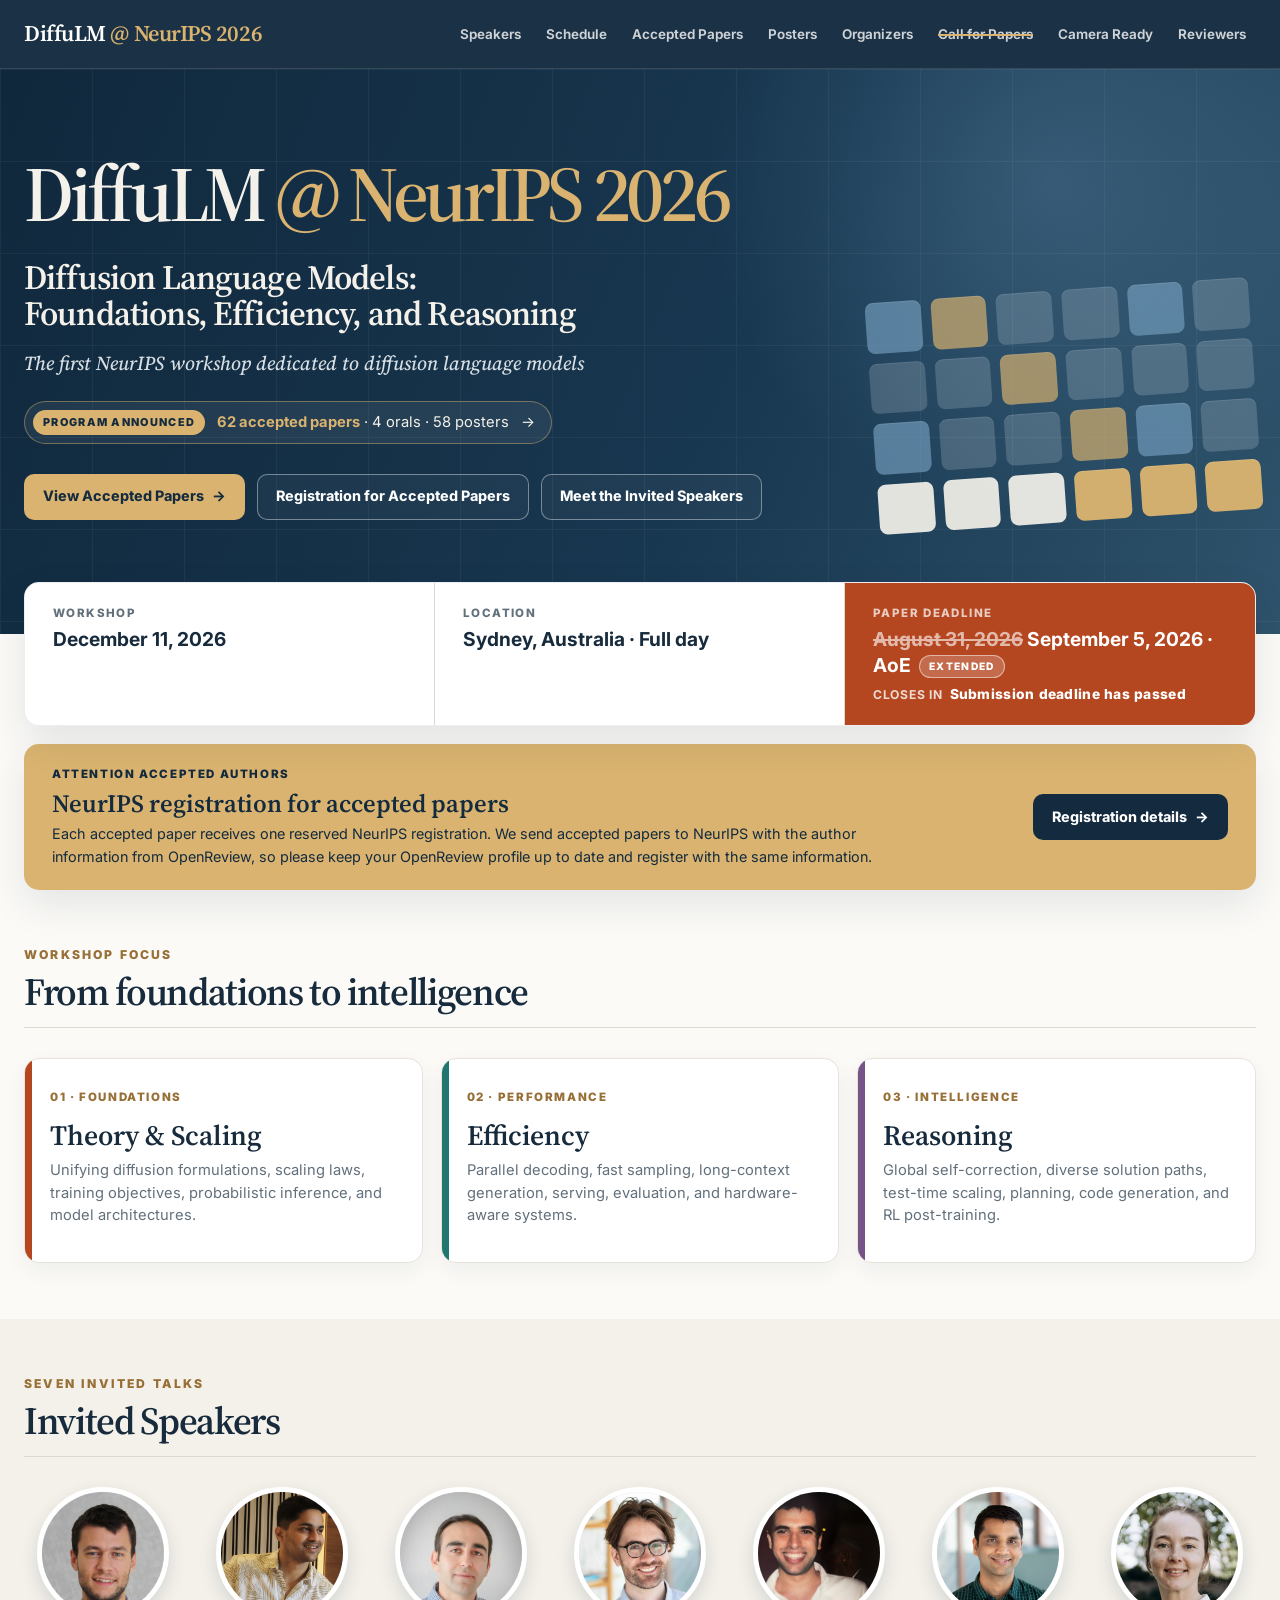
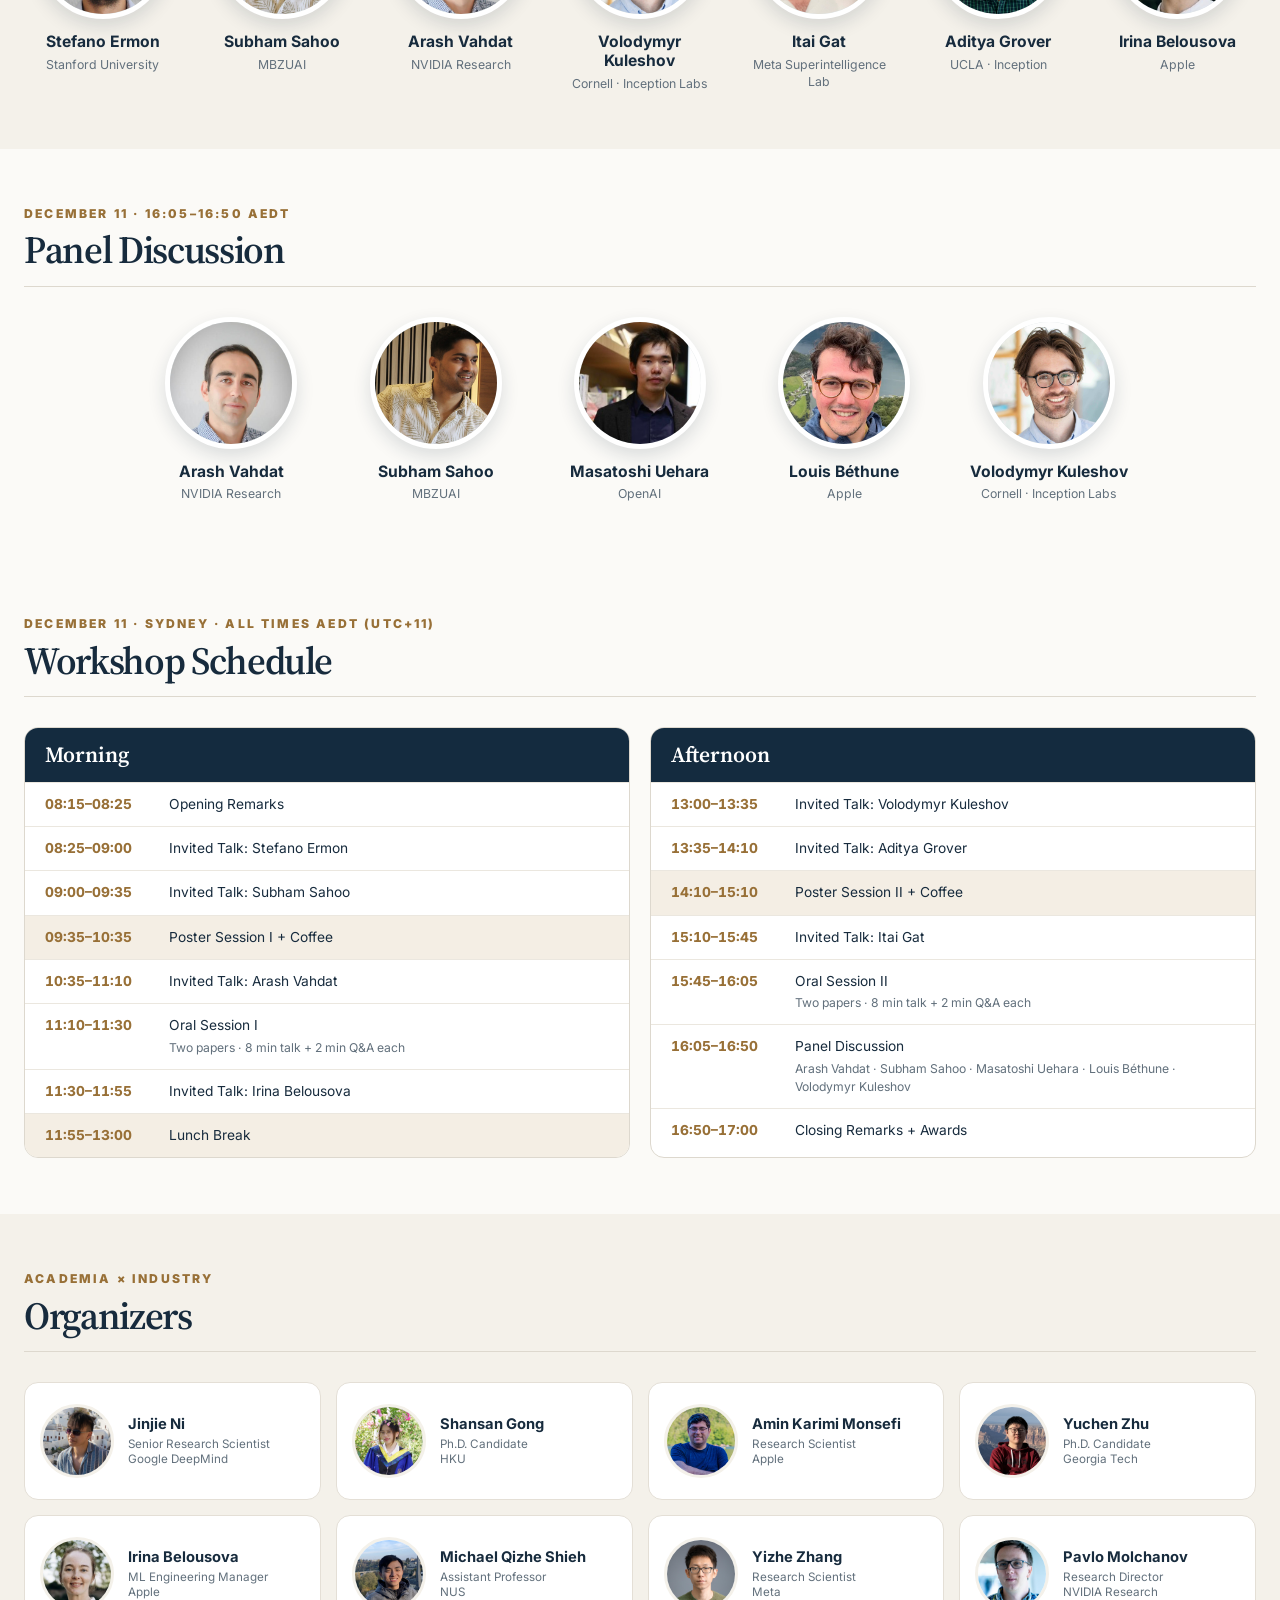
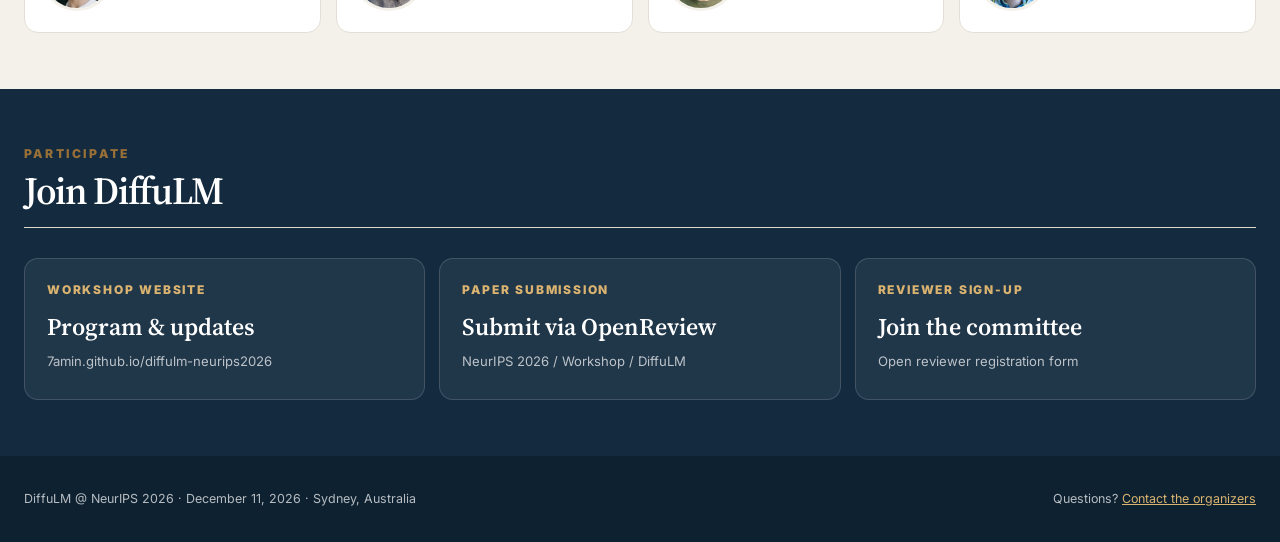
<file: index.html>
<!doctype html>
<html lang="en">
<head>
  <meta charset="utf-8">
  <meta name="viewport" content="width=device-width, initial-scale=1">
  <title>DiffuLM @ NeurIPS 2026</title>
  <meta name="description" content="DiffuLM @ NeurIPS 2026 — the first NeurIPS workshop dedicated to diffusion language models. December 11, 2026 in Sydney, Australia.">
  <meta name="theme-color" content="#142b3f">
  <meta property="og:title" content="DiffuLM @ NeurIPS 2026">
  <meta property="og:description" content="The first NeurIPS workshop dedicated to diffusion language models.">
  <meta property="og:type" content="website">
  <meta property="og:url" content="https://7amin.github.io/diffulm-neurips2026/">
  <meta property="og:image" content="https://7amin.github.io/diffulm-neurips2026/assets/og-image.png">
  <meta name="twitter:card" content="summary_large_image">
  <meta name="twitter:title" content="DiffuLM @ NeurIPS 2026">
  <meta name="twitter:description" content="The first NeurIPS workshop dedicated to diffusion language models.">
  <meta name="twitter:image" content="https://7amin.github.io/diffulm-neurips2026/assets/og-image.png">
  <link rel="icon" href="data:image/svg+xml,<svg xmlns='http://www.w3.org/2000/svg' viewBox='0 0 64 64'><rect width='64' height='64' rx='14' fill='%23142b3f'/><text x='32' y='45' font-family='Georgia,serif' font-size='34' fill='%23d9b36f' text-anchor='middle'>D</text></svg>">
  <link rel="preconnect" href="https://fonts.googleapis.com">
  <link rel="preconnect" href="https://fonts.gstatic.com" crossorigin>
  <link href="https://fonts.googleapis.com/css2?family=Inter:wght@400;500;600;700;800&amp;family=Source+Serif+4:ital,opsz,wght@0,8..60,500;0,8..60,600;1,8..60,500;1,8..60,600&amp;display=swap" rel="stylesheet">
  <link rel="stylesheet" href="assets/site.css?v=20261104b">
  <script src="assets/site.js?v=20261104b" defer></script>
</head>
<body>
  <a class="skip-link" href="#main">Skip to content</a>

  <nav class="site-nav" aria-label="Primary navigation">
    <div class="nav-inner">
      <a class="nav-brand" href="index.html" aria-label="DiffuLM home">DiffuLM <span>@ NeurIPS 2026</span></a>
      <div class="nav-links">
        <a class="nav-link" href="#speakers">Speakers</a>
        <a class="nav-link" href="#schedule">Schedule</a>
        <a class="nav-link" href="papers.html">Accepted Papers</a>
        <a class="nav-link" href="posters.html">Posters</a>
        <a class="nav-link" href="#organizers">Organizers</a>
        <a class="nav-link nav-link--closed" href="cfp.html" title="Submissions are closed"><s>Call for Papers</s><span class="visually-hidden"> (closed)</span></a>
        <a class="nav-link" href="camera-ready.html">Camera Ready</a>
        <a class="nav-link" href="reviewers.html">Reviewers</a>
      </div>
    </div>
  </nav>

  <main id="main">
    <header class="hero">
      <div class="hero-inner">
        <div>
          <h1><span class="brand-word">DiffuLM</span> <span class="event-word">@ NeurIPS 2026</span></h1>
          <p class="formal-title">Diffusion Language Models:<br>Foundations, Efficiency, and Reasoning</p>
          <p class="first-line">The first NeurIPS workshop dedicated to diffusion language models</p>
          <a class="hero-announce" href="papers.html">
            <span class="hero-announce-tag">Program announced</span>
            <span><strong>62 accepted papers</strong> · 4 orals · 58 posters</span>
            <span aria-hidden="true">→</span>
          </a>
          <div class="hero-actions">
            <a class="button button--gold" href="papers.html">View Accepted Papers <span aria-hidden="true">→</span></a>
            <a class="button button--outline" href="camera-ready.html#registration">Registration for Accepted Papers</a>
            <a class="button button--outline" href="#speakers">Meet the Invited Speakers</a>
          </div>
        </div>

        <div class="diffusion-figure" aria-hidden="true">
          <div class="token-grid">
            <i class="token"></i><i class="token"></i><i class="token"></i><i class="token"></i><i class="token"></i><i class="token"></i>
            <i class="token"></i><i class="token"></i><i class="token"></i><i class="token"></i><i class="token"></i><i class="token"></i>
            <i class="token"></i><i class="token"></i><i class="token"></i><i class="token"></i><i class="token"></i><i class="token"></i>
            <i class="token"></i><i class="token"></i><i class="token"></i><i class="token"></i><i class="token"></i><i class="token"></i>
          </div>
        </div>
      </div>
    </header>

    <div class="fact-strip" aria-label="Workshop details">
      <div class="fact"><span class="fact-label">Workshop</span><strong>December 11, 2026</strong></div>
      <div class="fact"><span class="fact-label">Location</span><strong>Sydney, Australia · Full day</strong></div>
      <div class="fact fact--deadline">
        <span class="fact-label">Paper deadline</span>
        <strong><s class="date-old">August 31, 2026</s> <span class="date-new">September 5, 2026 · AoE</span><span class="extended-tag">Extended</span></strong>
        <span class="countdown" data-countdown data-deadline="2026-09-06T12:00:00Z">
          <span class="countdown-label">Closes in</span>
          <span class="countdown-value" data-countdown-value>Calculating…</span>
        </span>
      </div>
    </div>

    <aside class="attention-banner" aria-labelledby="attention-title">
      <div>
        <p class="attention-label">Attention accepted authors</p>
        <h2 id="attention-title">NeurIPS registration for accepted papers</h2>
        <p>Each accepted paper receives one reserved NeurIPS registration. We send accepted papers to NeurIPS with the author information from OpenReview, so please keep your OpenReview profile up to date and register with the same information.</p>
      </div>
      <a class="button" href="camera-ready.html#registration">Registration details <span aria-hidden="true">→</span></a>
    </aside>

    <section class="section section--compact" aria-labelledby="focus-title">
      <div class="section-heading reveal">
        <div>
          <p class="eyebrow">Workshop focus</p>
          <h2 id="focus-title">From foundations to intelligence</h2>
        </div>
      </div>
      <div class="pillars reveal">
        <article class="pillar">
          <span class="pillar-index">01 · Foundations</span>
          <h3>Theory &amp; Scaling</h3>
          <p>Unifying diffusion formulations, scaling laws, training objectives, probabilistic inference, and model architectures.</p>
        </article>
        <article class="pillar">
          <span class="pillar-index">02 · Performance</span>
          <h3>Efficiency</h3>
          <p>Parallel decoding, fast sampling, long-context generation, serving, evaluation, and hardware-aware systems.</p>
        </article>
        <article class="pillar">
          <span class="pillar-index">03 · Intelligence</span>
          <h3>Reasoning</h3>
          <p>Global self-correction, diverse solution paths, test-time scaling, planning, code generation, and RL post-training.</p>
        </article>
      </div>
    </section>

    <section class="band--cream" id="speakers" aria-labelledby="speakers-title">
      <div class="section section--compact">
        <div class="section-heading reveal">
          <div>
            <p class="eyebrow">Seven invited talks</p>
            <h2 id="speakers-title">Invited Speakers</h2>
          </div>
        </div>
        <div class="speakers-grid reveal">
          <article class="speaker">
            <div class="speaker-photo"><img src="assets/people/stefano-ermon.jpg" alt="Stefano Ermon" width="800" height="800" loading="lazy"></div>
            <h3><a href="https://cs.stanford.edu/~ermon/" target="_blank" rel="noopener">Stefano Ermon</a></h3>
            <p class="speaker-affil">Stanford University</p>
          </article>
          <article class="speaker">
            <div class="speaker-photo"><img src="assets/people/subham-sahoo.jpg" alt="Subham Sahoo" width="800" height="800" loading="lazy"></div>
            <h3><a href="https://s-sahoo.com/" target="_blank" rel="noopener">Subham Sahoo</a></h3>
            <p class="speaker-affil">MBZUAI</p>
          </article>
          <article class="speaker">
            <div class="speaker-photo"><img src="assets/people/arash-vahdat.jpg" alt="Arash Vahdat" width="800" height="800" loading="lazy"></div>
            <h3><a href="http://latentspace.cc" target="_blank" rel="noopener">Arash Vahdat</a></h3>
            <p class="speaker-affil">NVIDIA Research</p>
          </article>
          <article class="speaker">
            <div class="speaker-photo"><img src="assets/people/volodymyr-kuleshov.jpg" alt="Volodymyr Kuleshov" width="800" height="800" loading="lazy"></div>
            <h3><a href="https://www.cs.cornell.edu/~kuleshov/" target="_blank" rel="noopener">Volodymyr Kuleshov</a></h3>
            <p class="speaker-affil">Cornell · Inception Labs</p>
          </article>
          <article class="speaker">
            <div class="speaker-photo"><img src="assets/people/itai-gat.jpg" alt="Itai Gat" width="800" height="800" loading="lazy"></div>
            <h3><a href="https://itaigat.com" target="_blank" rel="noopener">Itai Gat</a></h3>
            <p class="speaker-affil">Meta Superintelligence Lab</p>
          </article>
          <article class="speaker">
            <div class="speaker-photo"><img src="assets/people/aditya-grover.jpg" alt="Aditya Grover" width="800" height="800" loading="lazy"></div>
            <h3><a href="https://aditya-grover.github.io/" target="_blank" rel="noopener">Aditya Grover</a></h3>
            <p class="speaker-affil">UCLA · Inception</p>
          </article>
          <article class="speaker">
            <div class="speaker-photo"><img src="assets/people/irina-belousova.jpg" alt="Irina Belousova" width="800" height="800" loading="lazy"></div>
            <h3><a href="https://www.linkedin.com/in/ibelous/" target="_blank" rel="noopener">Irina Belousova</a></h3>
            <p class="speaker-affil">Apple</p>
          </article>
        </div>
      </div>
    </section>

    <section id="panel" aria-labelledby="panel-title">
      <div class="section section--compact">
        <div class="section-heading reveal">
          <div>
            <p class="eyebrow">December 11 · 16:05–16:50 AEDT</p>
            <h2 id="panel-title">Panel Discussion</h2>
          </div>
        </div>
        <div class="speakers-grid speakers-grid--panel reveal">
          <article class="speaker">
            <div class="speaker-photo"><img src="assets/people/arash-vahdat.jpg" alt="Arash Vahdat" width="800" height="800" loading="lazy"></div>
            <h3><a href="http://latentspace.cc" target="_blank" rel="noopener">Arash Vahdat</a></h3>
            <p class="speaker-affil">NVIDIA Research</p>
          </article>
          <article class="speaker">
            <div class="speaker-photo"><img src="assets/people/subham-sahoo.jpg" alt="Subham Sahoo" width="800" height="800" loading="lazy"></div>
            <h3><a href="https://s-sahoo.com/" target="_blank" rel="noopener">Subham Sahoo</a></h3>
            <p class="speaker-affil">MBZUAI</p>
          </article>
          <article class="speaker">
            <div class="speaker-photo"><img src="assets/people/masatoshi-uehara.jpg?v=2" alt="Masatoshi Uehara" width="800" height="800" loading="lazy"></div>
            <h3><a href="https://scholar.google.com/citations?user=xuLKJboAAAAJ&amp;hl=en" target="_blank" rel="noopener">Masatoshi Uehara</a></h3>
            <p class="speaker-affil">OpenAI</p>
          </article>
          <article class="speaker">
            <div class="speaker-photo"><img src="assets/people/louis-bethune.jpg" alt="Louis Béthune" width="800" height="800" loading="lazy"></div>
            <h3><a href="https://louis-bethune.fr" target="_blank" rel="noopener">Louis Béthune</a></h3>
            <p class="speaker-affil">Apple</p>
          </article>
          <article class="speaker">
            <div class="speaker-photo"><img src="assets/people/volodymyr-kuleshov.jpg" alt="Volodymyr Kuleshov" width="800" height="800" loading="lazy"></div>
            <h3><a href="https://www.cs.cornell.edu/~kuleshov/" target="_blank" rel="noopener">Volodymyr Kuleshov</a></h3>
            <p class="speaker-affil">Cornell · Inception Labs</p>
          </article>
        </div>
      </div>
    </section>

    <section id="schedule" aria-labelledby="schedule-title">
      <div class="section section--compact">
        <div class="section-heading reveal">
          <div><p class="eyebrow">December 11 · Sydney · All times AEDT (UTC+11)</p><h2 id="schedule-title">Workshop Schedule</h2></div>
        </div>
        <div class="schedule-grid reveal">
          <article class="schedule-card">
            <h3>Morning</h3>
            <div class="schedule-row"><time>08:15–08:25</time><span>Opening Remarks</span></div>
            <div class="schedule-row"><time>08:25–09:00</time><span>Invited Talk: Stefano Ermon</span></div>
            <div class="schedule-row"><time>09:00–09:35</time><span>Invited Talk: Subham Sahoo</span></div>
            <div class="schedule-row break"><time>09:35–10:35</time><span>Poster Session I + Coffee</span></div>
            <div class="schedule-row"><time>10:35–11:10</time><span>Invited Talk: Arash Vahdat</span></div>
            <div class="schedule-row"><time>11:10–11:30</time><span>Oral Session I<small>Two papers · 8 min talk + 2 min Q&amp;A each</small></span></div>
            <div class="schedule-row"><time>11:30–11:55</time><span>Invited Talk: Irina Belousova</span></div>
            <div class="schedule-row break"><time>11:55–13:00</time><span>Lunch Break</span></div>
          </article>
          <article class="schedule-card">
            <h3>Afternoon</h3>
            <div class="schedule-row"><time>13:00–13:35</time><span>Invited Talk: Volodymyr Kuleshov</span></div>
            <div class="schedule-row"><time>13:35–14:10</time><span>Invited Talk: Aditya Grover</span></div>
            <div class="schedule-row break"><time>14:10–15:10</time><span>Poster Session II + Coffee</span></div>
            <div class="schedule-row"><time>15:10–15:45</time><span>Invited Talk: Itai Gat</span></div>
            <div class="schedule-row"><time>15:45–16:05</time><span>Oral Session II<small>Two papers · 8 min talk + 2 min Q&amp;A each</small></span></div>
            <div class="schedule-row"><time>16:05–16:50</time><span>Panel Discussion<small>Arash Vahdat · Subham Sahoo · Masatoshi Uehara · Louis Béthune · Volodymyr Kuleshov</small></span></div>
            <div class="schedule-row"><time>16:50–17:00</time><span>Closing Remarks + Awards</span></div>
          </article>
        </div>
      </div>
    </section>

    <section class="band--cream" id="organizers" aria-labelledby="organizers-title">
      <div class="section section--compact">
        <div class="section-heading reveal">
          <div>
            <p class="eyebrow">Academia × Industry</p>
            <h2 id="organizers-title">Organizers</h2>
          </div>
        </div>
        <div class="organizer-grid reveal">
          <article class="organizer">
            <div class="organizer-photo"><img src="assets/people/jinjie-ni.jpg" alt="Jinjie Ni" width="800" height="800" loading="lazy"></div>
            <div><h3><a href="https://jinjieni.github.io/" target="_blank" rel="noopener">Jinjie Ni</a></h3><p>Senior Research Scientist<br>Google DeepMind</p></div>
          </article>
          <article class="organizer">
            <div class="organizer-photo"><img src="assets/people/shansan-gong.jpg" alt="Shansan Gong" width="800" height="800" loading="lazy"></div>
            <div><h3><a href="https://summmeer.github.io/" target="_blank" rel="noopener">Shansan Gong</a></h3><p>Ph.D. Candidate<br>HKU</p></div>
          </article>
          <article class="organizer">
            <div class="organizer-photo"><img src="assets/people/amin-karimi-monsefi.jpg" alt="Amin Karimi Monsefi" width="800" height="800" loading="lazy"></div>
            <div><h3><a href="https://7amin.github.io/" target="_blank" rel="noopener">Amin Karimi Monsefi</a></h3><p>Research Scientist<br>Apple</p></div>
          </article>
          <article class="organizer">
            <div class="organizer-photo"><img src="assets/people/yuchen-zhu.jpg" alt="Yuchen Zhu" width="800" height="800" loading="lazy"></div>
            <div><h3><a href="https://yuchen-zhu-zyc.github.io" target="_blank" rel="noopener">Yuchen Zhu</a></h3><p>Ph.D. Candidate<br>Georgia Tech</p></div>
          </article>
          <article class="organizer">
            <div class="organizer-photo"><img src="assets/people/irina-belousova.jpg" alt="Irina Belousova" width="800" height="800" loading="lazy"></div>
            <div><h3><a href="https://www.linkedin.com/in/ibelous/" target="_blank" rel="noopener">Irina Belousova</a></h3><p>ML Engineering Manager<br>Apple</p></div>
          </article>
          <article class="organizer">
            <div class="organizer-photo"><img src="assets/people/michael-qizhe-shieh.jpg" alt="Michael Qizhe Shieh" width="800" height="800" loading="lazy"></div>
            <div><h3><a href="https://qizhex.github.io/" target="_blank" rel="noopener">Michael Qizhe Shieh</a></h3><p>Assistant Professor<br>NUS</p></div>
          </article>
          <article class="organizer">
            <div class="organizer-photo"><img src="assets/people/yizhe-zhang.jpg" alt="Yizhe Zhang" width="800" height="800" loading="lazy"></div>
            <div><h3><a href="https://dreasysnail.github.io/" target="_blank" rel="noopener">Yizhe Zhang</a></h3><p>Research Scientist<br>Meta</p></div>
          </article>
          <article class="organizer">
            <div class="organizer-photo"><img src="assets/people/pavlo-molchanov.jpg" alt="Pavlo Molchanov" width="800" height="800" loading="lazy"></div>
            <div><h3><a href="https://pmolchanov.com/" target="_blank" rel="noopener">Pavlo Molchanov</a></h3><p>Research Director<br>NVIDIA Research</p></div>
          </article>
        </div>
      </div>
    </section>

    <section class="band--navy" aria-labelledby="links-title">
      <div class="section section--compact">
        <div class="section-heading reveal">
          <div><p class="eyebrow">Participate</p><h2 id="links-title">Join DiffuLM</h2></div>
        </div>
        <div class="link-dock reveal">
          <a class="dock-link" href="https://7amin.github.io/diffulm-neurips2026/" target="_blank" rel="noopener">
            <span class="dock-label">Workshop website</span>
            <strong>Program &amp; updates</strong>
            <span class="dock-url">7amin.github.io/diffulm-neurips2026</span>
          </a>
          <a class="dock-link" href="https://openreview.net/group?id=NeurIPS.cc/2026/Workshop/DiffuLM" target="_blank" rel="noopener">
            <span class="dock-label">Paper submission</span>
            <strong>Submit via OpenReview</strong>
            <span class="dock-url">NeurIPS 2026 / Workshop / DiffuLM</span>
          </a>
          <a class="dock-link" href="https://docs.google.com/forms/d/e/1FAIpQLScshblF4A4a73HL4M5H2XjHpYoo7YpVj2d7eaMZzkwT3WhE0w/viewform" target="_blank" rel="noopener">
            <span class="dock-label">Reviewer sign-up</span>
            <strong>Join the committee</strong>
            <span class="dock-url">Open reviewer registration form</span>
          </a>
        </div>
      </div>
    </section>
  </main>

  <footer class="site-footer">
    <div class="footer-inner">
      <span>DiffuLM @ NeurIPS 2026 · December 11, 2026 · Sydney, Australia</span>
      <span>Questions? <a href="mailto:amin.karimi1992@gmail.com?subject=DiffuLM%20%E2%80%94%20NeurIPS%202026%20Workshop">Contact the organizers</a></span>
    </div>
  </footer>
</body>
</html>
</file>
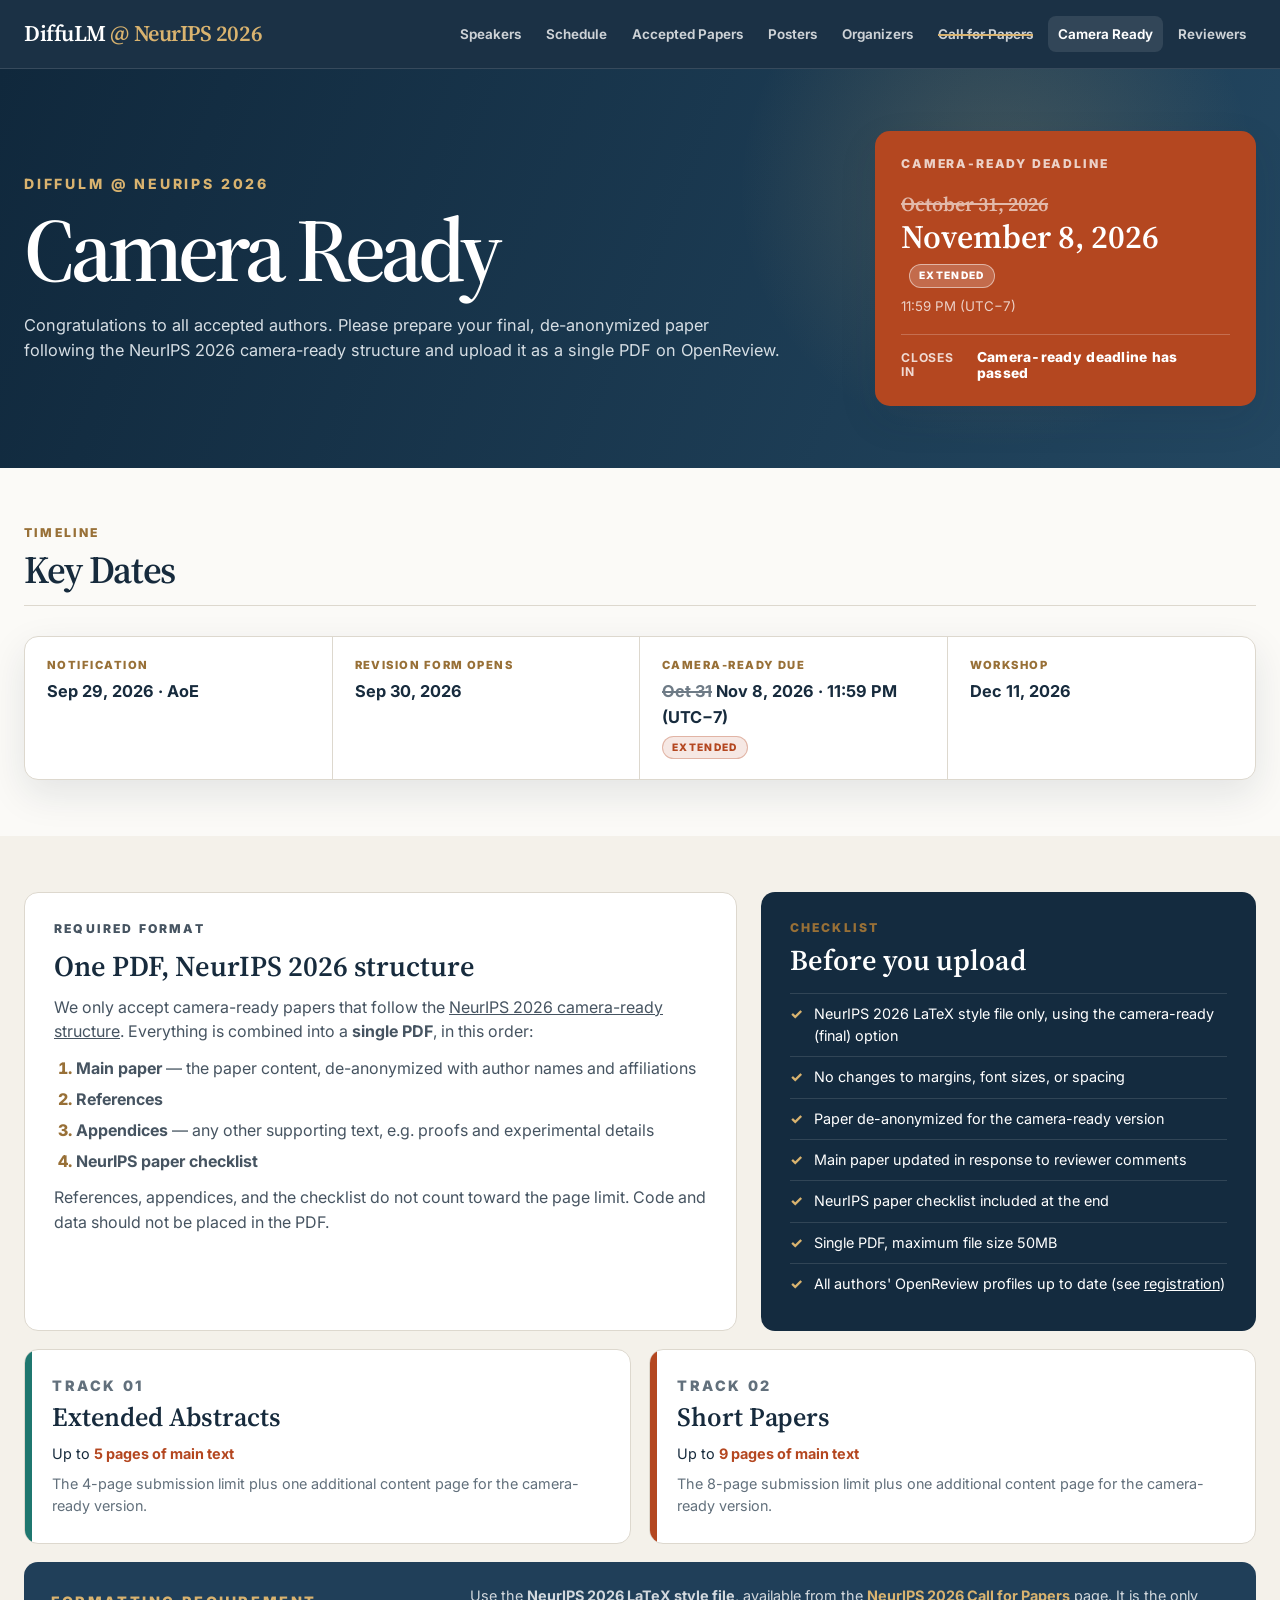
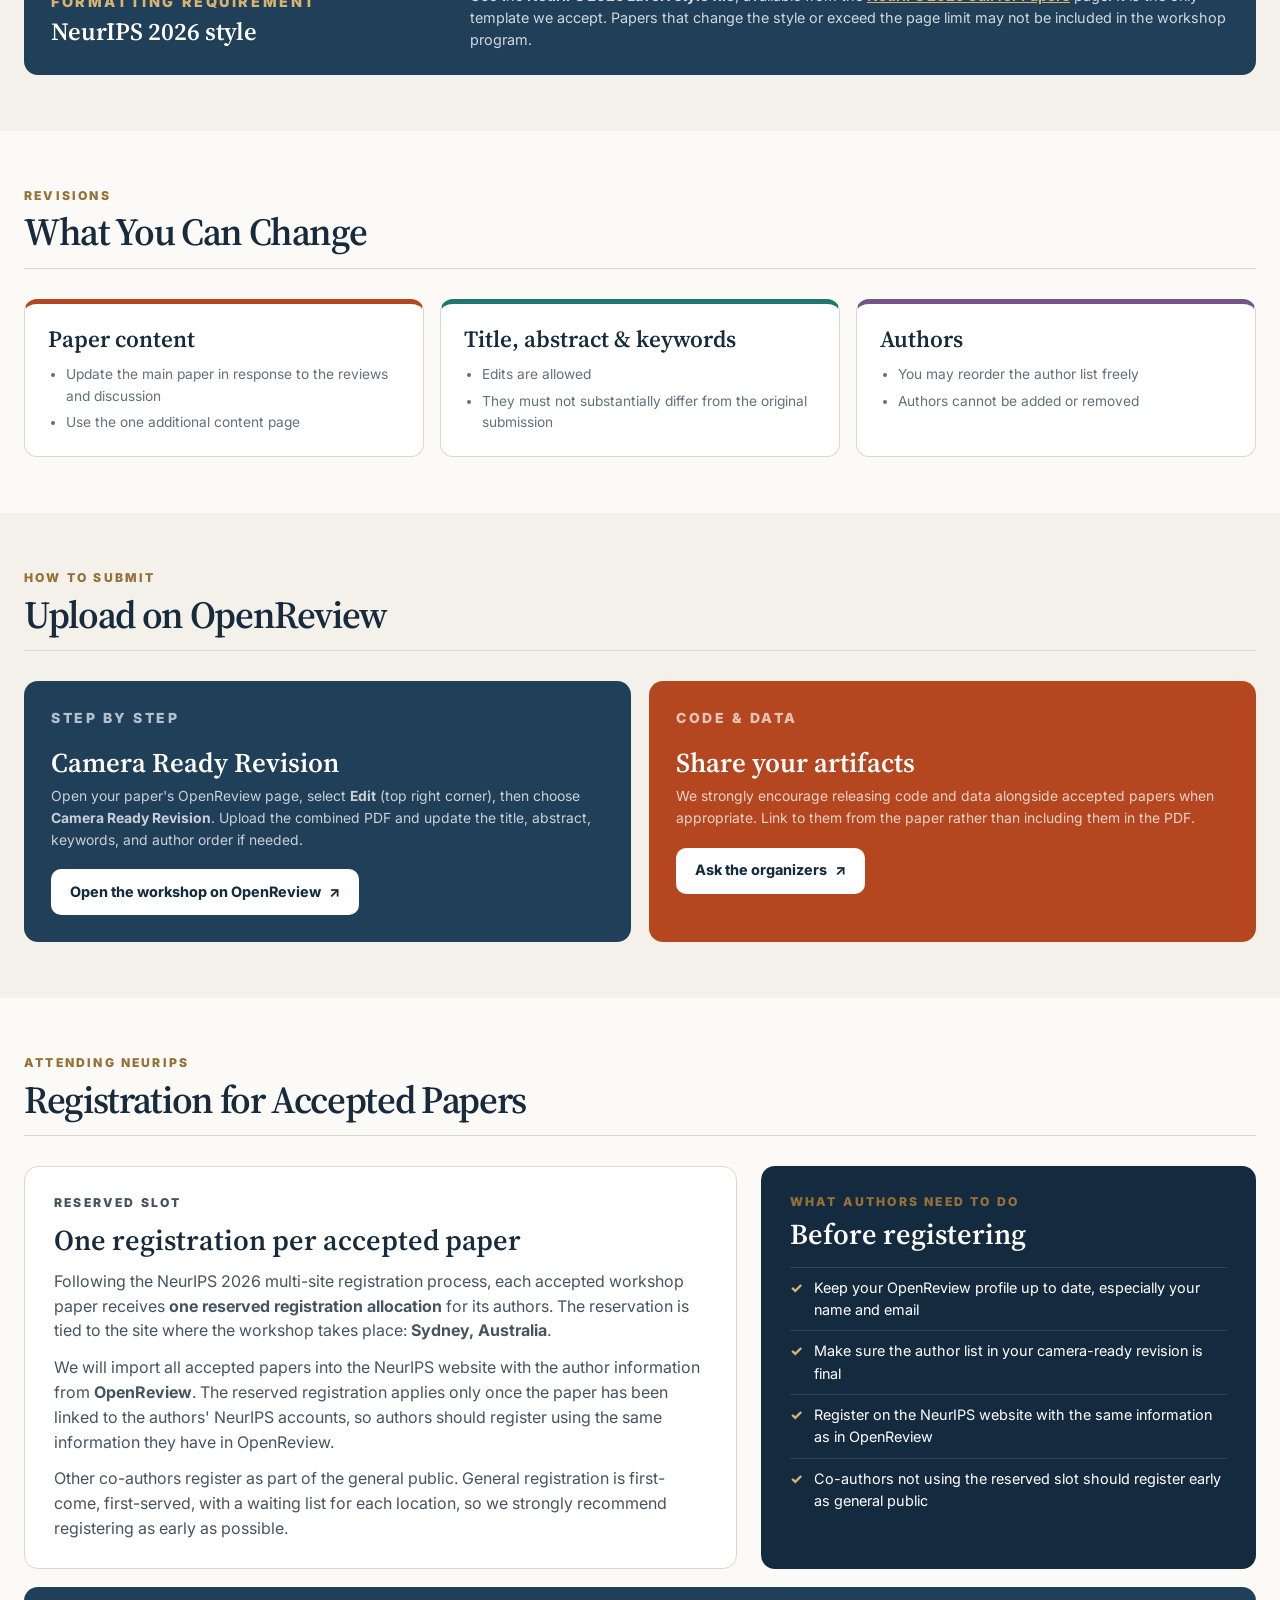
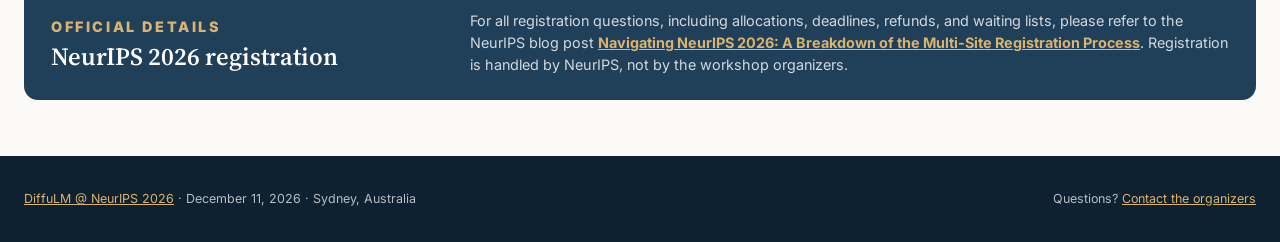
<file: camera-ready.html>
<!doctype html>
<html lang="en">
<head>
  <meta charset="utf-8">
  <meta name="viewport" content="width=device-width, initial-scale=1">
  <title>Camera Ready · DiffuLM @ NeurIPS 2026</title>
  <meta name="description" content="Camera-ready instructions for accepted DiffuLM @ NeurIPS 2026 papers. Deadline extended: camera-ready versions are now due November 8, 2026, 11:59 PM (UTC−7) on OpenReview.">
  <meta name="theme-color" content="#142b3f">
  <meta property="og:title" content="Camera Ready · DiffuLM @ NeurIPS 2026">
  <meta property="og:description" content="Camera-ready instructions for accepted DiffuLM @ NeurIPS 2026 papers.">
  <meta property="og:type" content="website">
  <meta property="og:url" content="https://7amin.github.io/diffulm-neurips2026/camera-ready.html">
  <meta property="og:image" content="https://7amin.github.io/diffulm-neurips2026/assets/og-image.png">
  <meta name="twitter:card" content="summary_large_image">
  <meta name="twitter:title" content="Camera Ready · DiffuLM @ NeurIPS 2026">
  <meta name="twitter:description" content="Deadline extended — camera-ready versions are now due November 8, 2026, 11:59 PM (UTC−7).">
  <meta name="twitter:image" content="https://7amin.github.io/diffulm-neurips2026/assets/og-image.png">
  <link rel="icon" href="data:image/svg+xml,<svg xmlns='http://www.w3.org/2000/svg' viewBox='0 0 64 64'><rect width='64' height='64' rx='14' fill='%23142b3f'/><text x='32' y='45' font-family='Georgia,serif' font-size='34' fill='%23d9b36f' text-anchor='middle'>D</text></svg>">
  <link rel="preconnect" href="https://fonts.googleapis.com">
  <link rel="preconnect" href="https://fonts.gstatic.com" crossorigin>
  <link href="https://fonts.googleapis.com/css2?family=Inter:wght@400;500;600;700;800&amp;family=Source+Serif+4:ital,opsz,wght@0,8..60,500;0,8..60,600;1,8..60,500;1,8..60,600&amp;display=swap" rel="stylesheet">
  <link rel="stylesheet" href="assets/site.css?v=20261104b">
  <script src="assets/site.js?v=20261104b" defer></script>
</head>
<body>
  <a class="skip-link" href="#main">Skip to content</a>

  <nav class="site-nav" aria-label="Primary navigation">
    <div class="nav-inner">
      <a class="nav-brand" href="index.html" aria-label="DiffuLM home">DiffuLM <span>@ NeurIPS 2026</span></a>
      <div class="nav-links">
        <a class="nav-link" href="index.html#speakers">Speakers</a>
        <a class="nav-link" href="index.html#schedule">Schedule</a>
        <a class="nav-link" href="papers.html">Accepted Papers</a>
        <a class="nav-link" href="posters.html">Posters</a>
        <a class="nav-link" href="index.html#organizers">Organizers</a>
        <a class="nav-link nav-link--closed" href="cfp.html" title="Submissions are closed"><s>Call for Papers</s><span class="visually-hidden"> (closed)</span></a>
        <a class="nav-link" href="camera-ready.html" aria-current="page">Camera Ready</a>
        <a class="nav-link" href="reviewers.html">Reviewers</a>
      </div>
    </div>
  </nav>

  <main id="main">
    <header class="subhero">
      <div class="subhero-inner">
        <div>
          <p class="kicker">DiffuLM @ NeurIPS 2026</p>
          <h1>Camera Ready</h1>
          <p class="subhero-copy">Congratulations to all accepted authors. Please prepare your final, de-anonymized paper following the NeurIPS 2026 camera-ready structure and upload it as a single PDF on OpenReview.</p>
        </div>
        <div class="deadline-box">
          <span>Camera-ready deadline</span>
          <strong><s class="date-old">October 31, 2026</s></strong>
          <strong class="date-new">November 8, 2026<span class="extended-tag">Extended</span></strong>
          <small>11:59 PM (UTC−7)</small>
          <span class="countdown countdown--deadline" data-countdown data-deadline="2026-11-08T23:59:00-07:00" data-passed="Camera-ready deadline has passed">
            <span class="countdown-label">Closes in</span>
            <span class="countdown-value" data-countdown-value>Calculating…</span>
          </span>
        </div>
      </div>
    </header>

    <section class="section section--compact" aria-labelledby="cr-dates-title">
      <div class="section-heading reveal">
        <div><p class="eyebrow">Timeline</p><h2 id="cr-dates-title">Key Dates</h2></div>
      </div>
      <div class="date-grid reveal">
        <div class="date-card"><span>Notification</span><strong>Sep 29, 2026 · AoE</strong></div>
        <div class="date-card"><span>Revision form opens</span><strong>Sep 30, 2026</strong></div>
        <div class="date-card"><span>Camera-ready due</span><strong><s class="date-old">Oct 31</s> <span class="date-new">Nov 8, 2026 · 11:59 PM (UTC−7)</span></strong><span class="extended-tag">Extended</span></div>
        <div class="date-card"><span>Workshop</span><strong>Dec 11, 2026</strong></div>
      </div>
    </section>

    <section class="band--cream" aria-labelledby="format-title">
      <div class="section section--compact">
        <div class="cfp-overview reveal">
          <article class="copy-card">
            <p class="eyebrow">Required format</p>
            <h2 id="format-title">One PDF, NeurIPS 2026 structure</h2>
            <p>We only accept camera-ready papers that follow the <a href="https://neurips.cc/Conferences/2026/MainTrackHandbook" target="_blank" rel="noopener">NeurIPS 2026 camera-ready structure</a>. Everything is combined into a <strong>single PDF</strong>, in this order:</p>
            <ol class="pdf-order">
              <li><strong>Main paper</strong> — the paper content, de-anonymized with author names and affiliations</li>
              <li><strong>References</strong></li>
              <li><strong>Appendices</strong> — any other supporting text, e.g. proofs and experimental details</li>
              <li><strong>NeurIPS paper checklist</strong></li>
            </ol>
            <p>References, appendices, and the checklist do not count toward the page limit. Code and data should not be placed in the PDF.</p>
          </article>
          <aside class="requirements-card" aria-label="Camera-ready requirements">
            <p class="eyebrow">Checklist</p>
            <h2>Before you upload</h2>
            <ul>
              <li>NeurIPS 2026 LaTeX style file only, using the camera-ready (final) option</li>
              <li>No changes to margins, font sizes, or spacing</li>
              <li>Paper de-anonymized for the camera-ready version</li>
              <li>Main paper updated in response to reviewer comments</li>
              <li>NeurIPS paper checklist included at the end</li>
              <li>Single PDF, maximum file size 50MB</li>
              <li>All authors' OpenReview profiles up to date (see <a href="#registration">registration</a>)</li>
            </ul>
          </aside>
        </div>
        <div class="track-grid reveal" aria-label="Camera-ready page limits">
          <article class="track-card track-card--abstract">
            <p class="eyebrow">Track 01</p>
            <h3>Extended Abstracts</h3>
            <p class="track-length">Up to <strong>5 pages of main text</strong></p>
            <p>The 4-page submission limit plus one additional content page for the camera-ready version.</p>
          </article>
          <article class="track-card track-card--short">
            <p class="eyebrow">Track 02</p>
            <h3>Short Papers</h3>
            <p class="track-length">Up to <strong>9 pages of main text</strong></p>
            <p>The 8-page submission limit plus one additional content page for the camera-ready version.</p>
          </article>
        </div>
        <div class="format-notice reveal">
          <div>
            <p class="eyebrow">Formatting requirement</p>
            <h3>NeurIPS 2026 style</h3>
          </div>
          <p>Use the <strong>NeurIPS 2026 LaTeX style file</strong>, available from the <a href="https://neurips.cc/Conferences/2026/CallForPapers" target="_blank" rel="noopener">NeurIPS 2026 Call for Papers</a> page. It is the only template we accept. Papers that change the style or exceed the page limit may not be included in the workshop program.</p>
        </div>
      </div>
    </section>

    <section class="section section--compact" aria-labelledby="changes-title">
      <div class="section-heading reveal">
        <div><p class="eyebrow">Revisions</p><h2 id="changes-title">What You Can Change</h2></div>
      </div>
      <div class="topic-grid reveal">
        <article class="topic-card">
          <h3>Paper content</h3>
          <ul>
            <li>Update the main paper in response to the reviews and discussion</li>
            <li>Use the one additional content page</li>
          </ul>
        </article>
        <article class="topic-card">
          <h3>Title, abstract &amp; keywords</h3>
          <ul>
            <li>Edits are allowed</li>
            <li>They must not substantially differ from the original submission</li>
          </ul>
        </article>
        <article class="topic-card">
          <h3>Authors</h3>
          <ul>
            <li>You may reorder the author list freely</li>
            <li>Authors cannot be added or removed</li>
          </ul>
        </article>
      </div>
    </section>

    <section class="band--cream" aria-labelledby="upload-title">
      <div class="section section--compact">
        <div class="section-heading reveal">
          <div><p class="eyebrow">How to submit</p><h2 id="upload-title">Upload on OpenReview</h2></div>
        </div>
        <div class="action-grid reveal">
          <article class="action-card">
            <p class="eyebrow">Step by step</p>
            <h3>Camera Ready Revision</h3>
            <p>Open your paper's OpenReview page, select <strong>Edit</strong> (top right corner), then choose <strong>Camera Ready Revision</strong>. Upload the combined PDF and update the title, abstract, keywords, and author order if needed.</p>
            <a class="button" href="https://openreview.net/group?id=NeurIPS.cc/2026/Workshop/DiffuLM" target="_blank" rel="noopener">Open the workshop on OpenReview <span aria-hidden="true">↗</span></a>
          </article>
          <article class="action-card">
            <p class="eyebrow">Code &amp; data</p>
            <h3>Share your artifacts</h3>
            <p>We strongly encourage releasing code and data alongside accepted papers when appropriate. Link to them from the paper rather than including them in the PDF.</p>
            <a class="button" href="mailto:amin.karimi1992@gmail.com?subject=DiffuLM%20%E2%80%94%20Camera%20Ready%20Question">Ask the organizers <span aria-hidden="true">↗</span></a>
          </article>
        </div>
      </div>
    </section>
    <section class="section section--compact" id="registration" aria-labelledby="registration-title">
      <div class="section-heading reveal">
        <div><p class="eyebrow">Attending NeurIPS</p><h2 id="registration-title">Registration for Accepted Papers</h2></div>
      </div>
      <div class="cfp-overview reveal">
        <article class="copy-card">
          <p class="eyebrow">Reserved slot</p>
          <h2>One registration per accepted paper</h2>
          <p>Following the NeurIPS 2026 multi-site registration process, each accepted workshop paper receives <strong>one reserved registration allocation</strong> for its authors. The reservation is tied to the site where the workshop takes place: <strong>Sydney, Australia</strong>.</p>
          <p>We will import all accepted papers into the NeurIPS website with the author information from <strong>OpenReview</strong>. The reserved registration applies only once the paper has been linked to the authors' NeurIPS accounts, so authors should register using the same information they have in OpenReview.</p>
          <p>Other co-authors register as part of the general public. General registration is first-come, first-served, with a waiting list for each location, so we strongly recommend registering as early as possible.</p>
        </article>
        <aside class="requirements-card" aria-label="Registration steps for authors">
          <p class="eyebrow">What authors need to do</p>
          <h2>Before registering</h2>
          <ul>
            <li>Keep your OpenReview profile up to date, especially your name and email</li>
            <li>Make sure the author list in your camera-ready revision is final</li>
            <li>Register on the NeurIPS website with the same information as in OpenReview</li>
            <li>Co-authors not using the reserved slot should register early as general public</li>
          </ul>
        </aside>
      </div>
      <div class="format-notice reveal">
        <div>
          <p class="eyebrow">Official details</p>
          <h3>NeurIPS 2026 registration</h3>
        </div>
        <p>For all registration questions, including allocations, deadlines, refunds, and waiting lists, please refer to the NeurIPS blog post <a href="https://blog.neurips.cc/2026/08/27/navigating-neurips-2026-a-breakdown-of-the-multi-site-registration-process/" target="_blank" rel="noopener">Navigating NeurIPS 2026: A Breakdown of the Multi-Site Registration Process</a>. Registration is handled by NeurIPS, not by the workshop organizers.</p>
      </div>
    </section>
  </main>

  <footer class="site-footer">
    <div class="footer-inner">
      <span><a href="index.html">DiffuLM @ NeurIPS 2026</a> · December 11, 2026 · Sydney, Australia</span>
      <span>Questions? <a href="mailto:amin.karimi1992@gmail.com?subject=DiffuLM%20%E2%80%94%20NeurIPS%202026%20Workshop">Contact the organizers</a></span>
    </div>
  </footer>
</body>
</html>
</file>
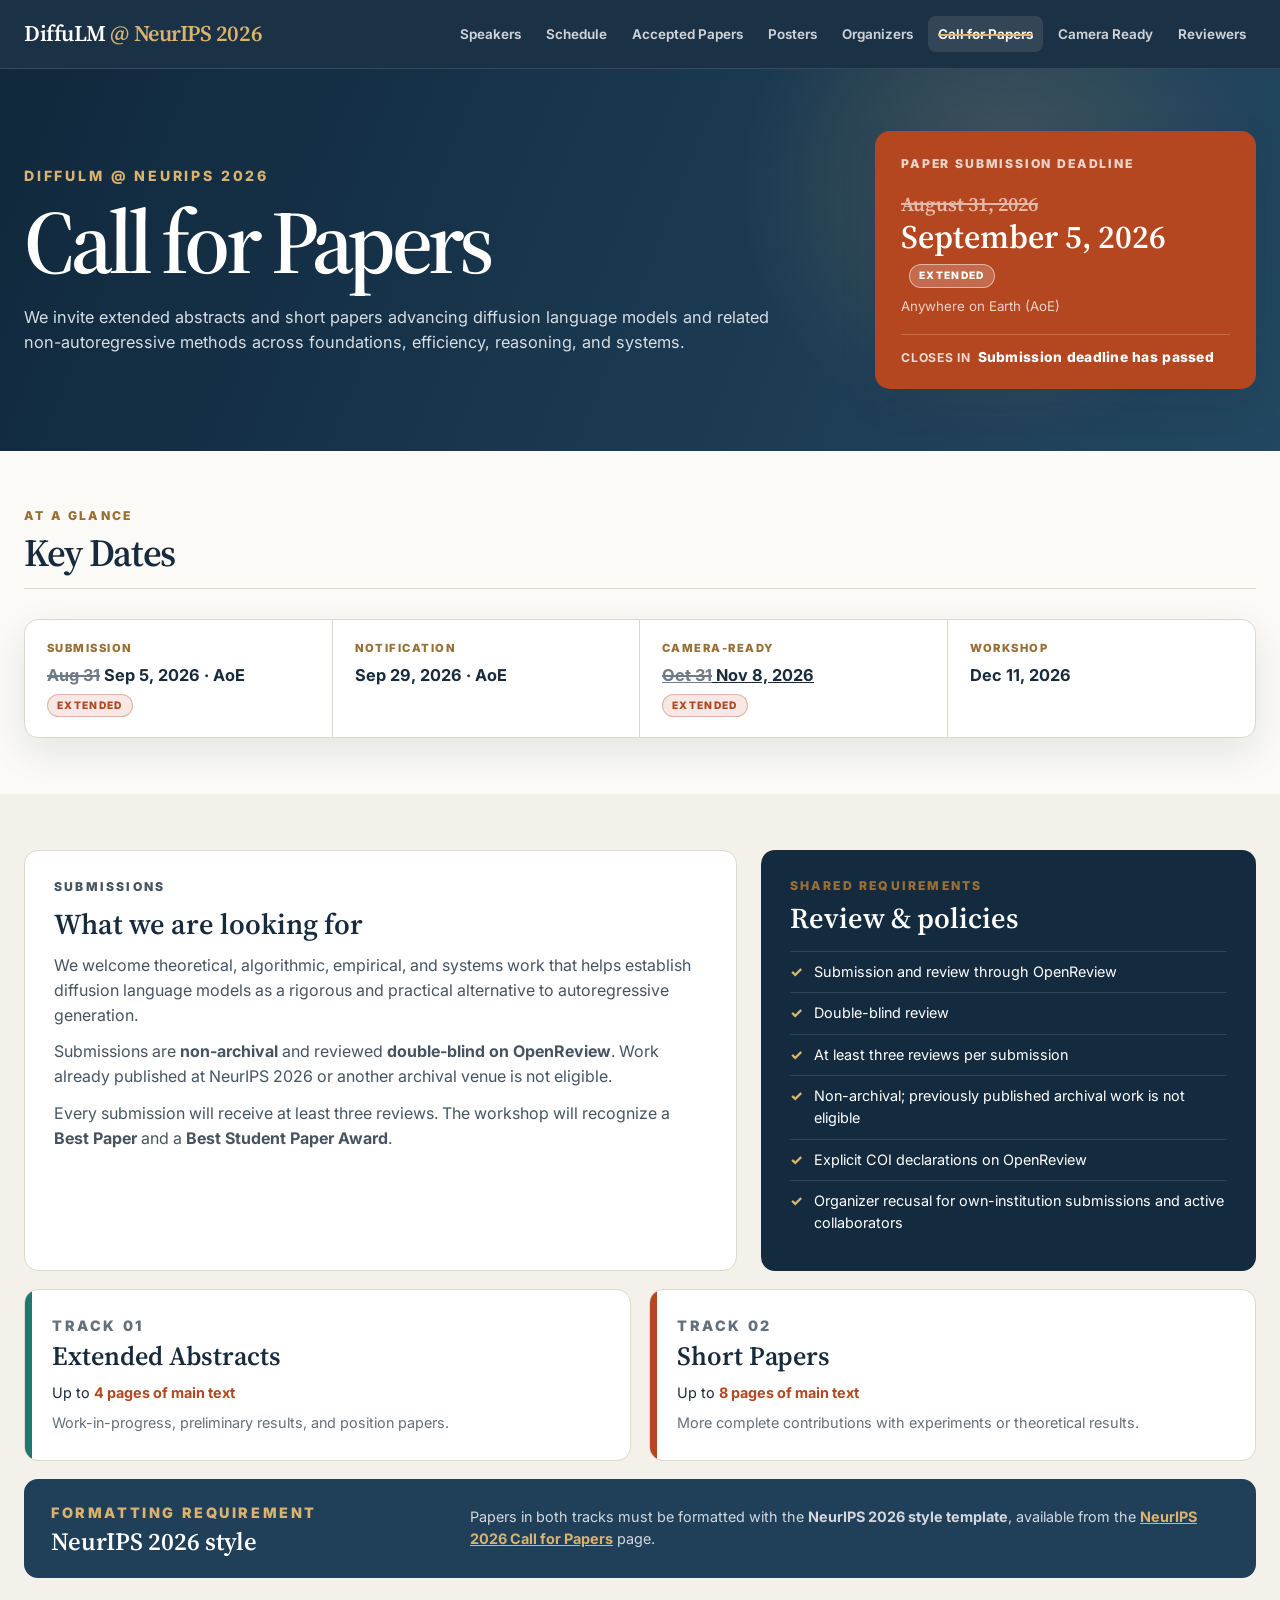
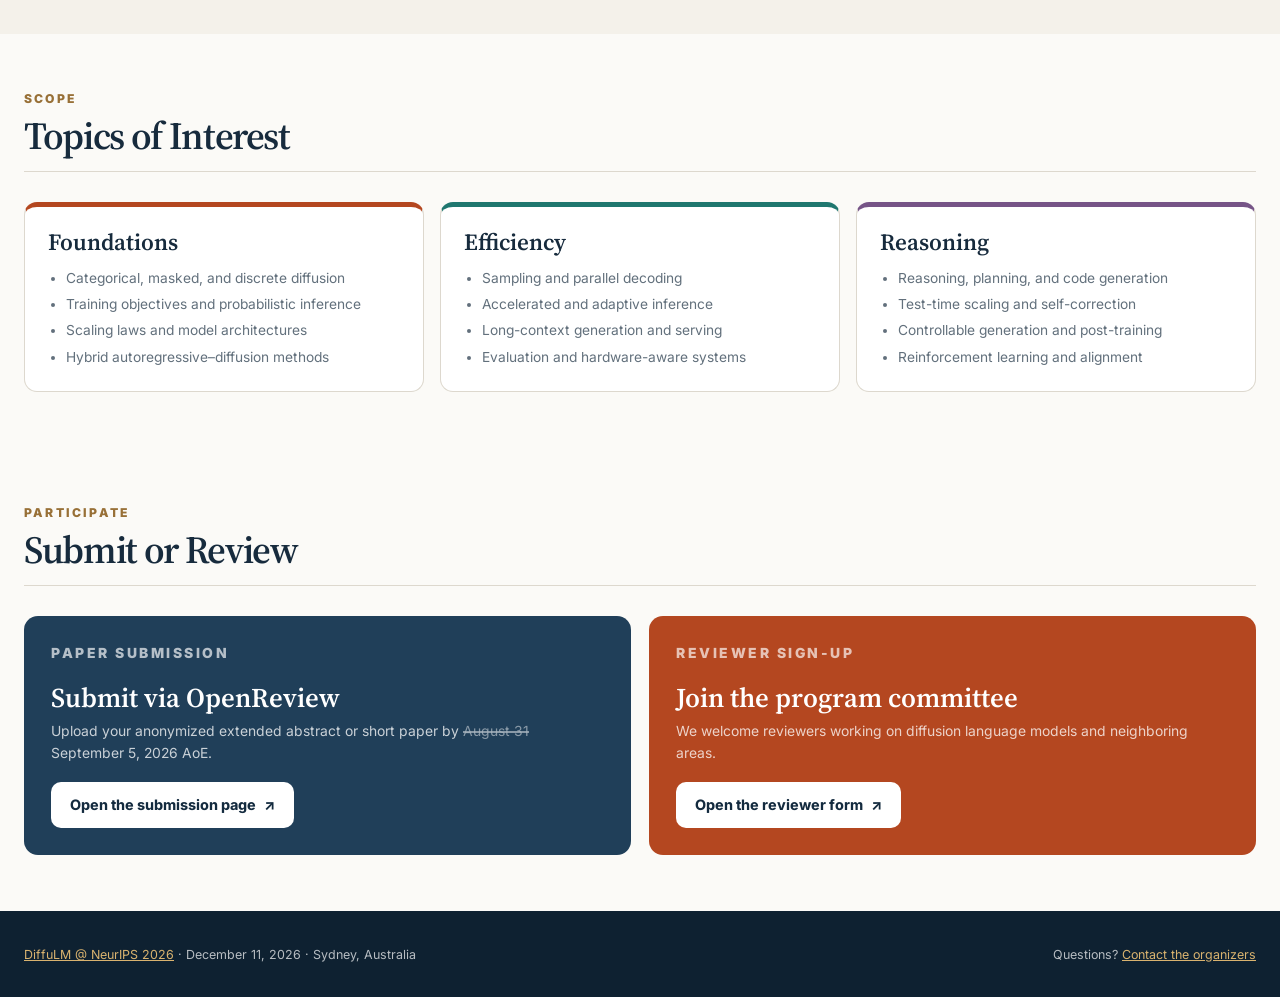
<file: cfp.html>
<!doctype html>
<html lang="en">
<head>
  <meta charset="utf-8">
  <meta name="viewport" content="width=device-width, initial-scale=1">
  <title>Call for Papers · DiffuLM @ NeurIPS 2026</title>
  <meta name="description" content="Call for Papers for DiffuLM @ NeurIPS 2026. Deadline extended: extended abstracts and short papers are now due September 5, 2026 Anywhere on Earth.">
  <meta name="theme-color" content="#142b3f">
  <meta property="og:title" content="Call for Papers · DiffuLM @ NeurIPS 2026">
  <meta property="og:description" content="Submit to the first NeurIPS workshop dedicated to diffusion language models.">
  <meta property="og:type" content="website">
  <meta property="og:url" content="https://7amin.github.io/diffulm-neurips2026/cfp.html">
  <meta property="og:image" content="https://7amin.github.io/diffulm-neurips2026/assets/og-image.png">
  <meta name="twitter:card" content="summary_large_image">
  <meta name="twitter:title" content="Call for Papers · DiffuLM @ NeurIPS 2026">
  <meta name="twitter:description" content="Deadline extended — extended abstracts and short papers are now due September 5, 2026 AoE.">
  <meta name="twitter:image" content="https://7amin.github.io/diffulm-neurips2026/assets/og-image.png">
  <link rel="icon" href="data:image/svg+xml,<svg xmlns='http://www.w3.org/2000/svg' viewBox='0 0 64 64'><rect width='64' height='64' rx='14' fill='%23142b3f'/><text x='32' y='45' font-family='Georgia,serif' font-size='34' fill='%23d9b36f' text-anchor='middle'>D</text></svg>">
  <link rel="preconnect" href="https://fonts.googleapis.com">
  <link rel="preconnect" href="https://fonts.gstatic.com" crossorigin>
  <link href="https://fonts.googleapis.com/css2?family=Inter:wght@400;500;600;700;800&amp;family=Source+Serif+4:ital,opsz,wght@0,8..60,500;0,8..60,600;1,8..60,500;1,8..60,600&amp;display=swap" rel="stylesheet">
  <link rel="stylesheet" href="assets/site.css?v=20261104b">
  <script src="assets/site.js?v=20261104b" defer></script>
</head>
<body>
  <a class="skip-link" href="#main">Skip to content</a>

  <nav class="site-nav" aria-label="Primary navigation">
    <div class="nav-inner">
      <a class="nav-brand" href="index.html" aria-label="DiffuLM home">DiffuLM <span>@ NeurIPS 2026</span></a>
      <div class="nav-links">
        <a class="nav-link" href="index.html#speakers">Speakers</a>
        <a class="nav-link" href="index.html#schedule">Schedule</a>
        <a class="nav-link" href="papers.html">Accepted Papers</a>
        <a class="nav-link" href="posters.html">Posters</a>
        <a class="nav-link" href="index.html#organizers">Organizers</a>
        <a class="nav-link nav-link--closed" href="cfp.html" aria-current="page" title="Submissions are closed"><s>Call for Papers</s><span class="visually-hidden"> (closed)</span></a>
        <a class="nav-link" href="camera-ready.html">Camera Ready</a>
        <a class="nav-link" href="reviewers.html">Reviewers</a>
      </div>
    </div>
  </nav>

  <main id="main">
    <header class="subhero">
      <div class="subhero-inner">
        <div>
          <p class="kicker">DiffuLM @ NeurIPS 2026</p>
          <h1>Call for Papers</h1>
          <p class="subhero-copy">We invite extended abstracts and short papers advancing diffusion language models and related non-autoregressive methods across foundations, efficiency, reasoning, and systems.</p>
        </div>
        <div class="deadline-box">
          <span>Paper submission deadline</span>
          <strong><s class="date-old">August 31, 2026</s></strong>
          <strong class="date-new">September 5, 2026<span class="extended-tag">Extended</span></strong>
          <small>Anywhere on Earth (AoE)</small>
          <span class="countdown countdown--deadline" data-countdown data-deadline="2026-09-06T12:00:00Z">
            <span class="countdown-label">Closes in</span>
            <span class="countdown-value" data-countdown-value>Calculating…</span>
          </span>
        </div>
      </div>
    </header>

    <section class="section section--compact" aria-labelledby="dates-title">
      <div class="section-heading reveal">
        <div><p class="eyebrow">At a glance</p><h2 id="dates-title">Key Dates</h2></div>
      </div>
      <div class="date-grid reveal">
        <div class="date-card"><span>Submission</span><strong><s class="date-old">Aug 31</s> <span class="date-new">Sep 5, 2026 · AoE</span></strong><span class="extended-tag">Extended</span></div>
        <div class="date-card"><span>Notification</span><strong>Sep 29, 2026 · AoE</strong></div>
        <div class="date-card"><span>Camera-ready</span><strong><a href="camera-ready.html"><s class="date-old">Oct 31</s> <span class="date-new">Nov 8, 2026</span></a></strong><span class="extended-tag">Extended</span></div>
        <div class="date-card"><span>Workshop</span><strong>Dec 11, 2026</strong></div>
      </div>
    </section>

    <section class="band--cream" aria-labelledby="submission-title">
      <div class="section section--compact">
        <div class="cfp-overview reveal">
          <article class="copy-card">
            <p class="eyebrow">Submissions</p>
            <h2 id="submission-title">What we are looking for</h2>
            <p>We welcome theoretical, algorithmic, empirical, and systems work that helps establish diffusion language models as a rigorous and practical alternative to autoregressive generation.</p>
            <p>Submissions are <strong>non-archival</strong> and reviewed <strong>double-blind on OpenReview</strong>. Work already published at NeurIPS 2026 or another archival venue is not eligible.</p>
            <p>Every submission will receive at least three reviews. The workshop will recognize a <strong>Best Paper</strong> and a <strong>Best Student Paper Award</strong>.</p>
          </article>
          <aside class="requirements-card" aria-label="Submission requirements">
            <p class="eyebrow">Shared requirements</p>
            <h2>Review &amp; policies</h2>
            <ul>
              <li>Submission and review through OpenReview</li>
              <li>Double-blind review</li>
              <li>At least three reviews per submission</li>
              <li>Non-archival; previously published archival work is not eligible</li>
              <li>Explicit COI declarations on OpenReview</li>
              <li>Organizer recusal for own-institution submissions and active collaborators</li>
            </ul>
          </aside>
        </div>
        <div class="track-grid reveal" aria-label="Submission tracks">
          <article class="track-card track-card--abstract">
            <p class="eyebrow">Track 01</p>
            <h3>Extended Abstracts</h3>
            <p class="track-length">Up to <strong>4 pages of main text</strong></p>
            <p>Work-in-progress, preliminary results, and position papers.</p>
          </article>
          <article class="track-card track-card--short">
            <p class="eyebrow">Track 02</p>
            <h3>Short Papers</h3>
            <p class="track-length">Up to <strong>8 pages of main text</strong></p>
            <p>More complete contributions with experiments or theoretical results.</p>
          </article>
        </div>
        <div class="format-notice reveal">
          <div>
            <p class="eyebrow">Formatting requirement</p>
            <h3>NeurIPS 2026 style</h3>
          </div>
          <p>Papers in both tracks must be formatted with the <strong>NeurIPS 2026 style template</strong>, available from the <a href="https://neurips.cc/Conferences/2026/CallForPapers" target="_blank" rel="noopener">NeurIPS 2026 Call for Papers</a> page.</p>
        </div>
      </div>
    </section>

    <section class="section section--compact" aria-labelledby="topics-title">
      <div class="section-heading reveal">
        <div><p class="eyebrow">Scope</p><h2 id="topics-title">Topics of Interest</h2></div>
      </div>
      <div class="topic-grid reveal">
        <article class="topic-card">
          <h3>Foundations</h3>
          <ul>
            <li>Categorical, masked, and discrete diffusion</li>
            <li>Training objectives and probabilistic inference</li>
            <li>Scaling laws and model architectures</li>
            <li>Hybrid autoregressive–diffusion methods</li>
          </ul>
        </article>
        <article class="topic-card">
          <h3>Efficiency</h3>
          <ul>
            <li>Sampling and parallel decoding</li>
            <li>Accelerated and adaptive inference</li>
            <li>Long-context generation and serving</li>
            <li>Evaluation and hardware-aware systems</li>
          </ul>
        </article>
        <article class="topic-card">
          <h3>Reasoning</h3>
          <ul>
            <li>Reasoning, planning, and code generation</li>
            <li>Test-time scaling and self-correction</li>
            <li>Controllable generation and post-training</li>
            <li>Reinforcement learning and alignment</li>
          </ul>
        </article>
      </div>
    </section>

    <section class="section section--compact" aria-labelledby="participate-title">
      <div class="section-heading reveal">
        <div><p class="eyebrow">Participate</p><h2 id="participate-title">Submit or Review</h2></div>
      </div>
      <div class="action-grid reveal">
        <article class="action-card">
          <p class="eyebrow">Paper submission</p>
          <h3>Submit via OpenReview</h3>
          <p>Upload your anonymized extended abstract or short paper by <s class="date-old">August 31</s> <strong class="date-new">September 5, 2026</strong> AoE.</p>
          <a class="button" href="https://openreview.net/group?id=NeurIPS.cc/2026/Workshop/DiffuLM" target="_blank" rel="noopener">Open the submission page <span aria-hidden="true">↗</span></a>
        </article>
        <article class="action-card">
          <p class="eyebrow">Reviewer sign-up</p>
          <h3>Join the program committee</h3>
          <p>We welcome reviewers working on diffusion language models and neighboring areas.</p>
          <a class="button" href="https://docs.google.com/forms/d/e/1FAIpQLScshblF4A4a73HL4M5H2XjHpYoo7YpVj2d7eaMZzkwT3WhE0w/viewform" target="_blank" rel="noopener">Open the reviewer form <span aria-hidden="true">↗</span></a>
        </article>
      </div>
    </section>
  </main>

  <footer class="site-footer">
    <div class="footer-inner">
      <span><a href="index.html">DiffuLM @ NeurIPS 2026</a> · December 11, 2026 · Sydney, Australia</span>
      <span>Questions? <a href="mailto:amin.karimi1992@gmail.com?subject=DiffuLM%20%E2%80%94%20NeurIPS%202026%20Workshop">Contact the organizers</a></span>
    </div>
  </footer>
</body>
</html>
</file>
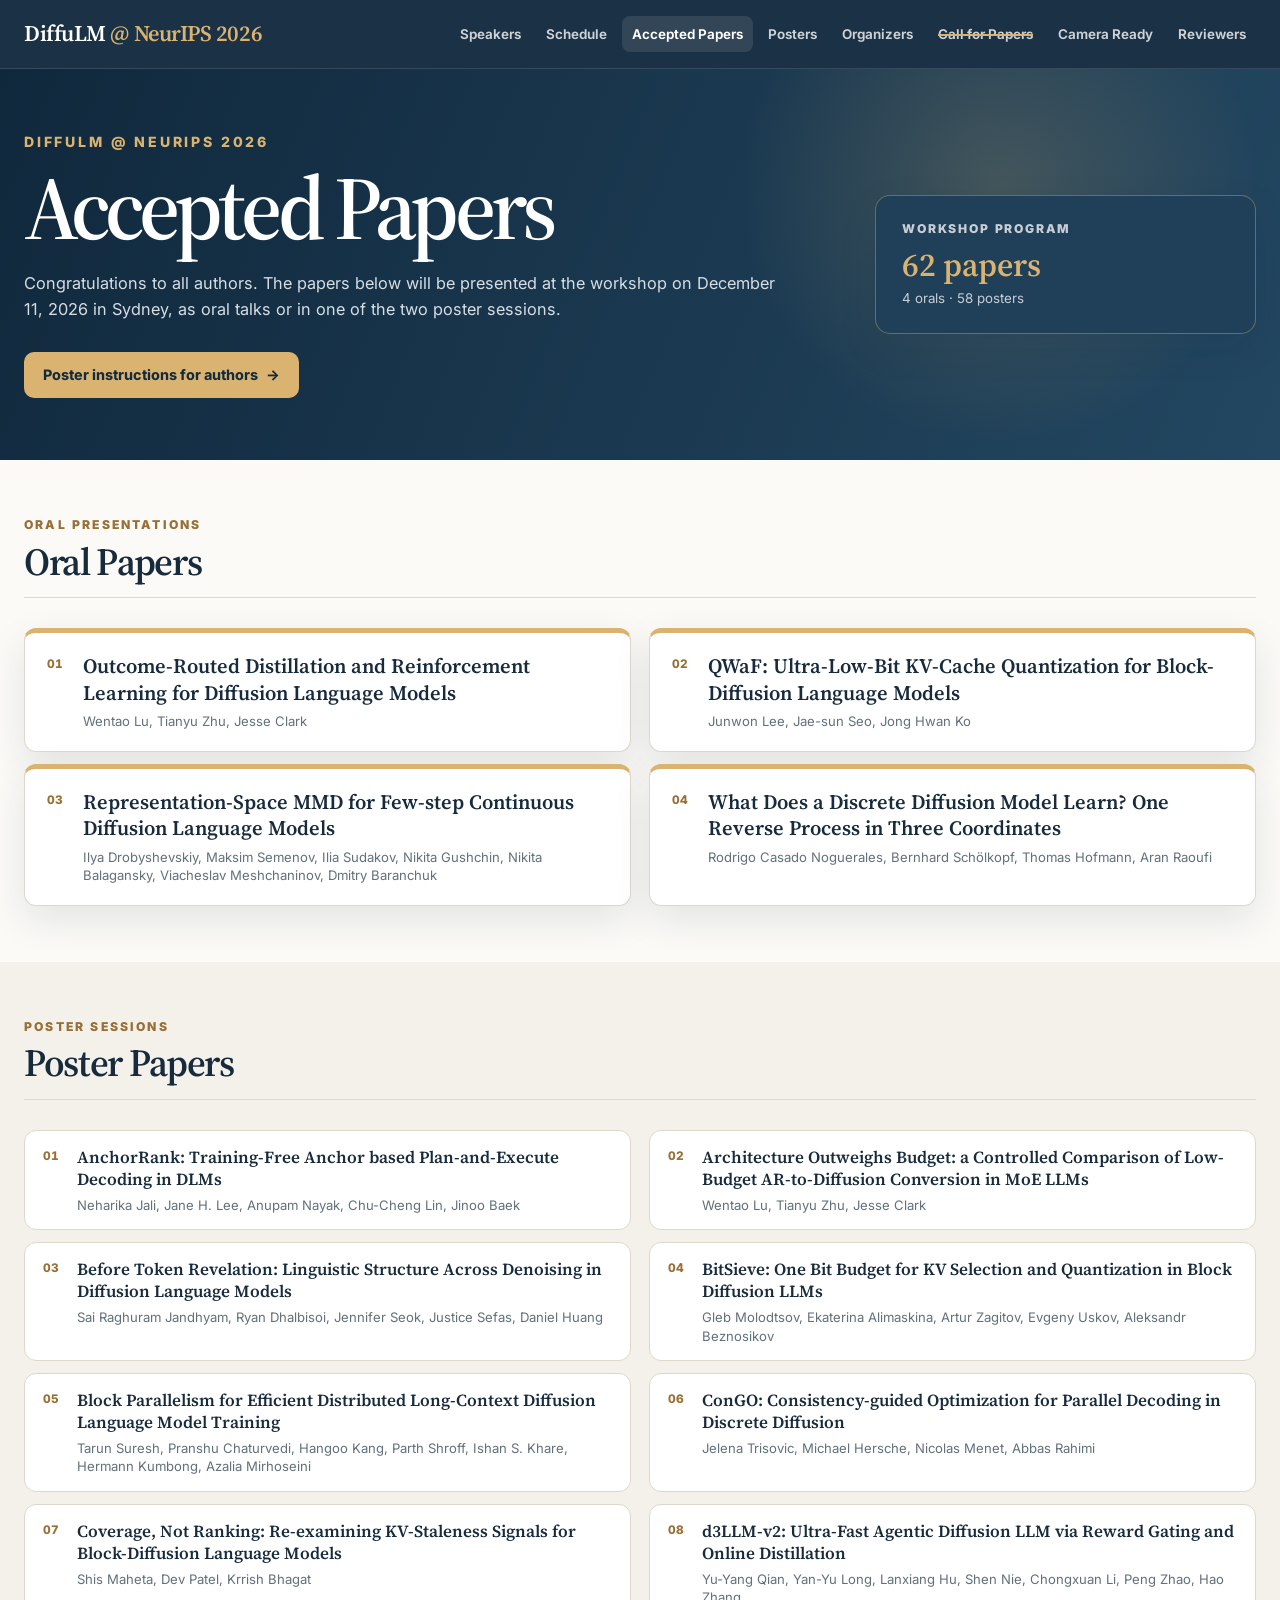
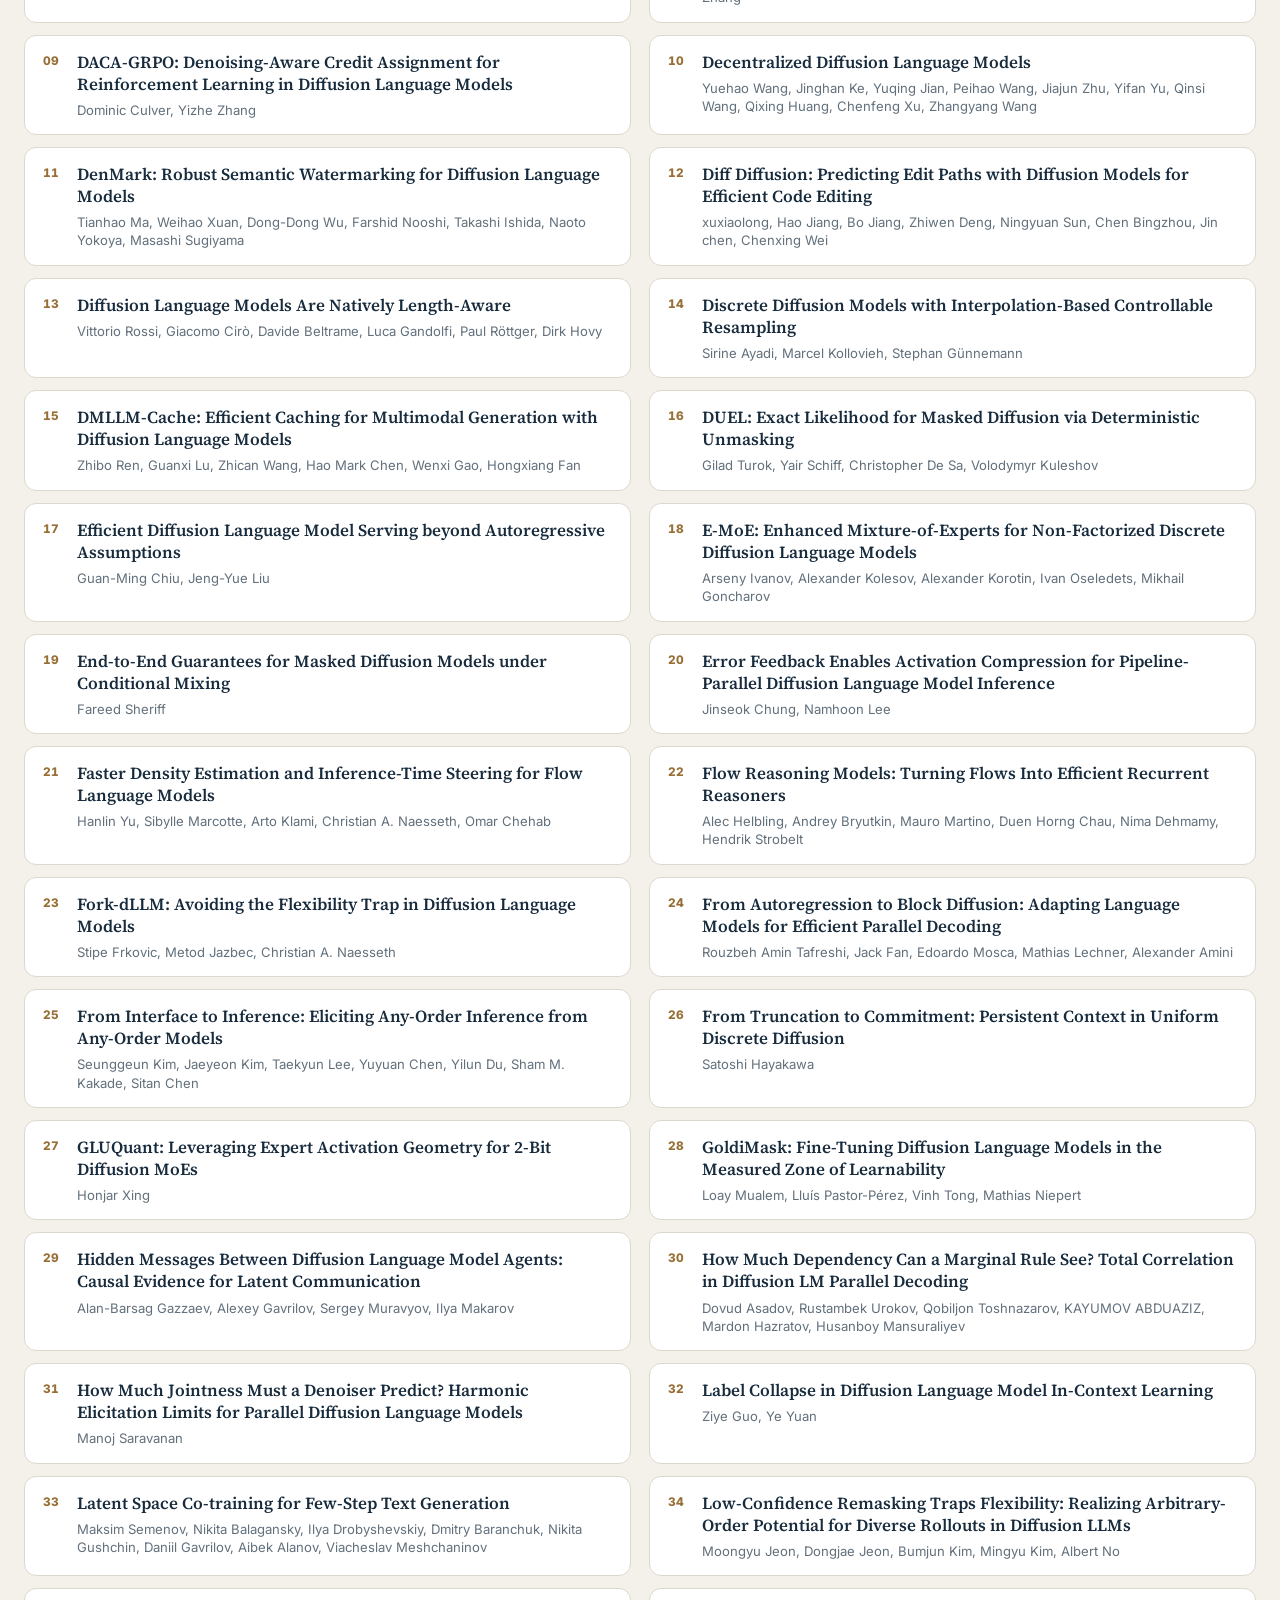
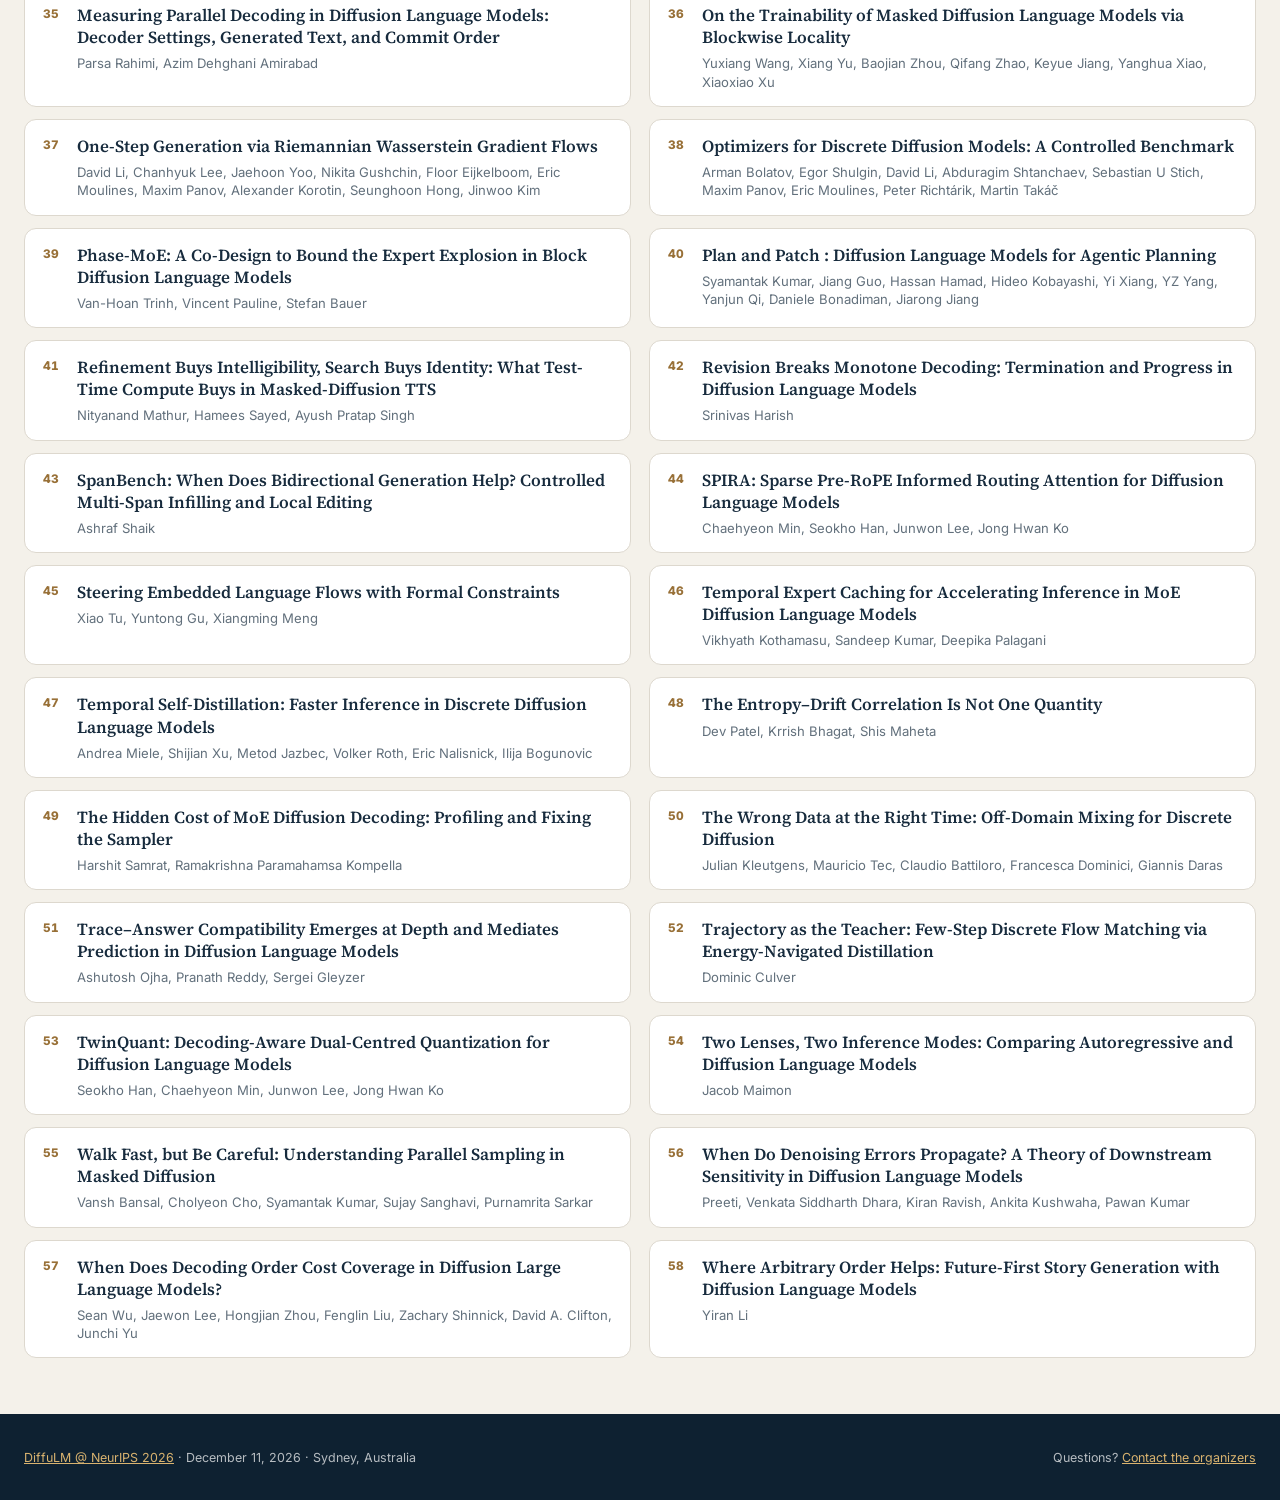
<file: papers.html>
<!doctype html>
<html lang="en">
<head>
  <meta charset="utf-8">
  <meta name="viewport" content="width=device-width, initial-scale=1">
  <title>Accepted Papers · DiffuLM @ NeurIPS 2026</title>
  <meta name="description" content="Accepted papers at DiffuLM @ NeurIPS 2026, including oral presentations, the first NeurIPS workshop dedicated to diffusion language models.">
  <meta name="theme-color" content="#142b3f">
  <meta property="og:title" content="Accepted Papers · DiffuLM @ NeurIPS 2026">
  <meta property="og:description" content="Oral and poster papers accepted at DiffuLM @ NeurIPS 2026.">
  <meta property="og:type" content="website">
  <meta property="og:url" content="https://7amin.github.io/diffulm-neurips2026/papers.html">
  <meta property="og:image" content="https://7amin.github.io/diffulm-neurips2026/assets/og-image.png">
  <meta name="twitter:card" content="summary_large_image">
  <meta name="twitter:title" content="Accepted Papers · DiffuLM @ NeurIPS 2026">
  <meta name="twitter:description" content="Oral and poster papers accepted at DiffuLM @ NeurIPS 2026.">
  <meta name="twitter:image" content="https://7amin.github.io/diffulm-neurips2026/assets/og-image.png">
  <link rel="icon" href="data:image/svg+xml,<svg xmlns='http://www.w3.org/2000/svg' viewBox='0 0 64 64'><rect width='64' height='64' rx='14' fill='%23142b3f'/><text x='32' y='45' font-family='Georgia,serif' font-size='34' fill='%23d9b36f' text-anchor='middle'>D</text></svg>">
  <link rel="preconnect" href="https://fonts.googleapis.com">
  <link rel="preconnect" href="https://fonts.gstatic.com" crossorigin>
  <link href="https://fonts.googleapis.com/css2?family=Inter:wght@400;500;600;700;800&amp;family=Source+Serif+4:ital,opsz,wght@0,8..60,500;0,8..60,600;1,8..60,500;1,8..60,600&amp;display=swap" rel="stylesheet">
  <link rel="stylesheet" href="assets/site.css?v=20261104b">
  <script src="assets/site.js?v=20261104b" defer></script>
</head>
<body>
  <a class="skip-link" href="#main">Skip to content</a>

  <nav class="site-nav" aria-label="Primary navigation">
    <div class="nav-inner">
      <a class="nav-brand" href="index.html" aria-label="DiffuLM home">DiffuLM <span>@ NeurIPS 2026</span></a>
      <div class="nav-links">
        <a class="nav-link" href="index.html#speakers">Speakers</a>
        <a class="nav-link" href="index.html#schedule">Schedule</a>
        <a class="nav-link" href="papers.html" aria-current="page">Accepted Papers</a>
        <a class="nav-link" href="posters.html">Posters</a>
        <a class="nav-link" href="index.html#organizers">Organizers</a>
        <a class="nav-link nav-link--closed" href="cfp.html" title="Submissions are closed"><s>Call for Papers</s><span class="visually-hidden"> (closed)</span></a>
        <a class="nav-link" href="camera-ready.html">Camera Ready</a>
        <a class="nav-link" href="reviewers.html">Reviewers</a>
      </div>
    </div>
  </nav>

  <main id="main">
    <header class="subhero">
      <div class="subhero-inner">
        <div>
          <p class="kicker">DiffuLM @ NeurIPS 2026</p>
          <h1>Accepted Papers</h1>
          <p class="subhero-copy">Congratulations to all authors. The papers below will be presented at the workshop on December 11, 2026 in Sydney, as oral talks or in one of the two poster sessions.</p>
          <div class="hero-actions"><a class="button button--gold" href="posters.html">Poster instructions for authors <span aria-hidden="true">→</span></a></div>
        </div>
        <div class="deadline-box deadline-box--stats">
          <span>Workshop program</span>
          <strong><span data-count="total">62</span> papers</strong>
          <small><span data-count="orals">4</span> orals · <span data-count="posters">58</span> posters</small>
        </div>
      </div>
    </header>

    <section class="section section--compact" id="orals" aria-labelledby="orals-title">
      <div class="section-heading reveal">
        <div><p class="eyebrow">Oral presentations</p><h2 id="orals-title">Oral Papers</h2></div>
      </div>
      <ol class="paper-list paper-list--orals reveal">
            <!-- orals:start -->
            <li class="paper paper--oral">
              <h3><a href="https://openreview.net/forum?id=1SzPhAFsDd" target="_blank" rel="noopener">Outcome-Routed Distillation and Reinforcement Learning for Diffusion Language Models</a></h3>
              <p class="paper-authors">Wentao Lu, Tianyu Zhu, Jesse Clark</p>
            </li>
            <li class="paper paper--oral">
              <h3><a href="https://openreview.net/forum?id=EALAEHQG9D" target="_blank" rel="noopener">QWaF: Ultra-Low-Bit KV-Cache Quantization for Block-Diffusion Language Models</a></h3>
              <p class="paper-authors">Junwon Lee, Jae-sun Seo, Jong Hwan Ko</p>
            </li>
            <li class="paper paper--oral">
              <h3><a href="https://openreview.net/forum?id=1yZVQG6ozr" target="_blank" rel="noopener">Representation-Space MMD for Few-step Continuous Diffusion Language Models</a></h3>
              <p class="paper-authors">Ilya Drobyshevskiy, Maksim Semenov, Ilia Sudakov, Nikita Gushchin, Nikita Balagansky, Viacheslav Meshchaninov, Dmitry Baranchuk</p>
            </li>
            <li class="paper paper--oral">
              <h3><a href="https://openreview.net/forum?id=LFSpYJ226z" target="_blank" rel="noopener">What Does a Discrete Diffusion Model Learn? One Reverse Process in Three Coordinates</a></h3>
              <p class="paper-authors">Rodrigo Casado Noguerales, Bernhard Schölkopf, Thomas Hofmann, Aran Raoufi</p>
            </li>
            <!-- orals:end -->
      </ol>
    </section>

    <section class="band--cream" id="posters" aria-labelledby="posters-title">
      <div class="section section--compact">
        <div class="section-heading reveal">
          <div><p class="eyebrow">Poster sessions</p><h2 id="posters-title">Poster Papers</h2></div>
        </div>
        <ol class="paper-list reveal">
            <!-- posters:start -->
            <li class="paper">
              <h3><a href="https://openreview.net/forum?id=oYe1LDVTYj" target="_blank" rel="noopener">AnchorRank: Training-Free Anchor based Plan-and-Execute Decoding in DLMs</a></h3>
              <p class="paper-authors">Neharika Jali, Jane H. Lee, Anupam Nayak, Chu-Cheng Lin, Jinoo Baek</p>
            </li>
            <li class="paper">
              <h3><a href="https://openreview.net/forum?id=UNmgGqNa9a" target="_blank" rel="noopener">Architecture Outweighs Budget: a Controlled Comparison of Low-Budget AR-to-Diffusion Conversion in MoE LLMs</a></h3>
              <p class="paper-authors">Wentao Lu, Tianyu Zhu, Jesse Clark</p>
            </li>
            <li class="paper">
              <h3><a href="https://openreview.net/forum?id=87YbjrcmsB" target="_blank" rel="noopener">Before Token Revelation: Linguistic Structure Across Denoising in Diffusion Language Models</a></h3>
              <p class="paper-authors">Sai Raghuram Jandhyam, Ryan Dhalbisoi, Jennifer Seok, Justice Sefas, Daniel Huang</p>
            </li>
            <li class="paper">
              <h3><a href="https://openreview.net/forum?id=KjDGwTiywA" target="_blank" rel="noopener">BitSieve: One Bit Budget for KV Selection and Quantization in Block Diffusion LLMs</a></h3>
              <p class="paper-authors">Gleb Molodtsov, Ekaterina Alimaskina, Artur Zagitov, Evgeny Uskov, Aleksandr Beznosikov</p>
            </li>
            <li class="paper">
              <h3><a href="https://openreview.net/forum?id=5LL1Axy6kr" target="_blank" rel="noopener">Block Parallelism for Efficient Distributed Long-Context Diffusion Language Model Training</a></h3>
              <p class="paper-authors">Tarun Suresh, Pranshu Chaturvedi, Hangoo Kang, Parth Shroff, Ishan S. Khare, Hermann Kumbong, Azalia Mirhoseini</p>
            </li>
            <li class="paper">
              <h3><a href="https://openreview.net/forum?id=Im7njAuE6T" target="_blank" rel="noopener">ConGO: Consistency-guided Optimization for Parallel Decoding in Discrete Diffusion</a></h3>
              <p class="paper-authors">Jelena Trisovic, Michael Hersche, Nicolas Menet, Abbas Rahimi</p>
            </li>
            <li class="paper">
              <h3><a href="https://openreview.net/forum?id=dEBi3cMXXq" target="_blank" rel="noopener">Coverage, Not Ranking: Re-examining KV-Staleness Signals for Block-Diffusion Language Models</a></h3>
              <p class="paper-authors">Shis Maheta, Dev Patel, Krrish Bhagat</p>
            </li>
            <li class="paper">
              <h3><a href="https://openreview.net/forum?id=C0Gkm22iHE" target="_blank" rel="noopener">d3LLM-v2: Ultra-Fast Agentic Diffusion LLM via Reward Gating and Online Distillation</a></h3>
              <p class="paper-authors">Yu-Yang Qian, Yan-Yu Long, Lanxiang Hu, Shen Nie, Chongxuan Li, Peng Zhao, Hao Zhang</p>
            </li>
            <li class="paper">
              <h3><a href="https://openreview.net/forum?id=ws6YzYjnmC" target="_blank" rel="noopener">DACA-GRPO: Denoising-Aware Credit Assignment for Reinforcement Learning in Diffusion Language Models</a></h3>
              <p class="paper-authors">Dominic Culver, Yizhe Zhang</p>
            </li>
            <li class="paper">
              <h3><a href="https://openreview.net/forum?id=IhLEUKpe6N" target="_blank" rel="noopener">Decentralized Diffusion Language Models</a></h3>
              <p class="paper-authors">Yuehao Wang, Jinghan Ke, Yuqing Jian, Peihao Wang, Jiajun Zhu, Yifan Yu, Qinsi Wang, Qixing Huang, Chenfeng Xu, Zhangyang Wang</p>
            </li>
            <li class="paper">
              <h3><a href="https://openreview.net/forum?id=X0UR4P6FUk" target="_blank" rel="noopener">DenMark: Robust Semantic Watermarking for Diffusion Language Models</a></h3>
              <p class="paper-authors">Tianhao Ma, Weihao Xuan, Dong-Dong Wu, Farshid Nooshi, Takashi Ishida, Naoto Yokoya, Masashi Sugiyama</p>
            </li>
            <li class="paper">
              <h3><a href="https://openreview.net/forum?id=NLBf1woUhz" target="_blank" rel="noopener">Diff Diffusion: Predicting Edit Paths with Diffusion Models for Efficient Code Editing</a></h3>
              <p class="paper-authors">xuxiaolong, Hao Jiang, Bo Jiang, Zhiwen Deng, Ningyuan Sun, Chen Bingzhou, Jin chen, Chenxing Wei</p>
            </li>
            <li class="paper">
              <h3><a href="https://openreview.net/forum?id=HdUzz1tsuY" target="_blank" rel="noopener">Diffusion Language Models Are Natively Length-Aware</a></h3>
              <p class="paper-authors">Vittorio Rossi, Giacomo Cirò, Davide Beltrame, Luca Gandolfi, Paul Röttger, Dirk Hovy</p>
            </li>
            <li class="paper">
              <h3><a href="https://openreview.net/forum?id=SW3urEc8uE" target="_blank" rel="noopener">Discrete Diffusion Models with Interpolation-Based Controllable Resampling</a></h3>
              <p class="paper-authors">Sirine Ayadi, Marcel Kollovieh, Stephan Günnemann</p>
            </li>
            <li class="paper">
              <h3><a href="https://openreview.net/forum?id=3hyG4YJ9I9" target="_blank" rel="noopener">DMLLM-Cache: Efficient Caching for Multimodal Generation with Diffusion Language Models</a></h3>
              <p class="paper-authors">Zhibo Ren, Guanxi Lu, Zhican Wang, Hao Mark Chen, Wenxi Gao, Hongxiang Fan</p>
            </li>
            <li class="paper">
              <h3><a href="https://openreview.net/forum?id=WqgJUnbwGe" target="_blank" rel="noopener">DUEL: Exact Likelihood for Masked Diffusion via Deterministic Unmasking</a></h3>
              <p class="paper-authors">Gilad Turok, Yair Schiff, Christopher De Sa, Volodymyr Kuleshov</p>
            </li>
            <li class="paper">
              <h3><a href="https://openreview.net/forum?id=468jKk8uHD" target="_blank" rel="noopener">Efficient Diffusion Language Model Serving beyond Autoregressive Assumptions</a></h3>
              <p class="paper-authors">Guan-Ming Chiu, Jeng-Yue Liu</p>
            </li>
            <li class="paper">
              <h3><a href="https://openreview.net/forum?id=dgNMZ4i9bL" target="_blank" rel="noopener">E-MoE: Enhanced Mixture-of-Experts for Non-Factorized Discrete Diffusion Language Models</a></h3>
              <p class="paper-authors">Arseny Ivanov, Alexander Kolesov, Alexander Korotin, Ivan Oseledets, Mikhail Goncharov</p>
            </li>
            <li class="paper">
              <h3><a href="https://openreview.net/forum?id=3FCSCrl7gw" target="_blank" rel="noopener">End-to-End Guarantees for Masked Diffusion Models under Conditional Mixing</a></h3>
              <p class="paper-authors">Fareed Sheriff</p>
            </li>
            <li class="paper">
              <h3><a href="https://openreview.net/forum?id=w7anRholbK" target="_blank" rel="noopener">Error Feedback Enables Activation Compression for Pipeline-Parallel Diffusion Language Model Inference</a></h3>
              <p class="paper-authors">Jinseok Chung, Namhoon Lee</p>
            </li>
            <li class="paper">
              <h3><a href="https://openreview.net/forum?id=8wHfdd4s9G" target="_blank" rel="noopener">Faster Density Estimation and Inference-Time Steering for Flow Language Models</a></h3>
              <p class="paper-authors">Hanlin Yu, Sibylle Marcotte, Arto Klami, Christian A. Naesseth, Omar Chehab</p>
            </li>
            <li class="paper">
              <h3><a href="https://openreview.net/forum?id=uUfYlispKi" target="_blank" rel="noopener">Flow Reasoning Models: Turning Flows Into Efficient Recurrent Reasoners</a></h3>
              <p class="paper-authors">Alec Helbling, Andrey Bryutkin, Mauro Martino, Duen Horng Chau, Nima Dehmamy, Hendrik Strobelt</p>
            </li>
            <li class="paper">
              <h3><a href="https://openreview.net/forum?id=Qn8GTRQcpt" target="_blank" rel="noopener">Fork-dLLM: Avoiding the Flexibility Trap in Diffusion Language Models</a></h3>
              <p class="paper-authors">Stipe Frkovic, Metod Jazbec, Christian A. Naesseth</p>
            </li>
            <li class="paper">
              <h3><a href="https://openreview.net/forum?id=7h7pb4WSkn" target="_blank" rel="noopener">From Autoregression to Block Diffusion: Adapting Language Models for Efficient Parallel Decoding</a></h3>
              <p class="paper-authors">Rouzbeh Amin Tafreshi, Jack Fan, Edoardo Mosca, Mathias Lechner, Alexander Amini</p>
            </li>
            <li class="paper">
              <h3><a href="https://openreview.net/forum?id=qDYEnLu77i" target="_blank" rel="noopener">From Interface to Inference: Eliciting Any-Order Inference from Any-Order Models</a></h3>
              <p class="paper-authors">Seunggeun Kim, Jaeyeon Kim, Taekyun Lee, Yuyuan Chen, Yilun Du, Sham M. Kakade, Sitan Chen</p>
            </li>
            <li class="paper">
              <h3><a href="https://openreview.net/forum?id=kLIMaYWqt2" target="_blank" rel="noopener">From Truncation to Commitment: Persistent Context in Uniform Discrete Diffusion</a></h3>
              <p class="paper-authors">Satoshi Hayakawa</p>
            </li>
            <li class="paper">
              <h3><a href="https://openreview.net/forum?id=EKkGxoNfw1" target="_blank" rel="noopener">GLUQuant: Leveraging Expert Activation Geometry for 2-Bit Diffusion MoEs</a></h3>
              <p class="paper-authors">Honjar Xing</p>
            </li>
            <li class="paper">
              <h3><a href="https://openreview.net/forum?id=qK0y8ZInCr" target="_blank" rel="noopener">GoldiMask: Fine-Tuning Diffusion Language Models in the Measured Zone of Learnability</a></h3>
              <p class="paper-authors">Loay Mualem, Lluís Pastor-Pérez, Vinh Tong, Mathias Niepert</p>
            </li>
            <li class="paper">
              <h3><a href="https://openreview.net/forum?id=it1vyA845c" target="_blank" rel="noopener">Hidden Messages Between Diffusion Language Model Agents: Causal Evidence for Latent Communication</a></h3>
              <p class="paper-authors">Alan-Barsag Gazzaev, Alexey Gavrilov, Sergey Muravyov, Ilya Makarov</p>
            </li>
            <li class="paper">
              <h3><a href="https://openreview.net/forum?id=PpLNb6QDJM" target="_blank" rel="noopener">How Much Dependency Can a Marginal Rule See? Total Correlation in Diffusion LM Parallel Decoding</a></h3>
              <p class="paper-authors">Dovud Asadov, Rustambek Urokov, Qobiljon Toshnazarov, KAYUMOV ABDUAZIZ, Mardon Hazratov, Husanboy Mansuraliyev</p>
            </li>
            <li class="paper">
              <h3><a href="https://openreview.net/forum?id=TKTuXpNHFm" target="_blank" rel="noopener">How Much Jointness Must a Denoiser Predict? Harmonic Elicitation Limits for Parallel Diffusion Language Models</a></h3>
              <p class="paper-authors">Manoj Saravanan</p>
            </li>
            <li class="paper">
              <h3><a href="https://openreview.net/forum?id=tKHtN4hKM6" target="_blank" rel="noopener">Label Collapse in Diffusion Language Model In-Context Learning</a></h3>
              <p class="paper-authors">Ziye Guo, Ye Yuan</p>
            </li>
            <li class="paper">
              <h3><a href="https://openreview.net/forum?id=SCcegUL9wr" target="_blank" rel="noopener">Latent Space Co-training for Few-Step Text Generation</a></h3>
              <p class="paper-authors">Maksim Semenov, Nikita Balagansky, Ilya Drobyshevskiy, Dmitry Baranchuk, Nikita Gushchin, Daniil Gavrilov, Aibek Alanov, Viacheslav Meshchaninov</p>
            </li>
            <li class="paper">
              <h3><a href="https://openreview.net/forum?id=cQKT3Iwpww" target="_blank" rel="noopener">Low-Confidence Remasking Traps Flexibility: Realizing Arbitrary-Order Potential for Diverse Rollouts in Diffusion LLMs</a></h3>
              <p class="paper-authors">Moongyu Jeon, Dongjae Jeon, Bumjun Kim, Mingyu Kim, Albert No</p>
            </li>
            <li class="paper">
              <h3><a href="https://openreview.net/forum?id=whxRwaSf3D" target="_blank" rel="noopener">Measuring Parallel Decoding in Diffusion Language Models: Decoder Settings, Generated Text, and Commit Order</a></h3>
              <p class="paper-authors">Parsa Rahimi, Azim Dehghani Amirabad</p>
            </li>
            <li class="paper">
              <h3><a href="https://openreview.net/forum?id=Z2Km47RWuO" target="_blank" rel="noopener">On the Trainability of Masked Diffusion Language Models via Blockwise Locality</a></h3>
              <p class="paper-authors">Yuxiang Wang, Xiang Yu, Baojian Zhou, Qifang Zhao, Keyue Jiang, Yanghua Xiao, Xiaoxiao Xu</p>
            </li>
            <li class="paper">
              <h3><a href="https://openreview.net/forum?id=f6gfk5Gm5y" target="_blank" rel="noopener">One-Step Generation via Riemannian Wasserstein Gradient Flows</a></h3>
              <p class="paper-authors">David Li, Chanhyuk Lee, Jaehoon Yoo, Nikita Gushchin, Floor Eijkelboom, Eric Moulines, Maxim Panov, Alexander Korotin, Seunghoon Hong, Jinwoo Kim</p>
            </li>
            <li class="paper">
              <h3><a href="https://openreview.net/forum?id=TNRQBe8ERK" target="_blank" rel="noopener">Optimizers for Discrete Diffusion Models: A Controlled Benchmark</a></h3>
              <p class="paper-authors">Arman Bolatov, Egor Shulgin, David Li, Abduragim Shtanchaev, Sebastian U Stich, Maxim Panov, Eric Moulines, Peter Richtárik, Martin Takáč</p>
            </li>
            <li class="paper">
              <h3><a href="https://openreview.net/forum?id=c1f7goCZTx" target="_blank" rel="noopener">Phase-MoE: A Co-Design to Bound the Expert Explosion in Block Diffusion Language Models</a></h3>
              <p class="paper-authors">Van-Hoan Trinh, Vincent Pauline, Stefan Bauer</p>
            </li>
            <li class="paper">
              <h3><a href="https://openreview.net/forum?id=Kv9HzqX7CS" target="_blank" rel="noopener">Plan and Patch : Diffusion Language Models for Agentic Planning</a></h3>
              <p class="paper-authors">Syamantak Kumar, Jiang Guo, Hassan Hamad, Hideo Kobayashi, Yi Xiang, YZ Yang, Yanjun Qi, Daniele Bonadiman, Jiarong Jiang</p>
            </li>
            <li class="paper">
              <h3><a href="https://openreview.net/forum?id=E659lrDKOx" target="_blank" rel="noopener">Refinement Buys Intelligibility, Search Buys Identity: What Test-Time Compute Buys in Masked-Diffusion TTS</a></h3>
              <p class="paper-authors">Nityanand Mathur, Hamees Sayed, Ayush Pratap Singh</p>
            </li>
            <li class="paper">
              <h3><a href="https://openreview.net/forum?id=WWI7Cw3fTL" target="_blank" rel="noopener">Revision Breaks Monotone Decoding: Termination and Progress in Diffusion Language Models</a></h3>
              <p class="paper-authors">Srinivas Harish</p>
            </li>
            <li class="paper">
              <h3><a href="https://openreview.net/forum?id=tTHr8fPbXm" target="_blank" rel="noopener">SpanBench: When Does Bidirectional Generation Help? Controlled Multi-Span Infilling and Local Editing</a></h3>
              <p class="paper-authors">Ashraf Shaik</p>
            </li>
            <li class="paper">
              <h3><a href="https://openreview.net/forum?id=0IKE307zTG" target="_blank" rel="noopener">SPIRA: Sparse Pre-RoPE Informed Routing Attention for Diffusion Language Models</a></h3>
              <p class="paper-authors">Chaehyeon Min, Seokho Han, Junwon Lee, Jong Hwan Ko</p>
            </li>
            <li class="paper">
              <h3><a href="https://openreview.net/forum?id=NRzCFsG5br" target="_blank" rel="noopener">Steering Embedded Language Flows with Formal Constraints</a></h3>
              <p class="paper-authors">Xiao Tu, Yuntong Gu, Xiangming Meng</p>
            </li>
            <li class="paper">
              <h3><a href="https://openreview.net/forum?id=tFNnQ8QDNO" target="_blank" rel="noopener">Temporal Expert Caching for Accelerating Inference in MoE Diffusion Language Models</a></h3>
              <p class="paper-authors">Vikhyath Kothamasu, Sandeep Kumar, Deepika Palagani</p>
            </li>
            <li class="paper">
              <h3><a href="https://openreview.net/forum?id=phhuEbSKYn" target="_blank" rel="noopener">Temporal Self-Distillation: Faster Inference in Discrete Diffusion Language Models</a></h3>
              <p class="paper-authors">Andrea Miele, Shijian Xu, Metod Jazbec, Volker Roth, Eric Nalisnick, Ilija Bogunovic</p>
            </li>
            <li class="paper">
              <h3><a href="https://openreview.net/forum?id=VD5eexBqHh" target="_blank" rel="noopener">The Entropy–Drift Correlation Is Not One Quantity</a></h3>
              <p class="paper-authors">Dev Patel, Krrish Bhagat, Shis Maheta</p>
            </li>
            <li class="paper">
              <h3><a href="https://openreview.net/forum?id=NLWD1QAOoG" target="_blank" rel="noopener">The Hidden Cost of MoE Diffusion Decoding: Profiling and Fixing the Sampler</a></h3>
              <p class="paper-authors">Harshit Samrat, Ramakrishna Paramahamsa Kompella</p>
            </li>
            <li class="paper">
              <h3><a href="https://openreview.net/forum?id=KEcrzRo40P" target="_blank" rel="noopener">The Wrong Data at the Right Time: Off-Domain Mixing for Discrete Diffusion</a></h3>
              <p class="paper-authors">Julian Kleutgens, Mauricio Tec, Claudio Battiloro, Francesca Dominici, Giannis Daras</p>
            </li>
            <li class="paper">
              <h3><a href="https://openreview.net/forum?id=lloPMAgsCs" target="_blank" rel="noopener">Trace–Answer Compatibility Emerges at Depth and Mediates Prediction in Diffusion Language Models</a></h3>
              <p class="paper-authors">Ashutosh Ojha, Pranath Reddy, Sergei Gleyzer</p>
            </li>
            <li class="paper">
              <h3><a href="https://openreview.net/forum?id=QXY0NnEOKC" target="_blank" rel="noopener">Trajectory as the Teacher: Few-Step Discrete Flow Matching via Energy-Navigated Distillation</a></h3>
              <p class="paper-authors">Dominic Culver</p>
            </li>
            <li class="paper">
              <h3><a href="https://openreview.net/forum?id=MxHfIGPlWN" target="_blank" rel="noopener">TwinQuant: Decoding-Aware Dual-Centred Quantization for Diffusion Language Models</a></h3>
              <p class="paper-authors">Seokho Han, Chaehyeon Min, Junwon Lee, Jong Hwan Ko</p>
            </li>
            <li class="paper">
              <h3><a href="https://openreview.net/forum?id=j2NMg6l1zw" target="_blank" rel="noopener">Two Lenses, Two Inference Modes: Comparing Autoregressive and Diffusion Language Models</a></h3>
              <p class="paper-authors">Jacob Maimon</p>
            </li>
            <li class="paper">
              <h3><a href="https://openreview.net/forum?id=F6rOk6Lm4I" target="_blank" rel="noopener">Walk Fast, but Be Careful: Understanding Parallel Sampling in Masked Diffusion</a></h3>
              <p class="paper-authors">Vansh Bansal, Cholyeon Cho, Syamantak Kumar, Sujay Sanghavi, Purnamrita Sarkar</p>
            </li>
            <li class="paper">
              <h3><a href="https://openreview.net/forum?id=ONfFGeo3KZ" target="_blank" rel="noopener">When Do Denoising Errors Propagate? A Theory of Downstream Sensitivity in Diffusion Language Models</a></h3>
              <p class="paper-authors">Preeti, Venkata Siddharth Dhara, Kiran Ravish, Ankita Kushwaha, Pawan Kumar</p>
            </li>
            <li class="paper">
              <h3><a href="https://openreview.net/forum?id=Q5AwXXhKqR" target="_blank" rel="noopener">When Does Decoding Order Cost Coverage in Diffusion Large Language Models?</a></h3>
              <p class="paper-authors">Sean Wu, Jaewon Lee, Hongjian Zhou, Fenglin Liu, Zachary Shinnick, David A. Clifton, Junchi Yu</p>
            </li>
            <li class="paper">
              <h3><a href="https://openreview.net/forum?id=DMoWNBcRon" target="_blank" rel="noopener">Where Arbitrary Order Helps: Future-First Story Generation with Diffusion Language Models</a></h3>
              <p class="paper-authors">Yiran Li</p>
            </li>
            <!-- posters:end -->
        </ol>
      </div>
    </section>
  </main>

  <footer class="site-footer">
    <div class="footer-inner">
      <span><a href="index.html">DiffuLM @ NeurIPS 2026</a> · December 11, 2026 · Sydney, Australia</span>
      <span>Questions? <a href="mailto:amin.karimi1992@gmail.com?subject=DiffuLM%20%E2%80%94%20NeurIPS%202026%20Workshop">Contact the organizers</a></span>
    </div>
  </footer>
</body>
</html>
</file>
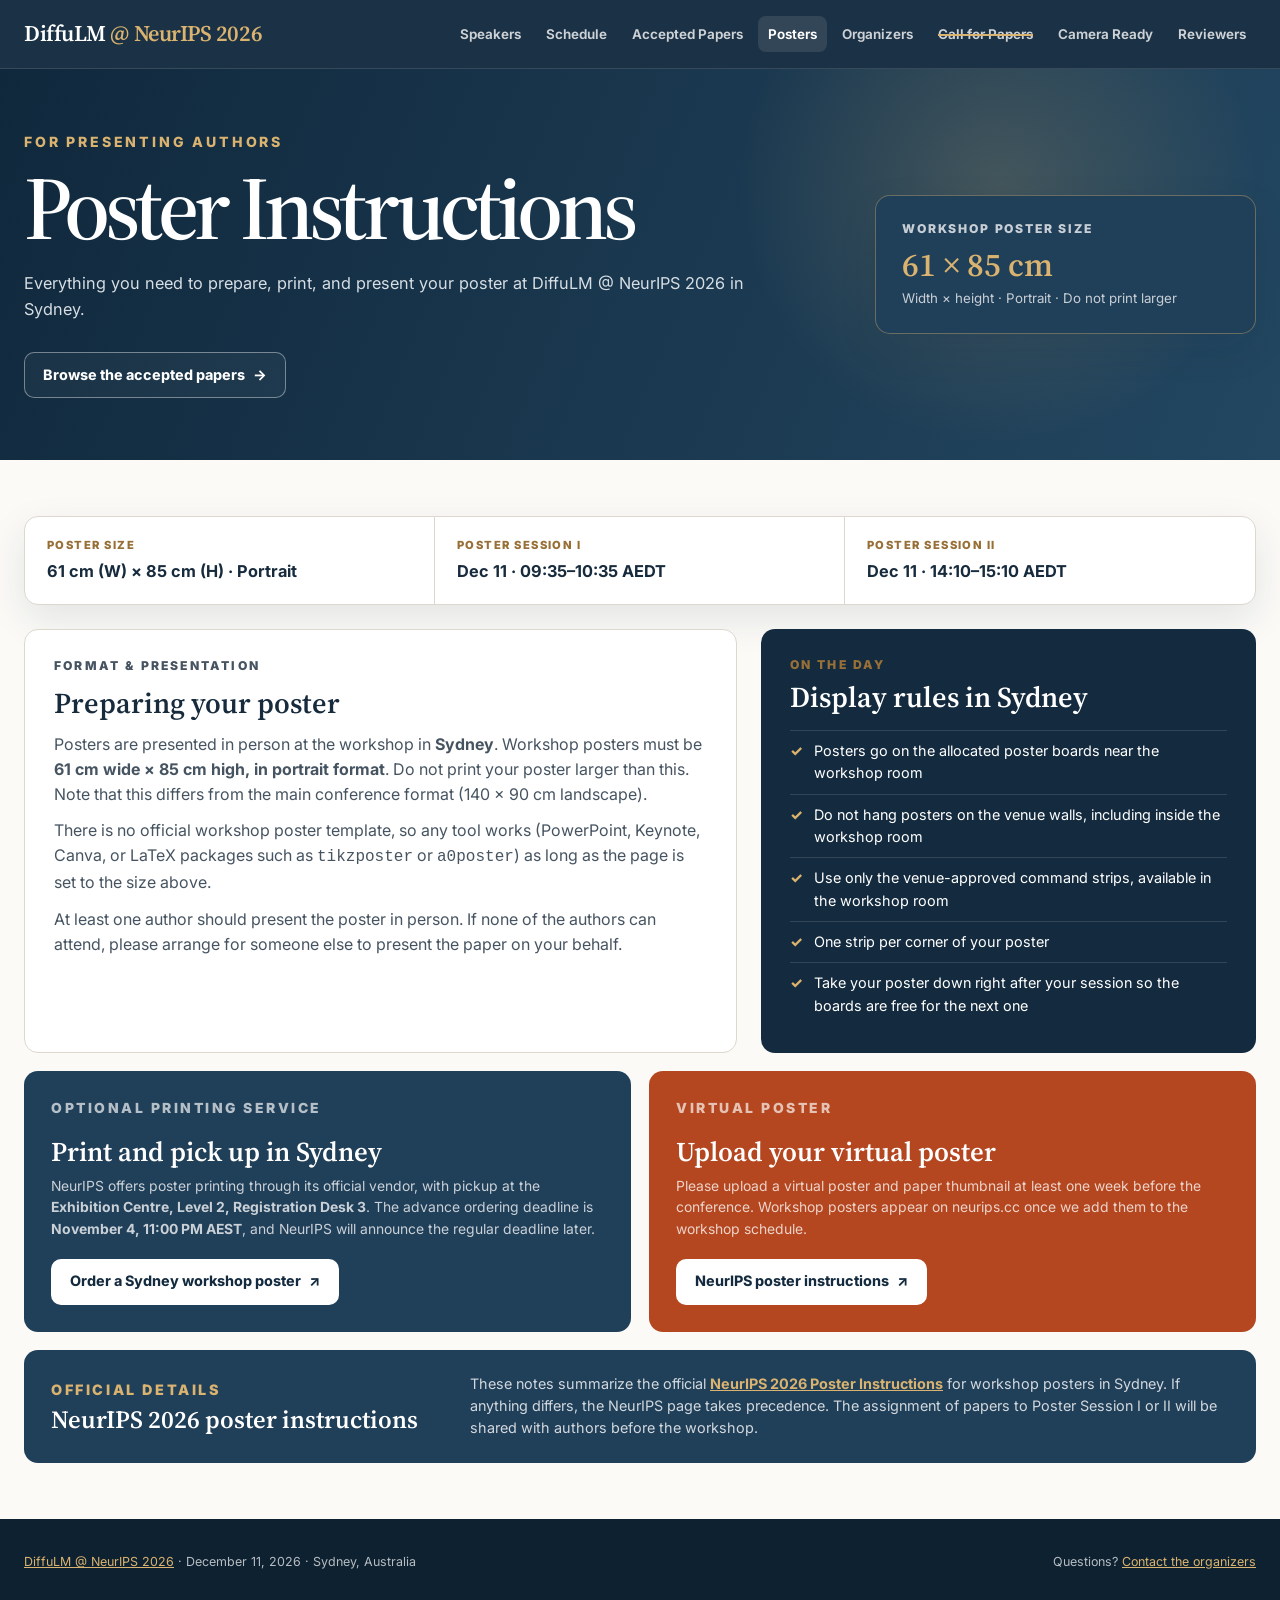
<file: posters.html>
<!doctype html>
<html lang="en">
<head>
  <meta charset="utf-8">
  <meta name="viewport" content="width=device-width, initial-scale=1">
  <title>Poster Instructions · DiffuLM @ NeurIPS 2026</title>
  <meta name="description" content="Poster instructions for authors presenting at DiffuLM @ NeurIPS 2026 in Sydney: poster size, display rules, printing, and virtual posters.">
  <meta name="theme-color" content="#142b3f">
  <meta property="og:title" content="Poster Instructions · DiffuLM @ NeurIPS 2026">
  <meta property="og:description" content="Poster instructions for presenting authors at DiffuLM @ NeurIPS 2026 in Sydney.">
  <meta property="og:type" content="website">
  <meta property="og:url" content="https://7amin.github.io/diffulm-neurips2026/posters.html">
  <meta property="og:image" content="https://7amin.github.io/diffulm-neurips2026/assets/og-image.png">
  <meta name="twitter:card" content="summary_large_image">
  <meta name="twitter:title" content="Poster Instructions · DiffuLM @ NeurIPS 2026">
  <meta name="twitter:description" content="Poster instructions for presenting authors at DiffuLM @ NeurIPS 2026 in Sydney.">
  <meta name="twitter:image" content="https://7amin.github.io/diffulm-neurips2026/assets/og-image.png">
  <link rel="icon" href="data:image/svg+xml,<svg xmlns='http://www.w3.org/2000/svg' viewBox='0 0 64 64'><rect width='64' height='64' rx='14' fill='%23142b3f'/><text x='32' y='45' font-family='Georgia,serif' font-size='34' fill='%23d9b36f' text-anchor='middle'>D</text></svg>">
  <link rel="preconnect" href="https://fonts.googleapis.com">
  <link rel="preconnect" href="https://fonts.gstatic.com" crossorigin>
  <link href="https://fonts.googleapis.com/css2?family=Inter:wght@400;500;600;700;800&amp;family=Source+Serif+4:ital,opsz,wght@0,8..60,500;0,8..60,600;1,8..60,500;1,8..60,600&amp;display=swap" rel="stylesheet">
  <link rel="stylesheet" href="assets/site.css?v=20261104b">
  <script src="assets/site.js?v=20261104b" defer></script>
</head>
<body>
  <a class="skip-link" href="#main">Skip to content</a>

  <nav class="site-nav" aria-label="Primary navigation">
    <div class="nav-inner">
      <a class="nav-brand" href="index.html" aria-label="DiffuLM home">DiffuLM <span>@ NeurIPS 2026</span></a>
      <div class="nav-links">
        <a class="nav-link" href="index.html#speakers">Speakers</a>
        <a class="nav-link" href="index.html#schedule">Schedule</a>
        <a class="nav-link" href="papers.html">Accepted Papers</a>
        <a class="nav-link" href="posters.html" aria-current="page">Posters</a>
        <a class="nav-link" href="index.html#organizers">Organizers</a>
        <a class="nav-link nav-link--closed" href="cfp.html" title="Submissions are closed"><s>Call for Papers</s><span class="visually-hidden"> (closed)</span></a>
        <a class="nav-link" href="camera-ready.html">Camera Ready</a>
        <a class="nav-link" href="reviewers.html">Reviewers</a>
      </div>
    </div>
  </nav>

  <main id="main">
    <header class="subhero">
      <div class="subhero-inner">
        <div>
          <p class="kicker">For presenting authors</p>
          <h1>Poster Instructions</h1>
          <p class="subhero-copy">Everything you need to prepare, print, and present your poster at DiffuLM @ NeurIPS 2026 in Sydney.</p>
          <div class="hero-actions"><a class="button button--outline" href="papers.html">Browse the accepted papers <span aria-hidden="true">→</span></a></div>
        </div>
        <div class="deadline-box deadline-box--stats">
          <span>Workshop poster size</span>
          <strong>61 × 85 cm</strong>
          <small>Width × height · Portrait · Do not print larger</small>
        </div>
      </div>
    </header>

    <section class="section section--compact" aria-label="Poster instructions">
      <div class="date-grid date-grid--three reveal">
        <div class="date-card"><span>Poster size</span><strong>61 cm (W) × 85 cm (H) · Portrait</strong></div>
        <div class="date-card"><span>Poster Session I</span><strong>Dec 11 · 09:35–10:35 AEDT</strong></div>
        <div class="date-card"><span>Poster Session II</span><strong>Dec 11 · 14:10–15:10 AEDT</strong></div>
      </div>
      <div class="cfp-overview reveal" style="margin-top: 24px;">
        <article class="copy-card">
          <p class="eyebrow">Format &amp; presentation</p>
          <h2>Preparing your poster</h2>
          <p>Posters are presented in person at the workshop in <strong>Sydney</strong>. Workshop posters must be <strong>61 cm wide × 85 cm high, in portrait format</strong>. Do not print your poster larger than this. Note that this differs from the main conference format (140 × 90 cm landscape).</p>
          <p>There is no official workshop poster template, so any tool works (PowerPoint, Keynote, Canva, or LaTeX packages such as <code>tikzposter</code> or <code>a0poster</code>) as long as the page is set to the size above.</p>
          <p>At least one author should present the poster in person. If none of the authors can attend, please arrange for someone else to present the paper on your behalf.</p>
        </article>
        <aside class="requirements-card" aria-label="Poster display rules in Sydney">
          <p class="eyebrow">On the day</p>
          <h2>Display rules in Sydney</h2>
          <ul>
            <li>Posters go on the allocated poster boards near the workshop room</li>
            <li>Do not hang posters on the venue walls, including inside the workshop room</li>
            <li>Use only the venue-approved command strips, available in the workshop room</li>
            <li>One strip per corner of your poster</li>
            <li>Take your poster down right after your session so the boards are free for the next one</li>
          </ul>
        </aside>
      </div>
      <div class="action-grid reveal" style="margin-top: 18px;">
        <article class="action-card">
          <p class="eyebrow">Optional printing service</p>
          <h3>Print and pick up in Sydney</h3>
          <p>NeurIPS offers poster printing through its official vendor, with pickup at the <strong>Exhibition Centre, Level 2, Registration Desk 3</strong>. The advance ordering deadline is <strong>November 4, 11:00 PM AEST</strong>, and NeurIPS will announce the regular deadline later.</p>
          <a class="button" href="https://www.postersessiononline.eu/pr/poster2.asp?congreso=469631373" target="_blank" rel="noopener">Order a Sydney workshop poster <span aria-hidden="true">↗</span></a>
        </article>
        <article class="action-card">
          <p class="eyebrow">Virtual poster</p>
          <h3>Upload your virtual poster</h3>
          <p>Please upload a virtual poster and paper thumbnail at least one week before the conference. Workshop posters appear on neurips.cc once we add them to the workshop schedule.</p>
          <a class="button" href="https://neurips.cc/Conferences/2026/PosterInstructions" target="_blank" rel="noopener">NeurIPS poster instructions <span aria-hidden="true">↗</span></a>
        </article>
      </div>
      <div class="format-notice reveal">
        <div>
          <p class="eyebrow">Official details</p>
          <h3>NeurIPS 2026 poster instructions</h3>
        </div>
        <p>These notes summarize the official <a href="https://neurips.cc/Conferences/2026/PosterInstructions" target="_blank" rel="noopener">NeurIPS 2026 Poster Instructions</a> for workshop posters in Sydney. If anything differs, the NeurIPS page takes precedence. The assignment of papers to Poster Session I or II will be shared with authors before the workshop.</p>
      </div>
    </section>
  </main>

  <footer class="site-footer">
    <div class="footer-inner">
      <span><a href="index.html">DiffuLM @ NeurIPS 2026</a> · December 11, 2026 · Sydney, Australia</span>
      <span>Questions? <a href="mailto:amin.karimi1992@gmail.com?subject=DiffuLM%20%E2%80%94%20NeurIPS%202026%20Workshop">Contact the organizers</a></span>
    </div>
  </footer>
</body>
</html>
</file>
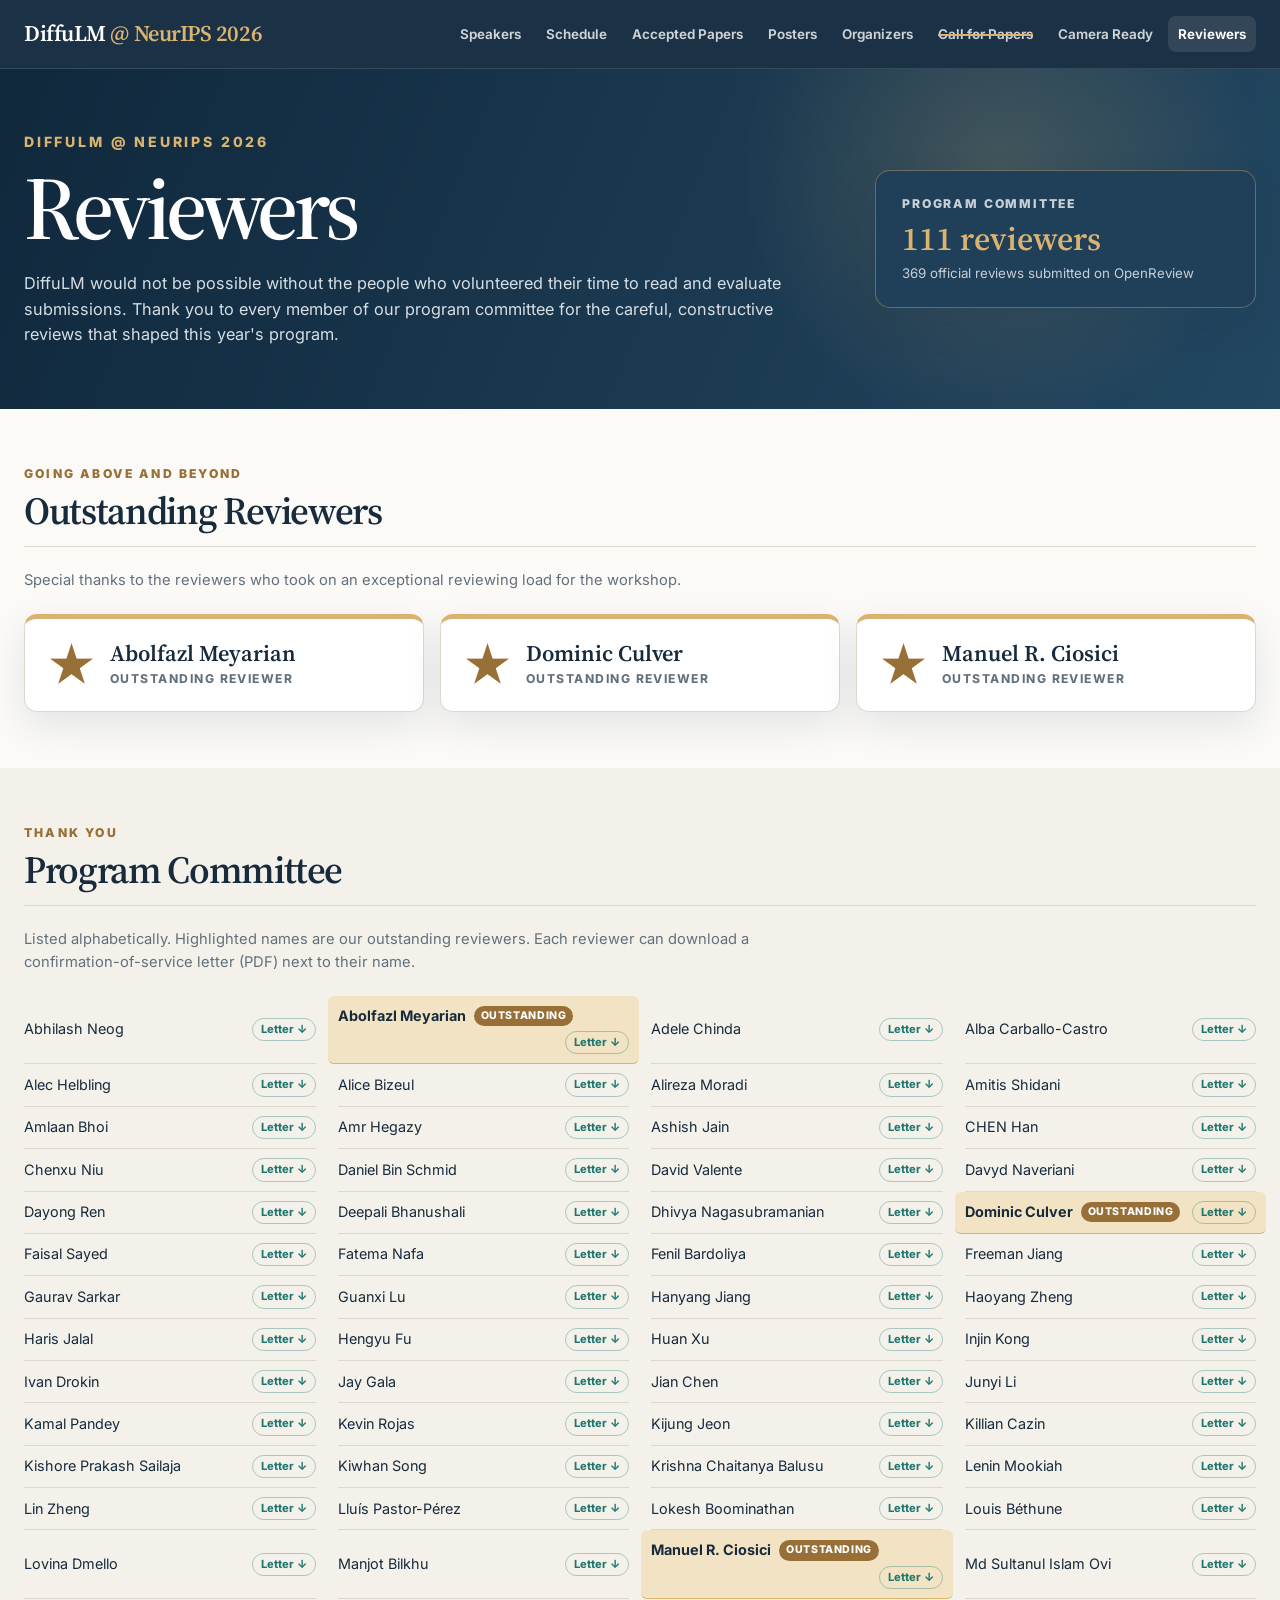
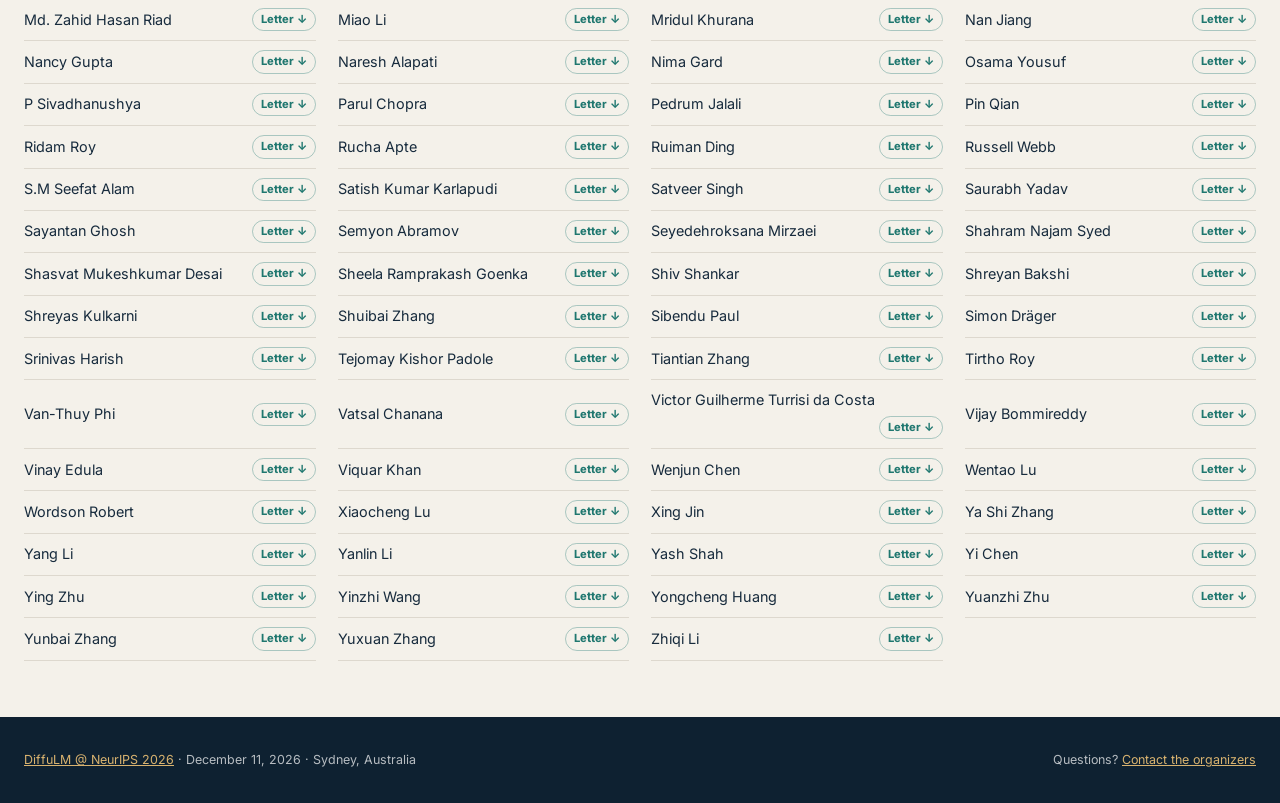
<file: reviewers.html>
<!doctype html>
<html lang="en">
<head>
  <meta charset="utf-8">
  <meta name="viewport" content="width=device-width, initial-scale=1">
  <title>Reviewers · DiffuLM @ NeurIPS 2026</title>
  <meta name="description" content="Thank you to the reviewers of DiffuLM @ NeurIPS 2026, the first NeurIPS workshop dedicated to diffusion language models.">
  <meta name="theme-color" content="#142b3f">
  <meta property="og:title" content="Reviewers · DiffuLM @ NeurIPS 2026">
  <meta property="og:description" content="Thank you to the reviewers of DiffuLM @ NeurIPS 2026.">
  <meta property="og:type" content="website">
  <meta property="og:url" content="https://7amin.github.io/diffulm-neurips2026/reviewers.html">
  <meta property="og:image" content="https://7amin.github.io/diffulm-neurips2026/assets/og-image.png">
  <meta name="twitter:card" content="summary_large_image">
  <meta name="twitter:title" content="Reviewers · DiffuLM @ NeurIPS 2026">
  <meta name="twitter:description" content="Thank you to the reviewers of DiffuLM @ NeurIPS 2026.">
  <meta name="twitter:image" content="https://7amin.github.io/diffulm-neurips2026/assets/og-image.png">
  <link rel="icon" href="data:image/svg+xml,<svg xmlns='http://www.w3.org/2000/svg' viewBox='0 0 64 64'><rect width='64' height='64' rx='14' fill='%23142b3f'/><text x='32' y='45' font-family='Georgia,serif' font-size='34' fill='%23d9b36f' text-anchor='middle'>D</text></svg>">
  <link rel="preconnect" href="https://fonts.googleapis.com">
  <link rel="preconnect" href="https://fonts.gstatic.com" crossorigin>
  <link href="https://fonts.googleapis.com/css2?family=Inter:wght@400;500;600;700;800&amp;family=Source+Serif+4:ital,opsz,wght@0,8..60,500;0,8..60,600;1,8..60,500;1,8..60,600&amp;display=swap" rel="stylesheet">
  <link rel="stylesheet" href="assets/site.css?v=20261104b">
  <script src="assets/site.js?v=20261104b" defer></script>
</head>
<body>
  <a class="skip-link" href="#main">Skip to content</a>

  <nav class="site-nav" aria-label="Primary navigation">
    <div class="nav-inner">
      <a class="nav-brand" href="index.html" aria-label="DiffuLM home">DiffuLM <span>@ NeurIPS 2026</span></a>
      <div class="nav-links">
        <a class="nav-link" href="index.html#speakers">Speakers</a>
        <a class="nav-link" href="index.html#schedule">Schedule</a>
        <a class="nav-link" href="papers.html">Accepted Papers</a>
        <a class="nav-link" href="posters.html">Posters</a>
        <a class="nav-link" href="index.html#organizers">Organizers</a>
        <a class="nav-link nav-link--closed" href="cfp.html" title="Submissions are closed"><s>Call for Papers</s><span class="visually-hidden"> (closed)</span></a>
        <a class="nav-link" href="camera-ready.html">Camera Ready</a>
        <a class="nav-link" href="reviewers.html" aria-current="page">Reviewers</a>
      </div>
    </div>
  </nav>

  <main id="main">
    <header class="subhero">
      <div class="subhero-inner">
        <div>
          <p class="kicker">DiffuLM @ NeurIPS 2026</p>
          <h1>Reviewers</h1>
          <p class="subhero-copy">DiffuLM would not be possible without the people who volunteered their time to read and evaluate submissions. Thank you to every member of our program committee for the careful, constructive reviews that shaped this year's program.</p>
        </div>
        <div class="deadline-box deadline-box--stats">
          <span>Program committee</span>
          <strong>111 reviewers</strong>
          <small>369 official reviews submitted on OpenReview</small>
        </div>
      </div>
    </header>

    <section class="section section--compact" aria-labelledby="top-reviewers-title">
      <div class="section-heading reveal">
        <div><p class="eyebrow">Going above and beyond</p><h2 id="top-reviewers-title">Outstanding Reviewers</h2></div>
      </div>
      <p class="reviewers-note reveal">Special thanks to the reviewers who took on an exceptional reviewing load for the workshop.</p>
      <div class="top-reviewer-grid reveal">
        <article class="top-reviewer"><span class="top-reviewer-count" aria-hidden="true">★</span><div><h3>Abolfazl Meyarian</h3><p>Outstanding reviewer</p></div></article>
        <article class="top-reviewer"><span class="top-reviewer-count" aria-hidden="true">★</span><div><h3>Dominic Culver</h3><p>Outstanding reviewer</p></div></article>
        <article class="top-reviewer"><span class="top-reviewer-count" aria-hidden="true">★</span><div><h3>Manuel R. Ciosici</h3><p>Outstanding reviewer</p></div></article>
      </div>
    </section>

    <section class="band--cream" aria-labelledby="all-reviewers-title">
      <div class="section section--compact">
        <div class="section-heading reveal">
          <div><p class="eyebrow">Thank you</p><h2 id="all-reviewers-title">Program Committee</h2></div>
        </div>
        <p class="reviewers-note reveal">Listed alphabetically. Highlighted names are our outstanding reviewers. Each reviewer can download a confirmation-of-service letter (PDF) next to their name.</p>
        <ul class="reviewer-list reveal">
          <li class="reviewer"><span class="reviewer-name">Abhilash Neog</span><a class="reviewer-letter" href="letters/Abhilash_Neog1.pdf" download aria-label="Download service letter for Abhilash Neog">Letter <span aria-hidden="true">↓</span></a></li>
          <li class="reviewer reviewer--top"><span class="reviewer-name">Abolfazl Meyarian</span><span class="reviewer-badge">Outstanding</span><a class="reviewer-letter" href="letters/Abolfazl_Meyarian1.pdf" download aria-label="Download service letter for Abolfazl Meyarian">Letter <span aria-hidden="true">↓</span></a></li>
          <li class="reviewer"><span class="reviewer-name">Adele Chinda</span><a class="reviewer-letter" href="letters/Adele_Chinda1.pdf" download aria-label="Download service letter for Adele Chinda">Letter <span aria-hidden="true">↓</span></a></li>
          <li class="reviewer"><span class="reviewer-name">Alba Carballo-Castro</span><a class="reviewer-letter" href="letters/Alba_Carballo-Castro1.pdf" download aria-label="Download service letter for Alba Carballo-Castro">Letter <span aria-hidden="true">↓</span></a></li>
          <li class="reviewer"><span class="reviewer-name">Alec Helbling</span><a class="reviewer-letter" href="letters/Alec_Fisher_Helbling1.pdf" download aria-label="Download service letter for Alec Helbling">Letter <span aria-hidden="true">↓</span></a></li>
          <li class="reviewer"><span class="reviewer-name">Alice Bizeul</span><a class="reviewer-letter" href="letters/Alice_Bizeul1.pdf" download aria-label="Download service letter for Alice Bizeul">Letter <span aria-hidden="true">↓</span></a></li>
          <li class="reviewer"><span class="reviewer-name">Alireza Moradi</span><a class="reviewer-letter" href="letters/Alireza_Moradi1.pdf" download aria-label="Download service letter for Alireza Moradi">Letter <span aria-hidden="true">↓</span></a></li>
          <li class="reviewer"><span class="reviewer-name">Amitis Shidani</span><a class="reviewer-letter" href="letters/Amitis_Shidani1.pdf" download aria-label="Download service letter for Amitis Shidani">Letter <span aria-hidden="true">↓</span></a></li>
          <li class="reviewer"><span class="reviewer-name">Amlaan Bhoi</span><a class="reviewer-letter" href="letters/Amlaan_Bhoi1.pdf" download aria-label="Download service letter for Amlaan Bhoi">Letter <span aria-hidden="true">↓</span></a></li>
          <li class="reviewer"><span class="reviewer-name">Amr Hegazy</span><a class="reviewer-letter" href="letters/Amr_Hegazy1.pdf" download aria-label="Download service letter for Amr Hegazy">Letter <span aria-hidden="true">↓</span></a></li>
          <li class="reviewer"><span class="reviewer-name">Ashish Jain</span><a class="reviewer-letter" href="letters/Ashish_Jain2.pdf" download aria-label="Download service letter for Ashish Jain">Letter <span aria-hidden="true">↓</span></a></li>
          <li class="reviewer"><span class="reviewer-name">CHEN Han</span><a class="reviewer-letter" href="letters/CHEN_Han2.pdf" download aria-label="Download service letter for CHEN Han">Letter <span aria-hidden="true">↓</span></a></li>
          <li class="reviewer"><span class="reviewer-name">Chenxu Niu</span><a class="reviewer-letter" href="letters/Chenxu_Niu3.pdf" download aria-label="Download service letter for Chenxu Niu">Letter <span aria-hidden="true">↓</span></a></li>
          <li class="reviewer"><span class="reviewer-name">Daniel Bin Schmid</span><a class="reviewer-letter" href="letters/Daniel_Bin_Schmid1.pdf" download aria-label="Download service letter for Daniel Bin Schmid">Letter <span aria-hidden="true">↓</span></a></li>
          <li class="reviewer"><span class="reviewer-name">David Valente</span><a class="reviewer-letter" href="letters/David_Valente2.pdf" download aria-label="Download service letter for David Valente">Letter <span aria-hidden="true">↓</span></a></li>
          <li class="reviewer"><span class="reviewer-name">Davyd Naveriani</span><a class="reviewer-letter" href="letters/Davyd_Naveriani1.pdf" download aria-label="Download service letter for Davyd Naveriani">Letter <span aria-hidden="true">↓</span></a></li>
          <li class="reviewer"><span class="reviewer-name">Dayong Ren</span><a class="reviewer-letter" href="letters/Dayong_Ren1.pdf" download aria-label="Download service letter for Dayong Ren">Letter <span aria-hidden="true">↓</span></a></li>
          <li class="reviewer"><span class="reviewer-name">Deepali Bhanushali</span><a class="reviewer-letter" href="letters/Deepali_Bhanushali1.pdf" download aria-label="Download service letter for Deepali Bhanushali">Letter <span aria-hidden="true">↓</span></a></li>
          <li class="reviewer"><span class="reviewer-name">Dhivya Nagasubramanian</span><a class="reviewer-letter" href="letters/Dhivya_Nagasubramanian1.pdf" download aria-label="Download service letter for Dhivya Nagasubramanian">Letter <span aria-hidden="true">↓</span></a></li>
          <li class="reviewer reviewer--top"><span class="reviewer-name">Dominic Culver</span><span class="reviewer-badge">Outstanding</span><a class="reviewer-letter" href="letters/Dominic_Culver1.pdf" download aria-label="Download service letter for Dominic Culver">Letter <span aria-hidden="true">↓</span></a></li>
          <li class="reviewer"><span class="reviewer-name">Faisal Sayed</span><a class="reviewer-letter" href="letters/Faisal_Sayed1.pdf" download aria-label="Download service letter for Faisal Sayed">Letter <span aria-hidden="true">↓</span></a></li>
          <li class="reviewer"><span class="reviewer-name">Fatema Nafa</span><a class="reviewer-letter" href="letters/Fatema_Nafa1.pdf" download aria-label="Download service letter for Fatema Nafa">Letter <span aria-hidden="true">↓</span></a></li>
          <li class="reviewer"><span class="reviewer-name">Fenil Bardoliya</span><a class="reviewer-letter" href="letters/Fenil_Bardoliya1.pdf" download aria-label="Download service letter for Fenil Bardoliya">Letter <span aria-hidden="true">↓</span></a></li>
          <li class="reviewer"><span class="reviewer-name">Freeman Jiang</span><a class="reviewer-letter" href="letters/Freeman_Jiang1.pdf" download aria-label="Download service letter for Freeman Jiang">Letter <span aria-hidden="true">↓</span></a></li>
          <li class="reviewer"><span class="reviewer-name">Gaurav Sarkar</span><a class="reviewer-letter" href="letters/Gaurav_Sarkar1.pdf" download aria-label="Download service letter for Gaurav Sarkar">Letter <span aria-hidden="true">↓</span></a></li>
          <li class="reviewer"><span class="reviewer-name">Guanxi Lu</span><a class="reviewer-letter" href="letters/Guanxi_Lu1.pdf" download aria-label="Download service letter for Guanxi Lu">Letter <span aria-hidden="true">↓</span></a></li>
          <li class="reviewer"><span class="reviewer-name">Hanyang Jiang</span><a class="reviewer-letter" href="letters/Hanyang_Jiang2.pdf" download aria-label="Download service letter for Hanyang Jiang">Letter <span aria-hidden="true">↓</span></a></li>
          <li class="reviewer"><span class="reviewer-name">Haoyang Zheng</span><a class="reviewer-letter" href="letters/Haoyang_Zheng2.pdf" download aria-label="Download service letter for Haoyang Zheng">Letter <span aria-hidden="true">↓</span></a></li>
          <li class="reviewer"><span class="reviewer-name">Haris Jalal</span><a class="reviewer-letter" href="letters/Haris_Jalal1.pdf" download aria-label="Download service letter for Haris Jalal">Letter <span aria-hidden="true">↓</span></a></li>
          <li class="reviewer"><span class="reviewer-name">Hengyu Fu</span><a class="reviewer-letter" href="letters/Hengyu_Fu1.pdf" download aria-label="Download service letter for Hengyu Fu">Letter <span aria-hidden="true">↓</span></a></li>
          <li class="reviewer"><span class="reviewer-name">Huan Xu</span><a class="reviewer-letter" href="letters/Huan_Xu4.pdf" download aria-label="Download service letter for Huan Xu">Letter <span aria-hidden="true">↓</span></a></li>
          <li class="reviewer"><span class="reviewer-name">Injin Kong</span><a class="reviewer-letter" href="letters/Injin_Kong2.pdf" download aria-label="Download service letter for Injin Kong">Letter <span aria-hidden="true">↓</span></a></li>
          <li class="reviewer"><span class="reviewer-name">Ivan Drokin</span><a class="reviewer-letter" href="letters/Ivan_Drokin1.pdf" download aria-label="Download service letter for Ivan Drokin">Letter <span aria-hidden="true">↓</span></a></li>
          <li class="reviewer"><span class="reviewer-name">Jay Gala</span><a class="reviewer-letter" href="letters/Jay_Gala3.pdf" download aria-label="Download service letter for Jay Gala">Letter <span aria-hidden="true">↓</span></a></li>
          <li class="reviewer"><span class="reviewer-name">Jian Chen</span><a class="reviewer-letter" href="letters/Jian_Chen13.pdf" download aria-label="Download service letter for Jian Chen">Letter <span aria-hidden="true">↓</span></a></li>
          <li class="reviewer"><span class="reviewer-name">Junyi Li</span><a class="reviewer-letter" href="letters/Junyi_Li8.pdf" download aria-label="Download service letter for Junyi Li">Letter <span aria-hidden="true">↓</span></a></li>
          <li class="reviewer"><span class="reviewer-name">Kamal Pandey</span><a class="reviewer-letter" href="letters/Kamal_Pandey3.pdf" download aria-label="Download service letter for Kamal Pandey">Letter <span aria-hidden="true">↓</span></a></li>
          <li class="reviewer"><span class="reviewer-name">Kevin Rojas</span><a class="reviewer-letter" href="letters/Kevin_Rojas1.pdf" download aria-label="Download service letter for Kevin Rojas">Letter <span aria-hidden="true">↓</span></a></li>
          <li class="reviewer"><span class="reviewer-name">Kijung Jeon</span><a class="reviewer-letter" href="letters/Kijung_Jeon1.pdf" download aria-label="Download service letter for Kijung Jeon">Letter <span aria-hidden="true">↓</span></a></li>
          <li class="reviewer"><span class="reviewer-name">Killian Cazin</span><a class="reviewer-letter" href="letters/Killian_Cazin1.pdf" download aria-label="Download service letter for Killian Cazin">Letter <span aria-hidden="true">↓</span></a></li>
          <li class="reviewer"><span class="reviewer-name">Kishore Prakash Sailaja</span><a class="reviewer-letter" href="letters/Kishore_Prakash_Sailaja1.pdf" download aria-label="Download service letter for Kishore Prakash Sailaja">Letter <span aria-hidden="true">↓</span></a></li>
          <li class="reviewer"><span class="reviewer-name">Kiwhan Song</span><a class="reviewer-letter" href="letters/Kiwhan_Song1.pdf" download aria-label="Download service letter for Kiwhan Song">Letter <span aria-hidden="true">↓</span></a></li>
          <li class="reviewer"><span class="reviewer-name">Krishna Chaitanya Balusu</span><a class="reviewer-letter" href="letters/Krishna_Chaitanya_Balusu1.pdf" download aria-label="Download service letter for Krishna Chaitanya Balusu">Letter <span aria-hidden="true">↓</span></a></li>
          <li class="reviewer"><span class="reviewer-name">Lenin Mookiah</span><a class="reviewer-letter" href="letters/Lenin_mookiah1.pdf" download aria-label="Download service letter for Lenin Mookiah">Letter <span aria-hidden="true">↓</span></a></li>
          <li class="reviewer"><span class="reviewer-name">Lin Zheng</span><a class="reviewer-letter" href="letters/Lin_Zheng1.pdf" download aria-label="Download service letter for Lin Zheng">Letter <span aria-hidden="true">↓</span></a></li>
          <li class="reviewer"><span class="reviewer-name">Lluís Pastor-Pérez</span><a class="reviewer-letter" href="letters/Lluís_Pastor-Pérez1.pdf" download aria-label="Download service letter for Lluís Pastor-Pérez">Letter <span aria-hidden="true">↓</span></a></li>
          <li class="reviewer"><span class="reviewer-name">Lokesh Boominathan</span><a class="reviewer-letter" href="letters/Lokesh_Boominathan1.pdf" download aria-label="Download service letter for Lokesh Boominathan">Letter <span aria-hidden="true">↓</span></a></li>
          <li class="reviewer"><span class="reviewer-name">Louis Béthune</span><a class="reviewer-letter" href="letters/Louis_Béthune1.pdf" download aria-label="Download service letter for Louis Béthune">Letter <span aria-hidden="true">↓</span></a></li>
          <li class="reviewer"><span class="reviewer-name">Lovina Dmello</span><a class="reviewer-letter" href="letters/Lovina_Dmello1.pdf" download aria-label="Download service letter for Lovina Dmello">Letter <span aria-hidden="true">↓</span></a></li>
          <li class="reviewer"><span class="reviewer-name">Manjot Bilkhu</span><a class="reviewer-letter" href="letters/Manjot_Bilkhu1.pdf" download aria-label="Download service letter for Manjot Bilkhu">Letter <span aria-hidden="true">↓</span></a></li>
          <li class="reviewer reviewer--top"><span class="reviewer-name">Manuel R. Ciosici</span><span class="reviewer-badge">Outstanding</span><a class="reviewer-letter" href="letters/Manuel_Rafael_Ciosici1.pdf" download aria-label="Download service letter for Manuel R. Ciosici">Letter <span aria-hidden="true">↓</span></a></li>
          <li class="reviewer"><span class="reviewer-name">Md Sultanul Islam Ovi</span><a class="reviewer-letter" href="letters/Md_Sultanul_Islam_Ovi1.pdf" download aria-label="Download service letter for Md Sultanul Islam Ovi">Letter <span aria-hidden="true">↓</span></a></li>
          <li class="reviewer"><span class="reviewer-name">Md. Zahid Hasan Riad</span><a class="reviewer-letter" href="letters/Md._Zahid_Hasan_Riad1.pdf" download aria-label="Download service letter for Md. Zahid Hasan Riad">Letter <span aria-hidden="true">↓</span></a></li>
          <li class="reviewer"><span class="reviewer-name">Miao Li</span><a class="reviewer-letter" href="letters/Miao_Li13.pdf" download aria-label="Download service letter for Miao Li">Letter <span aria-hidden="true">↓</span></a></li>
          <li class="reviewer"><span class="reviewer-name">Mridul Khurana</span><a class="reviewer-letter" href="letters/Mridul_Khurana1.pdf" download aria-label="Download service letter for Mridul Khurana">Letter <span aria-hidden="true">↓</span></a></li>
          <li class="reviewer"><span class="reviewer-name">Nan Jiang</span><a class="reviewer-letter" href="letters/Nan_Jiang22.pdf" download aria-label="Download service letter for Nan Jiang">Letter <span aria-hidden="true">↓</span></a></li>
          <li class="reviewer"><span class="reviewer-name">Nancy Gupta</span><a class="reviewer-letter" href="letters/Nancy_Gupta1.pdf" download aria-label="Download service letter for Nancy Gupta">Letter <span aria-hidden="true">↓</span></a></li>
          <li class="reviewer"><span class="reviewer-name">Naresh Alapati</span><a class="reviewer-letter" href="letters/Naresh_Alapati1.pdf" download aria-label="Download service letter for Naresh Alapati">Letter <span aria-hidden="true">↓</span></a></li>
          <li class="reviewer"><span class="reviewer-name">Nima Gard</span><a class="reviewer-letter" href="letters/Nima_Gard1.pdf" download aria-label="Download service letter for Nima Gard">Letter <span aria-hidden="true">↓</span></a></li>
          <li class="reviewer"><span class="reviewer-name">Osama Yousuf</span><a class="reviewer-letter" href="letters/Osama_Yousuf1.pdf" download aria-label="Download service letter for Osama Yousuf">Letter <span aria-hidden="true">↓</span></a></li>
          <li class="reviewer"><span class="reviewer-name">P Sivadhanushya</span><a class="reviewer-letter" href="letters/P_Sivadhanushya1.pdf" download aria-label="Download service letter for P Sivadhanushya">Letter <span aria-hidden="true">↓</span></a></li>
          <li class="reviewer"><span class="reviewer-name">Parul Chopra</span><a class="reviewer-letter" href="letters/Parul_Chopra1.pdf" download aria-label="Download service letter for Parul Chopra">Letter <span aria-hidden="true">↓</span></a></li>
          <li class="reviewer"><span class="reviewer-name">Pedrum Jalali</span><a class="reviewer-letter" href="letters/Pedrum_Jalali1.pdf" download aria-label="Download service letter for Pedrum Jalali">Letter <span aria-hidden="true">↓</span></a></li>
          <li class="reviewer"><span class="reviewer-name">Pin Qian</span><a class="reviewer-letter" href="letters/Pin_Qian2.pdf" download aria-label="Download service letter for Pin Qian">Letter <span aria-hidden="true">↓</span></a></li>
          <li class="reviewer"><span class="reviewer-name">Ridam Roy</span><a class="reviewer-letter" href="letters/Ridam_Roy1.pdf" download aria-label="Download service letter for Ridam Roy">Letter <span aria-hidden="true">↓</span></a></li>
          <li class="reviewer"><span class="reviewer-name">Rucha Apte</span><a class="reviewer-letter" href="letters/Rucha_Apte1.pdf" download aria-label="Download service letter for Rucha Apte">Letter <span aria-hidden="true">↓</span></a></li>
          <li class="reviewer"><span class="reviewer-name">Ruiman Ding</span><a class="reviewer-letter" href="letters/Ruiman_Ding1.pdf" download aria-label="Download service letter for Ruiman Ding">Letter <span aria-hidden="true">↓</span></a></li>
          <li class="reviewer"><span class="reviewer-name">Russell Webb</span><a class="reviewer-letter" href="letters/Russell_Webb1.pdf" download aria-label="Download service letter for Russell Webb">Letter <span aria-hidden="true">↓</span></a></li>
          <li class="reviewer"><span class="reviewer-name">S.M Seefat Alam</span><a class="reviewer-letter" href="letters/S.M_Seefat_Alam1.pdf" download aria-label="Download service letter for S.M Seefat Alam">Letter <span aria-hidden="true">↓</span></a></li>
          <li class="reviewer"><span class="reviewer-name">Satish Kumar Karlapudi</span><a class="reviewer-letter" href="letters/Satish_Kumar_Karlapudi1.pdf" download aria-label="Download service letter for Satish Kumar Karlapudi">Letter <span aria-hidden="true">↓</span></a></li>
          <li class="reviewer"><span class="reviewer-name">Satveer Singh</span><a class="reviewer-letter" href="letters/Satveer_Singh1.pdf" download aria-label="Download service letter for Satveer Singh">Letter <span aria-hidden="true">↓</span></a></li>
          <li class="reviewer"><span class="reviewer-name">Saurabh Yadav</span><a class="reviewer-letter" href="letters/Saurabh_Yadav2.pdf" download aria-label="Download service letter for Saurabh Yadav">Letter <span aria-hidden="true">↓</span></a></li>
          <li class="reviewer"><span class="reviewer-name">Sayantan Ghosh</span><a class="reviewer-letter" href="letters/Sayantan_Ghosh1.pdf" download aria-label="Download service letter for Sayantan Ghosh">Letter <span aria-hidden="true">↓</span></a></li>
          <li class="reviewer"><span class="reviewer-name">Semyon Abramov</span><a class="reviewer-letter" href="letters/Semyon_Abramov1.pdf" download aria-label="Download service letter for Semyon Abramov">Letter <span aria-hidden="true">↓</span></a></li>
          <li class="reviewer"><span class="reviewer-name">Seyedehroksana Mirzaei</span><a class="reviewer-letter" href="letters/Seyedehroksana_Mirzaei1.pdf" download aria-label="Download service letter for Seyedehroksana Mirzaei">Letter <span aria-hidden="true">↓</span></a></li>
          <li class="reviewer"><span class="reviewer-name">Shahram Najam Syed</span><a class="reviewer-letter" href="letters/Shahram_Najam_Syed1.pdf" download aria-label="Download service letter for Shahram Najam Syed">Letter <span aria-hidden="true">↓</span></a></li>
          <li class="reviewer"><span class="reviewer-name">Shasvat Mukeshkumar Desai</span><a class="reviewer-letter" href="letters/Shasvat_Mukeshkumar_Desai1.pdf" download aria-label="Download service letter for Shasvat Mukeshkumar Desai">Letter <span aria-hidden="true">↓</span></a></li>
          <li class="reviewer"><span class="reviewer-name">Sheela Ramprakash Goenka</span><a class="reviewer-letter" href="letters/Sheela_Ramprakash_Goenka1.pdf" download aria-label="Download service letter for Sheela Ramprakash Goenka">Letter <span aria-hidden="true">↓</span></a></li>
          <li class="reviewer"><span class="reviewer-name">Shiv Shankar</span><a class="reviewer-letter" href="letters/Shiv_Shankar2.pdf" download aria-label="Download service letter for Shiv Shankar">Letter <span aria-hidden="true">↓</span></a></li>
          <li class="reviewer"><span class="reviewer-name">Shreyan Bakshi</span><a class="reviewer-letter" href="letters/Shreyan_Bakshi1.pdf" download aria-label="Download service letter for Shreyan Bakshi">Letter <span aria-hidden="true">↓</span></a></li>
          <li class="reviewer"><span class="reviewer-name">Shreyas Kulkarni</span><a class="reviewer-letter" href="letters/Shreyas_Kulkarni1.pdf" download aria-label="Download service letter for Shreyas Kulkarni">Letter <span aria-hidden="true">↓</span></a></li>
          <li class="reviewer"><span class="reviewer-name">Shuibai Zhang</span><a class="reviewer-letter" href="letters/Shuibai_Zhang1.pdf" download aria-label="Download service letter for Shuibai Zhang">Letter <span aria-hidden="true">↓</span></a></li>
          <li class="reviewer"><span class="reviewer-name">Sibendu Paul</span><a class="reviewer-letter" href="letters/sibendu_paul1.pdf" download aria-label="Download service letter for Sibendu Paul">Letter <span aria-hidden="true">↓</span></a></li>
          <li class="reviewer"><span class="reviewer-name">Simon Dräger</span><a class="reviewer-letter" href="letters/Simon_Dräger1.pdf" download aria-label="Download service letter for Simon Dräger">Letter <span aria-hidden="true">↓</span></a></li>
          <li class="reviewer"><span class="reviewer-name">Srinivas Harish</span><a class="reviewer-letter" href="letters/Srinivas_Harish1.pdf" download aria-label="Download service letter for Srinivas Harish">Letter <span aria-hidden="true">↓</span></a></li>
          <li class="reviewer"><span class="reviewer-name">Tejomay Kishor Padole</span><a class="reviewer-letter" href="letters/Tejomay_Kishor_Padole1.pdf" download aria-label="Download service letter for Tejomay Kishor Padole">Letter <span aria-hidden="true">↓</span></a></li>
          <li class="reviewer"><span class="reviewer-name">Tiantian Zhang</span><a class="reviewer-letter" href="letters/Tiantian_Zhang8.pdf" download aria-label="Download service letter for Tiantian Zhang">Letter <span aria-hidden="true">↓</span></a></li>
          <li class="reviewer"><span class="reviewer-name">Tirtho Roy</span><a class="reviewer-letter" href="letters/Tirtho_Roy1.pdf" download aria-label="Download service letter for Tirtho Roy">Letter <span aria-hidden="true">↓</span></a></li>
          <li class="reviewer"><span class="reviewer-name">Van-Thuy Phi</span><a class="reviewer-letter" href="letters/Van-Thuy_Phi1.pdf" download aria-label="Download service letter for Van-Thuy Phi">Letter <span aria-hidden="true">↓</span></a></li>
          <li class="reviewer"><span class="reviewer-name">Vatsal Chanana</span><a class="reviewer-letter" href="letters/Vatsal_Chanana1.pdf" download aria-label="Download service letter for Vatsal Chanana">Letter <span aria-hidden="true">↓</span></a></li>
          <li class="reviewer"><span class="reviewer-name">Victor Guilherme Turrisi da Costa</span><a class="reviewer-letter" href="letters/Victor_Guilherme_Turrisi_da_Costa1.pdf" download aria-label="Download service letter for Victor Guilherme Turrisi da Costa">Letter <span aria-hidden="true">↓</span></a></li>
          <li class="reviewer"><span class="reviewer-name">Vijay Bommireddy</span><a class="reviewer-letter" href="letters/Vijay_Bommireddy3.pdf" download aria-label="Download service letter for Vijay Bommireddy">Letter <span aria-hidden="true">↓</span></a></li>
          <li class="reviewer"><span class="reviewer-name">Vinay Edula</span><a class="reviewer-letter" href="letters/Vinay_Edula1.pdf" download aria-label="Download service letter for Vinay Edula">Letter <span aria-hidden="true">↓</span></a></li>
          <li class="reviewer"><span class="reviewer-name">Viquar Khan</span><a class="reviewer-letter" href="letters/vaquar_khan1.pdf" download aria-label="Download service letter for Viquar Khan">Letter <span aria-hidden="true">↓</span></a></li>
          <li class="reviewer"><span class="reviewer-name">Wenjun Chen</span><a class="reviewer-letter" href="letters/Wenjun_Chen7.pdf" download aria-label="Download service letter for Wenjun Chen">Letter <span aria-hidden="true">↓</span></a></li>
          <li class="reviewer"><span class="reviewer-name">Wentao Lu</span><a class="reviewer-letter" href="letters/Wentao_Lu7.pdf" download aria-label="Download service letter for Wentao Lu">Letter <span aria-hidden="true">↓</span></a></li>
          <li class="reviewer"><span class="reviewer-name">Wordson Robert</span><a class="reviewer-letter" href="letters/Wordson_Robert1.pdf" download aria-label="Download service letter for Wordson Robert">Letter <span aria-hidden="true">↓</span></a></li>
          <li class="reviewer"><span class="reviewer-name">Xiaocheng Lu</span><a class="reviewer-letter" href="letters/Xiaocheng_Lu1.pdf" download aria-label="Download service letter for Xiaocheng Lu">Letter <span aria-hidden="true">↓</span></a></li>
          <li class="reviewer"><span class="reviewer-name">Xing Jin</span><a class="reviewer-letter" href="letters/xing_jin2.pdf" download aria-label="Download service letter for Xing Jin">Letter <span aria-hidden="true">↓</span></a></li>
          <li class="reviewer"><span class="reviewer-name">Ya Shi Zhang</span><a class="reviewer-letter" href="letters/Ya_Shi_Zhang1.pdf" download aria-label="Download service letter for Ya Shi Zhang">Letter <span aria-hidden="true">↓</span></a></li>
          <li class="reviewer"><span class="reviewer-name">Yang Li</span><a class="reviewer-letter" href="letters/Yang_Li99.pdf" download aria-label="Download service letter for Yang Li">Letter <span aria-hidden="true">↓</span></a></li>
          <li class="reviewer"><span class="reviewer-name">Yanlin Li</span><a class="reviewer-letter" href="letters/Yanlin_Li1.pdf" download aria-label="Download service letter for Yanlin Li">Letter <span aria-hidden="true">↓</span></a></li>
          <li class="reviewer"><span class="reviewer-name">Yash Shah</span><a class="reviewer-letter" href="letters/Yash_Shah7.pdf" download aria-label="Download service letter for Yash Shah">Letter <span aria-hidden="true">↓</span></a></li>
          <li class="reviewer"><span class="reviewer-name">Yi Chen</span><a class="reviewer-letter" href="letters/Yi_Chen19.pdf" download aria-label="Download service letter for Yi Chen">Letter <span aria-hidden="true">↓</span></a></li>
          <li class="reviewer"><span class="reviewer-name">Ying Zhu</span><a class="reviewer-letter" href="letters/Ying_Zhu13.pdf" download aria-label="Download service letter for Ying Zhu">Letter <span aria-hidden="true">↓</span></a></li>
          <li class="reviewer"><span class="reviewer-name">Yinzhi Wang</span><a class="reviewer-letter" href="letters/Yinzhi_Wang2.pdf" download aria-label="Download service letter for Yinzhi Wang">Letter <span aria-hidden="true">↓</span></a></li>
          <li class="reviewer"><span class="reviewer-name">Yongcheng Huang</span><a class="reviewer-letter" href="letters/Yongcheng_Huang1.pdf" download aria-label="Download service letter for Yongcheng Huang">Letter <span aria-hidden="true">↓</span></a></li>
          <li class="reviewer"><span class="reviewer-name">Yuanzhi Zhu</span><a class="reviewer-letter" href="letters/Yuanzhi_Zhu2.pdf" download aria-label="Download service letter for Yuanzhi Zhu">Letter <span aria-hidden="true">↓</span></a></li>
          <li class="reviewer"><span class="reviewer-name">Yunbai Zhang</span><a class="reviewer-letter" href="letters/Yunbai_Zhang1.pdf" download aria-label="Download service letter for Yunbai Zhang">Letter <span aria-hidden="true">↓</span></a></li>
          <li class="reviewer"><span class="reviewer-name">Yuxuan Zhang</span><a class="reviewer-letter" href="letters/Yuxuan_Zhang12.pdf" download aria-label="Download service letter for Yuxuan Zhang">Letter <span aria-hidden="true">↓</span></a></li>
          <li class="reviewer"><span class="reviewer-name">Zhiqi Li</span><a class="reviewer-letter" href="letters/Zhiqi_Li4.pdf" download aria-label="Download service letter for Zhiqi Li">Letter <span aria-hidden="true">↓</span></a></li>
        </ul>
      </div>
    </section>
  </main>

  <footer class="site-footer">
    <div class="footer-inner">
      <span><a href="index.html">DiffuLM @ NeurIPS 2026</a> · December 11, 2026 · Sydney, Australia</span>
      <span>Questions? <a href="mailto:amin.karimi1992@gmail.com?subject=DiffuLM%20%E2%80%94%20NeurIPS%202026%20Workshop">Contact the organizers</a></span>
    </div>
  </footer>
</body>
</html>
</file>
<file: assets/site.css>
:root {
  --navy: #142b3f;
  --navy-2: #203f59;
  --ink: #172b3d;
  --muted: #62707c;
  --cream: #f4f1ea;
  --paper: #fbfaf7;
  --white: #ffffff;
  --gold: #d9b36f;
  --gold-dark: #987037;
  --rust: #b44720;
  --teal: #1f776f;
  --plum: #765487;
  --line: #ddd8ce;
  --shadow: 0 14px 38px rgba(20, 43, 63, .10);
  --serif: "Source Serif 4", Georgia, serif;
  --sans: Inter, ui-sans-serif, system-ui, -apple-system, BlinkMacSystemFont, "Segoe UI", sans-serif;
}

* { box-sizing: border-box; }
html { scroll-behavior: smooth; scroll-padding-top: 82px; }
body {
  margin: 0;
  color: var(--ink);
  background: var(--paper);
  font-family: var(--sans);
  font-size: 16px;
  line-height: 1.55;
  -webkit-font-smoothing: antialiased;
}
img { display: block; max-width: 100%; }
a { color: inherit; }
button, a { -webkit-tap-highlight-color: transparent; }

.skip-link {
  position: fixed;
  top: 10px;
  left: 10px;
  z-index: 100;
  padding: 10px 14px;
  color: var(--navy);
  background: var(--white);
  border-radius: 8px;
  transform: translateY(-160%);
}
.skip-link:focus { transform: translateY(0); }

.site-nav {
  position: sticky;
  top: 0;
  z-index: 50;
  color: var(--white);
  background: rgba(20, 43, 63, .97);
  border-bottom: 1px solid rgba(255,255,255,.12);
  backdrop-filter: blur(16px);
}
.nav-inner {
  width: min(1380px, calc(100% - 48px));
  min-height: 68px;
  margin: 0 auto;
  display: flex;
  align-items: center;
  gap: 24px;
}
.nav-brand {
  flex: 0 0 auto;
  font: 600 1.4rem/1 var(--serif);
  text-decoration: none;
  letter-spacing: -.02em;
}
.nav-brand span { color: var(--gold); }
.nav-links {
  display: flex;
  align-items: center;
  gap: 5px;
  margin-left: auto;
}
.nav-link {
  padding: 8px 10px;
  border-radius: 8px;
  color: rgba(255,255,255,.78);
  font-size: .84rem;
  font-weight: 650;
  text-decoration: none;
  white-space: nowrap;
}
.nav-link:hover, .nav-link:focus-visible, .nav-link[aria-current="page"] {
  color: var(--white);
  background: rgba(255,255,255,.10);
}
.nav-link--gold {
  color: var(--navy);
  background: var(--gold);
}
.nav-link--gold:hover, .nav-link--gold:focus-visible {
  color: var(--navy);
  background: #e6c787;
}

.hero {
  position: relative;
  overflow: hidden;
  color: var(--white);
  background:
    radial-gradient(circle at 82% 20%, rgba(112, 158, 190, .28), transparent 30%),
    linear-gradient(112deg, #10283c 0%, #183750 57%, #2f536c 100%);
}
.hero::after {
  content: "";
  position: absolute;
  inset: 0;
  pointer-events: none;
  opacity: .08;
  background-image: linear-gradient(rgba(255,255,255,.6) 1px, transparent 1px), linear-gradient(90deg, rgba(255,255,255,.6) 1px, transparent 1px);
  background-size: 92px 92px;
}
.hero-inner {
  position: relative;
  z-index: 1;
  width: min(1380px, calc(100% - 48px));
  min-height: 565px;
  margin: 0 auto;
  padding: 72px 0 98px;
  display: grid;
  grid-template-columns: minmax(0, 1fr);
  align-items: center;
}
.kicker {
  margin: 0 0 14px;
  color: var(--gold);
  font-size: .88rem;
  font-weight: 800;
  letter-spacing: .2em;
  text-transform: uppercase;
}
.hero h1 {
  max-width: none;
  margin: 0;
  font: 600 clamp(3.8rem, 6.1vw, 6.35rem)/.94 var(--serif);
  letter-spacing: -.055em;
  white-space: nowrap;
}
.hero h1 .brand-word { color: var(--cream); }
.hero h1 .event-word { color: var(--gold); }
.formal-title {
  max-width: 800px;
  margin: 28px 0 0;
  color: var(--cream);
  font: 600 clamp(1.65rem, 2.65vw, 2.65rem)/1.08 var(--serif);
  letter-spacing: -.025em;
}
.first-line {
  max-width: 780px;
  margin: 18px 0 0;
  color: #d7dee3;
  font: italic 500 clamp(1.12rem, 1.55vw, 1.42rem)/1.35 var(--serif);
}
.hero-actions { display: flex; flex-wrap: wrap; gap: 12px; margin-top: 30px; }
.button {
  display: inline-flex;
  min-height: 46px;
  padding: 0 18px;
  align-items: center;
  justify-content: center;
  gap: 8px;
  border: 1px solid transparent;
  border-radius: 10px;
  font-size: .9rem;
  font-weight: 750;
  text-decoration: none;
  transition: transform .18s ease, background .18s ease, border-color .18s ease;
}
.button:hover { transform: translateY(-2px); }
.button--gold { color: var(--navy); background: var(--gold); }
.button--outline { color: var(--white); border-color: rgba(255,255,255,.4); background: rgba(255,255,255,.04); }

.diffusion-figure {
  position: absolute;
  right: 0;
  bottom: 112px;
  width: min(30vw, 410px);
}
.token-grid {
  display: grid;
  grid-template-columns: repeat(6, 1fr);
  gap: 10px;
  transform: rotate(-4deg);
}
.token {
  aspect-ratio: 1.1;
  border-radius: 8px;
  background: rgba(198, 214, 223, .22);
  box-shadow: inset 0 1px 0 rgba(255,255,255,.10);
}
.token:nth-child(4n+1) { background: rgba(111, 154, 186, .7); }
.token:nth-child(7n+2) { background: rgba(217, 179, 111, .68); }
.token:nth-child(n+19) { background: rgba(244, 241, 234, .92); }
.token:nth-child(n+22) { background: rgba(217, 179, 111, .96); }

.fact-strip {
  position: relative;
  z-index: 3;
  width: min(1260px, calc(100% - 48px));
  margin: -52px auto 0;
  display: grid;
  grid-template-columns: repeat(3, 1fr);
  overflow: hidden;
  background: var(--white);
  border: 1px solid rgba(20,43,63,.08);
  border-radius: 15px;
  box-shadow: var(--shadow);
}
.fact { min-height: 102px; padding: 22px 28px; border-right: 1px solid var(--line); }
.fact:last-child { border: 0; }
.fact--deadline { color: var(--white); background: var(--rust); }
.fact-label { display: block; margin-bottom: 4px; color: var(--muted); font-size: .72rem; font-weight: 800; letter-spacing: .12em; text-transform: uppercase; }
.fact--deadline .fact-label { color: rgba(255,255,255,.72); }
.fact strong { font-size: clamp(1rem, 1.5vw, 1.25rem); line-height: 1.3; }
.countdown {
  display: flex;
  align-items: baseline;
  gap: 7px;
  margin-top: 8px;
  color: rgba(255,255,255,.8);
  font-size: .76rem;
  line-height: 1.2;
}
.countdown-label {
  font-weight: 700;
  letter-spacing: .06em;
  text-transform: uppercase;
}
.countdown-value {
  color: var(--white);
  font-size: .86rem;
  font-weight: 800;
  font-variant-numeric: tabular-nums;
  letter-spacing: .02em;
}

/* Deadline extension: old date struck through, new date emphasised. */
.date-old {
  opacity: .62;
  text-decoration: line-through;
  text-decoration-thickness: 2px;
  text-decoration-skip-ink: none;
  font-weight: inherit;
}
.date-new { font-weight: inherit; }
.extended-tag {
  display: inline-block;
  margin-left: 8px;
  padding: 3px 9px;
  color: var(--rust);
  background: rgba(180, 71, 32, .12);
  border: 1px solid rgba(180, 71, 32, .32);
  border-radius: 999px;
  font-family: var(--sans);
  font-size: .64rem;
  font-weight: 850;
  letter-spacing: .13em;
  line-height: 1.5;
  text-transform: uppercase;
  vertical-align: middle;
}
/* In the CFP hero the superseded date sits smaller above the live one. */
.deadline-box .date-old { font-size: 1.25rem; }
.deadline-box strong + strong.date-new { margin-top: 2px; }
/* On the rust-filled cards the badge inverts. */
.fact--deadline .extended-tag,
.deadline-box .extended-tag {
  color: var(--white);
  background: rgba(255, 255, 255, .2);
  border-color: rgba(255, 255, 255, .5);
}

.attention-banner {
  width: min(1260px, calc(100% - 48px));
  margin: 18px auto 0;
  display: grid;
  grid-template-columns: minmax(0, 1fr) auto;
  align-items: center;
  gap: 28px;
  padding: 22px 28px;
  color: var(--navy);
  background: var(--gold);
  border-radius: 15px;
  box-shadow: var(--shadow);
}
.attention-label { margin: 0 0 5px; font-size: .72rem; font-weight: 850; letter-spacing: .14em; text-transform: uppercase; }
.attention-banner h2 { margin: 0 0 6px; font: 600 1.55rem/1.15 var(--serif); }
.attention-banner p:last-child { max-width: 860px; margin: 0; font-size: .9rem; }
.attention-banner .button { color: var(--white); background: var(--navy); white-space: nowrap; }

.section {
  width: min(1260px, calc(100% - 48px));
  margin: 0 auto;
  padding: 72px 0;
}
.section--compact { padding-block: 56px; }
.eyebrow { margin: 0 0 7px; color: var(--gold-dark); font-size: .76rem; font-weight: 850; letter-spacing: .18em; text-transform: uppercase; }
.section-heading {
  display: flex;
  align-items: end;
  justify-content: flex-start;
  margin-bottom: 30px;
  padding-bottom: 15px;
  border-bottom: 1px solid var(--line);
}
.section-heading h2 { margin: 0; font: 600 clamp(2.15rem, 3vw, 3rem)/1.05 var(--serif); letter-spacing: -.035em; }
.band--cream { background: var(--cream); }
.band--navy { color: var(--white); background: var(--navy); }

.pillars { display: grid; grid-template-columns: repeat(3, 1fr); gap: 18px; }
.pillar {
  position: relative;
  min-height: 205px;
  padding: 24px 25px 25px;
  overflow: hidden;
  background: var(--white);
  border: 1px solid #e7e3db;
  border-radius: 15px;
  box-shadow: 0 8px 22px rgba(20,43,63,.055);
}
.pillar::before { content: ""; position: absolute; inset: 0 auto 0 0; width: 7px; background: var(--rust); }
.pillar:nth-child(2)::before { background: var(--teal); }
.pillar:nth-child(3)::before { background: var(--plum); }
.pillar-index { color: var(--gold-dark); font-size: .72rem; font-weight: 850; letter-spacing: .14em; text-transform: uppercase; }
.pillar h3 { margin: 12px 0 8px; font: 600 1.75rem/1.1 var(--serif); }
.pillar p { margin: 0; color: var(--muted); font-size: .92rem; }

.speakers-grid { display: grid; grid-template-columns: repeat(7, minmax(0, 1fr)); gap: 22px; }
.speaker { min-width: 0; text-align: center; }
.speaker-photo {
  width: min(132px, 84%);
  aspect-ratio: 1;
  margin: 0 auto 14px;
  overflow: hidden;
  background: #dfe5e6;
  border: 5px solid var(--white);
  border-radius: 50%;
  box-shadow: 0 7px 18px rgba(20,43,63,.14);
}
.speaker-photo img { width: 100%; height: 100%; object-fit: cover; }
.speaker h3 { margin: 0; font-size: .98rem; line-height: 1.2; }
.speaker h3 a { text-decoration: none; }
.speaker h3 a:hover { color: var(--rust); }
.speaker-affil { margin: 5px 0 0; color: var(--muted); font-size: .77rem; line-height: 1.35; }

.organizer-grid { display: grid; grid-template-columns: repeat(4, 1fr); gap: 15px; }
.organizer {
  display: grid;
  grid-template-columns: 74px minmax(0, 1fr);
  align-items: center;
  gap: 14px;
  min-height: 118px;
  padding: 15px;
  background: var(--white);
  border: 1px solid #e4dfd6;
  border-radius: 14px;
}
.organizer-photo { width: 74px; aspect-ratio: 1; overflow: hidden; border: 3px solid var(--cream); border-radius: 50%; }
.organizer-photo img { width: 100%; height: 100%; object-fit: cover; }
.organizer h3 { margin: 0 0 4px; font-size: .92rem; line-height: 1.17; }
.organizer h3 a { text-decoration: none; }
.organizer h3 a:hover { color: var(--rust); }
.organizer p { margin: 0; color: var(--muted); font-size: .73rem; line-height: 1.3; }

.link-dock { display: grid; grid-template-columns: 1fr 1fr 1fr; gap: 14px; }
.dock-link {
  min-height: 142px;
  padding: 22px;
  color: var(--white);
  background: rgba(255,255,255,.055);
  border: 1px solid rgba(255,255,255,.15);
  border-radius: 14px;
  text-decoration: none;
}
.dock-link:hover { background: rgba(255,255,255,.10); border-color: var(--gold); }
.dock-label { display: block; margin-bottom: 14px; color: var(--gold); font-size: .75rem; font-weight: 850; letter-spacing: .15em; text-transform: uppercase; }
.dock-link strong { display: block; margin-bottom: 7px; font: 600 1.5rem/1.15 var(--serif); }
.dock-url { color: rgba(255,255,255,.7); font-size: .82rem; overflow-wrap: anywhere; }

.site-footer { color: rgba(255,255,255,.7); background: #0e2131; }
.footer-inner {
  width: min(1260px, calc(100% - 48px));
  min-height: 86px;
  margin: 0 auto;
  display: flex;
  align-items: center;
  justify-content: space-between;
  gap: 24px;
  font-size: .78rem;
}
.footer-inner a { color: var(--gold); }

/* Call for papers */
.subhero {
  color: var(--white);
  background:
    radial-gradient(circle at 78% 30%, rgba(217,179,111,.2), transparent 25%),
    linear-gradient(112deg, #10283c, #234761);
}
.subhero-inner {
  width: min(1260px, calc(100% - 48px));
  min-height: 335px;
  margin: 0 auto;
  padding: 62px 0;
  display: grid;
  grid-template-columns: minmax(0, 1.35fr) minmax(300px, .65fr);
  align-items: center;
  gap: 60px;
}
.subhero h1 { margin: 0; font: 600 clamp(3.7rem, 7vw, 6.4rem)/.92 var(--serif); letter-spacing: -.055em; }
.subhero-copy { max-width: 760px; margin: 22px 0 0; color: #d6dee4; font-size: 1.02rem; }
.deadline-box { padding: 24px 26px; color: var(--white); background: var(--rust); border-radius: 15px; box-shadow: var(--shadow); }
.deadline-box > span:first-child { display: block; margin-bottom: 8px; color: rgba(255,255,255,.75); font-size: .76rem; font-weight: 850; letter-spacing: .15em; text-transform: uppercase; }
.deadline-box strong { display: block; font: 600 2.05rem/1.08 var(--serif); }
.deadline-box small { display: block; margin-top: 6px; color: rgba(255,255,255,.75); }
.deadline-box .countdown--deadline { margin-top: 17px; padding-top: 14px; border-top: 1px solid rgba(255,255,255,.22); }

.date-grid { display: grid; grid-template-columns: repeat(4, 1fr); overflow: hidden; background: var(--white); border: 1px solid var(--line); border-radius: 14px; box-shadow: var(--shadow); }
.date-card { padding: 20px 22px; border-right: 1px solid var(--line); }
.date-card:last-child { border: 0; }
.date-card > span:first-child { display: block; color: var(--gold-dark); font-size: .7rem; font-weight: 850; letter-spacing: .13em; text-transform: uppercase; }
.date-card .extended-tag { margin: 6px 0 0; }
.date-card strong { display: block; margin-top: 5px; font-size: 1.02rem; }

.cfp-overview { display: grid; grid-template-columns: 1.18fr .82fr; gap: 24px; }
.copy-card, .requirements-card { padding: 27px 29px; background: var(--white); border: 1px solid var(--line); border-radius: 14px; }
.copy-card h2, .requirements-card h2 { margin: 0 0 12px; font: 600 1.8rem/1.1 var(--serif); }
.copy-card p { margin: 0 0 12px; color: #465461; }
.copy-card p:last-child { margin-bottom: 0; }
.requirements-card { color: var(--white); background: var(--navy); border: 0; }
.requirements-card ul { margin: 16px 0 0; padding: 0; list-style: none; }
.requirements-card li { position: relative; padding: 9px 0 9px 24px; border-top: 1px solid rgba(255,255,255,.12); font-size: .9rem; }
.requirements-card li::before { content: "✓"; position: absolute; left: 0; color: var(--gold); font-weight: 800; }

.pdf-order { margin: 0 0 12px; padding-left: 22px; color: #465461; }
.pdf-order li + li { margin-top: 6px; }
.pdf-order li::marker { color: var(--gold-dark); font-weight: 800; }

.track-grid { display: grid; grid-template-columns: 1fr 1fr; gap: 18px; margin-top: 18px; }
.track-card { position: relative; padding: 25px 27px; overflow: hidden; background: var(--white); border: 1px solid var(--line); border-radius: 14px; }
.track-card::before { content: ""; position: absolute; inset: 0 auto 0 0; width: 7px; background: var(--teal); }
.track-card--short::before { background: var(--rust); }
.track-card h3 { margin: 5px 0 11px; font: 600 1.65rem/1.1 var(--serif); }
.track-card p { margin: 0; color: var(--muted); font-size: .9rem; }
.track-card .track-length { margin-bottom: 8px; color: var(--ink); }
.track-card .track-length strong { color: var(--rust); }
.format-notice {
  display: grid;
  grid-template-columns: minmax(220px, .34fr) minmax(0, .66fr);
  align-items: center;
  gap: 28px;
  margin-top: 18px;
  padding: 23px 27px;
  color: var(--white);
  background: var(--navy-2);
  border-radius: 14px;
}
.format-notice h3 { margin: 4px 0 0; font: 600 1.55rem/1.1 var(--serif); }
.format-notice p { margin: 0; color: rgba(255,255,255,.8); font-size: .9rem; }
.format-notice .eyebrow { color: var(--gold); }
.format-notice a { color: var(--gold); font-weight: 700; }

.topic-grid { display: grid; grid-template-columns: repeat(3, 1fr); gap: 16px; }
.topic-card { padding: 23px; background: var(--white); border: 1px solid var(--line); border-top: 5px solid var(--rust); border-radius: 13px; }
.topic-card:nth-child(2) { border-top-color: var(--teal); }
.topic-card:nth-child(3) { border-top-color: var(--plum); }
.topic-card h3 { margin: 0 0 12px; font: 600 1.45rem/1.1 var(--serif); }
.topic-card ul { margin: 0; padding-left: 18px; color: var(--muted); font-size: .86rem; }
.topic-card li + li { margin-top: 5px; }

.schedule-grid { display: grid; grid-template-columns: 1fr 1fr; gap: 20px; }
.schedule-card { overflow: hidden; background: var(--white); border: 1px solid var(--line); border-radius: 14px; }
.schedule-card h3 { margin: 0; padding: 16px 20px; color: var(--white); background: var(--navy); font: 600 1.35rem/1 var(--serif); }
.schedule-row { display: grid; grid-template-columns: 110px 1fr; gap: 14px; padding: 11px 20px; border-top: 1px solid #ebe7df; font-size: .86rem; }
.schedule-row time { color: var(--gold-dark); font-weight: 750; font-variant-numeric: tabular-nums; }
.schedule-row.break { background: #f4eee4; }
.schedule-row small { display: block; margin-top: 2px; color: var(--muted); font-size: .76rem; }

.action-grid { display: grid; grid-template-columns: 1fr 1fr; gap: 18px; }
.action-card { padding: 27px; color: var(--white); background: var(--navy-2); border-radius: 14px; }
.action-card:nth-child(2) { background: var(--rust); }
.action-card .eyebrow { color: rgba(255,255,255,.67); }
.action-card h3 { margin: 7px 0 9px; font: 600 1.7rem/1.08 var(--serif); }
.action-card p { margin: 0 0 18px; color: rgba(255,255,255,.76); font-size: .87rem; }
.action-card .button { background: var(--white); color: var(--navy); }

.reveal { opacity: 0; transform: translateY(14px); transition: opacity .55s ease, transform .55s ease; }
.reveal.is-visible { opacity: 1; transform: none; }
@media (prefers-reduced-motion: reduce) {
  html { scroll-behavior: auto; }
  .reveal { opacity: 1; transform: none; transition: none; }
  .button { transition: none; }
}

@media (max-width: 1100px) {
  .hero h1 { font-size: clamp(3.25rem, 7vw, 5.15rem); }
  .formal-title { max-width: calc(100% - 310px); }
  .diffusion-figure { width: 270px; bottom: 116px; }
  .speakers-grid { grid-template-columns: repeat(4, 1fr); row-gap: 34px; }
  .organizer-grid { grid-template-columns: repeat(2, 1fr); }
  .subhero-inner { grid-template-columns: 1fr .58fr; }
}

@media (max-width: 820px) {
  .nav-inner { width: calc(100% - 28px); min-height: 62px; overflow-x: auto; }
  .nav-brand { position: sticky; left: 0; padding-right: 12px; background: var(--navy); }
  .nav-links { gap: 2px; }
  .nav-link { padding-inline: 8px; }
  .hero-inner { min-height: auto; padding: 64px 0 90px; }
  .formal-title { max-width: 800px; }
  .diffusion-figure { position: static; width: 270px; margin: 42px 12px 0 auto; }
  .fact-strip { grid-template-columns: 1fr; margin-top: -42px; }
  .fact { min-height: auto; padding: 17px 22px; border-right: 0; border-bottom: 1px solid var(--line); }
  .section-heading { align-items: flex-start; }
  .pillars, .topic-grid { grid-template-columns: 1fr; }
  .pillar { min-height: auto; }
  .link-dock { grid-template-columns: 1fr; }
  .dock-link { min-height: auto; }
  .subhero-inner { min-height: auto; grid-template-columns: 1fr; gap: 28px; }
  .date-grid { grid-template-columns: 1fr 1fr; }
  .date-card:nth-child(2) { border-right: 0; }
  .date-card { border-bottom: 1px solid var(--line); }
  .cfp-overview, .track-grid, .schedule-grid, .action-grid { grid-template-columns: 1fr; }
  .format-notice { grid-template-columns: 1fr; gap: 10px; }
  .attention-banner { grid-template-columns: 1fr; gap: 16px; }
}

@media (max-width: 560px) {
  .hero-inner, .section, .subhero-inner, .footer-inner { width: calc(100% - 32px); }
  .fact-strip { width: calc(100% - 32px); }
  .attention-banner { width: calc(100% - 32px); padding: 20px; }
  .hero h1 { font-size: 7.7vw; }
  .formal-title { font-size: 1.58rem; }
  .hero-actions .button { width: 100%; }
  .section { padding-block: 55px; }
  .speakers-grid { grid-template-columns: repeat(2, minmax(0, 1fr)); gap: 27px 14px; }
  .speaker-photo { width: 102px; }
  .organizer-grid { grid-template-columns: 1fr; }
  .organizer { grid-template-columns: 66px 1fr; min-height: 102px; }
  .organizer-photo { width: 66px; }
  .date-grid { grid-template-columns: 1fr; }
  .date-card { border-right: 0; }
  .schedule-row { grid-template-columns: 92px 1fr; padding-inline: 15px; }
  .footer-inner { min-height: 112px; flex-direction: column; justify-content: center; align-items: flex-start; gap: 5px; }
}

.deadline-box--stats { background: var(--navy-2); border: 1px solid rgba(217, 179, 111, .4); }
.deadline-box--stats strong { color: var(--gold); }
.reviewers-note { max-width: 760px; margin: -8px 0 22px; color: var(--muted); font-size: .92rem; }
.top-reviewer-grid { display: grid; grid-template-columns: repeat(3, 1fr); gap: 16px; }
.top-reviewer {
  display: grid;
  grid-template-columns: auto 1fr;
  align-items: center;
  gap: 18px;
  padding: 22px 24px;
  background: var(--white);
  border: 1px solid var(--line);
  border-top: 5px solid var(--gold);
  border-radius: 13px;
  box-shadow: var(--shadow);
}
.top-reviewer-count { color: var(--gold-dark); font: 600 3rem/1 var(--serif); font-variant-numeric: tabular-nums; }
.top-reviewer h3 { margin: 0 0 3px; font: 600 1.4rem/1.15 var(--serif); }
.top-reviewer p { margin: 0; color: var(--muted); font-size: .76rem; font-weight: 750; letter-spacing: .12em; text-transform: uppercase; }
.reviewer-list { display: grid; grid-template-columns: repeat(4, minmax(0, 1fr)); gap: 0 22px; margin: 0; padding: 0; list-style: none; }
.reviewer { display: flex; flex-wrap: wrap; align-items: center; gap: 4px 8px; padding: 9px 0; border-bottom: 1px solid var(--line); font-size: .9rem; }
.reviewer--top { margin-inline: -10px; padding-inline: 10px; font-weight: 700; background: #f2e3c4; border-bottom-color: var(--gold); border-radius: 6px; }
.reviewer-badge { padding: 2px 7px; color: var(--white); background: var(--gold-dark); border-radius: 999px; font-size: .66rem; font-weight: 800; letter-spacing: .06em; text-transform: uppercase; }

@media (max-width: 1100px) {
  .reviewer-list { grid-template-columns: repeat(3, minmax(0, 1fr)); }
}
@media (max-width: 820px) {
  .top-reviewer-grid { grid-template-columns: 1fr; }
  .reviewer-list { grid-template-columns: repeat(2, minmax(0, 1fr)); }
}
@media (max-width: 560px) {
  .reviewer-list { grid-template-columns: 1fr; }
}
.reviewer-name { min-width: 0; }
.reviewer-letter { flex: none; margin-left: auto; padding: 2px 8px; color: var(--teal); border: 1px solid rgba(31, 119, 111, .35); border-radius: 999px; font-size: .7rem; font-weight: 750; text-decoration: none; }
.reviewer-letter:hover, .reviewer-letter:focus-visible { color: var(--white); background: var(--teal); border-color: var(--teal); }

.paper-list { display: grid; grid-template-columns: 1fr 1fr; gap: 12px 18px; margin: 0; padding: 0; list-style: none; counter-reset: paper; }
.paper { position: relative; padding: 15px 18px 15px 52px; background: var(--white); border: 1px solid var(--line); border-radius: 12px; counter-increment: paper; }
.paper::before { content: counter(paper, decimal-leading-zero); position: absolute; top: 16px; left: 18px; color: var(--gold-dark); font-size: .74rem; font-weight: 800; font-variant-numeric: tabular-nums; }
.paper h3 { margin: 0; font: 600 1.06rem/1.3 var(--serif); }
.paper h3 a { text-decoration: none; }
.paper h3 a:hover { color: var(--rust); }
.paper-authors { margin: 6px 0 0; color: var(--muted); font-size: .82rem; line-height: 1.4; }
.paper--oral { padding: 20px 22px 20px 58px; border-top: 5px solid var(--gold); box-shadow: var(--shadow); }
.paper--oral::before { top: 22px; left: 22px; }
.paper--oral h3 { font-size: 1.28rem; }

@media (max-width: 820px) {
  .paper-list { grid-template-columns: 1fr; }
}

.hero-announce { display: inline-flex; flex-wrap: wrap; align-items: center; gap: 8px 12px; margin-top: 24px; padding: 8px 16px 8px 8px; color: var(--cream); background: rgba(255,255,255,.07); border: 1px solid rgba(217,179,111,.45); border-radius: 999px; font-size: .92rem; text-decoration: none; transition: background .18s ease, border-color .18s ease; }
.hero-announce:hover, .hero-announce:focus-visible { background: rgba(255,255,255,.12); border-color: var(--gold); }
.hero-announce strong { color: var(--gold); }
.hero-announce-tag { padding: 4px 10px; color: var(--navy); background: var(--gold); border-radius: 999px; font-size: .68rem; font-weight: 850; letter-spacing: .12em; text-transform: uppercase; }
@media (max-width: 560px) {
  .hero-announce { border-radius: 14px; }
}

.nav-link--closed s { text-decoration-thickness: 2px; text-decoration-color: var(--gold); }
.visually-hidden { position: absolute; width: 1px; height: 1px; overflow: hidden; clip: rect(0 0 0 0); white-space: nowrap; }
.date-grid--three { grid-template-columns: repeat(3, 1fr); }
@media (max-width: 820px) {
  .date-grid--three { grid-template-columns: 1fr; }
  .date-grid--three .date-card { border-right: 0; }
}

.speakers-grid--panel { grid-template-columns: repeat(5, minmax(0, 1fr)); max-width: 1000px; margin-inline: auto; }
@media (max-width: 820px) {
  .speakers-grid--panel { grid-template-columns: repeat(3, minmax(0, 1fr)); }
}
@media (max-width: 560px) {
  .speakers-grid--panel { grid-template-columns: repeat(2, minmax(0, 1fr)); }
}
</file>
